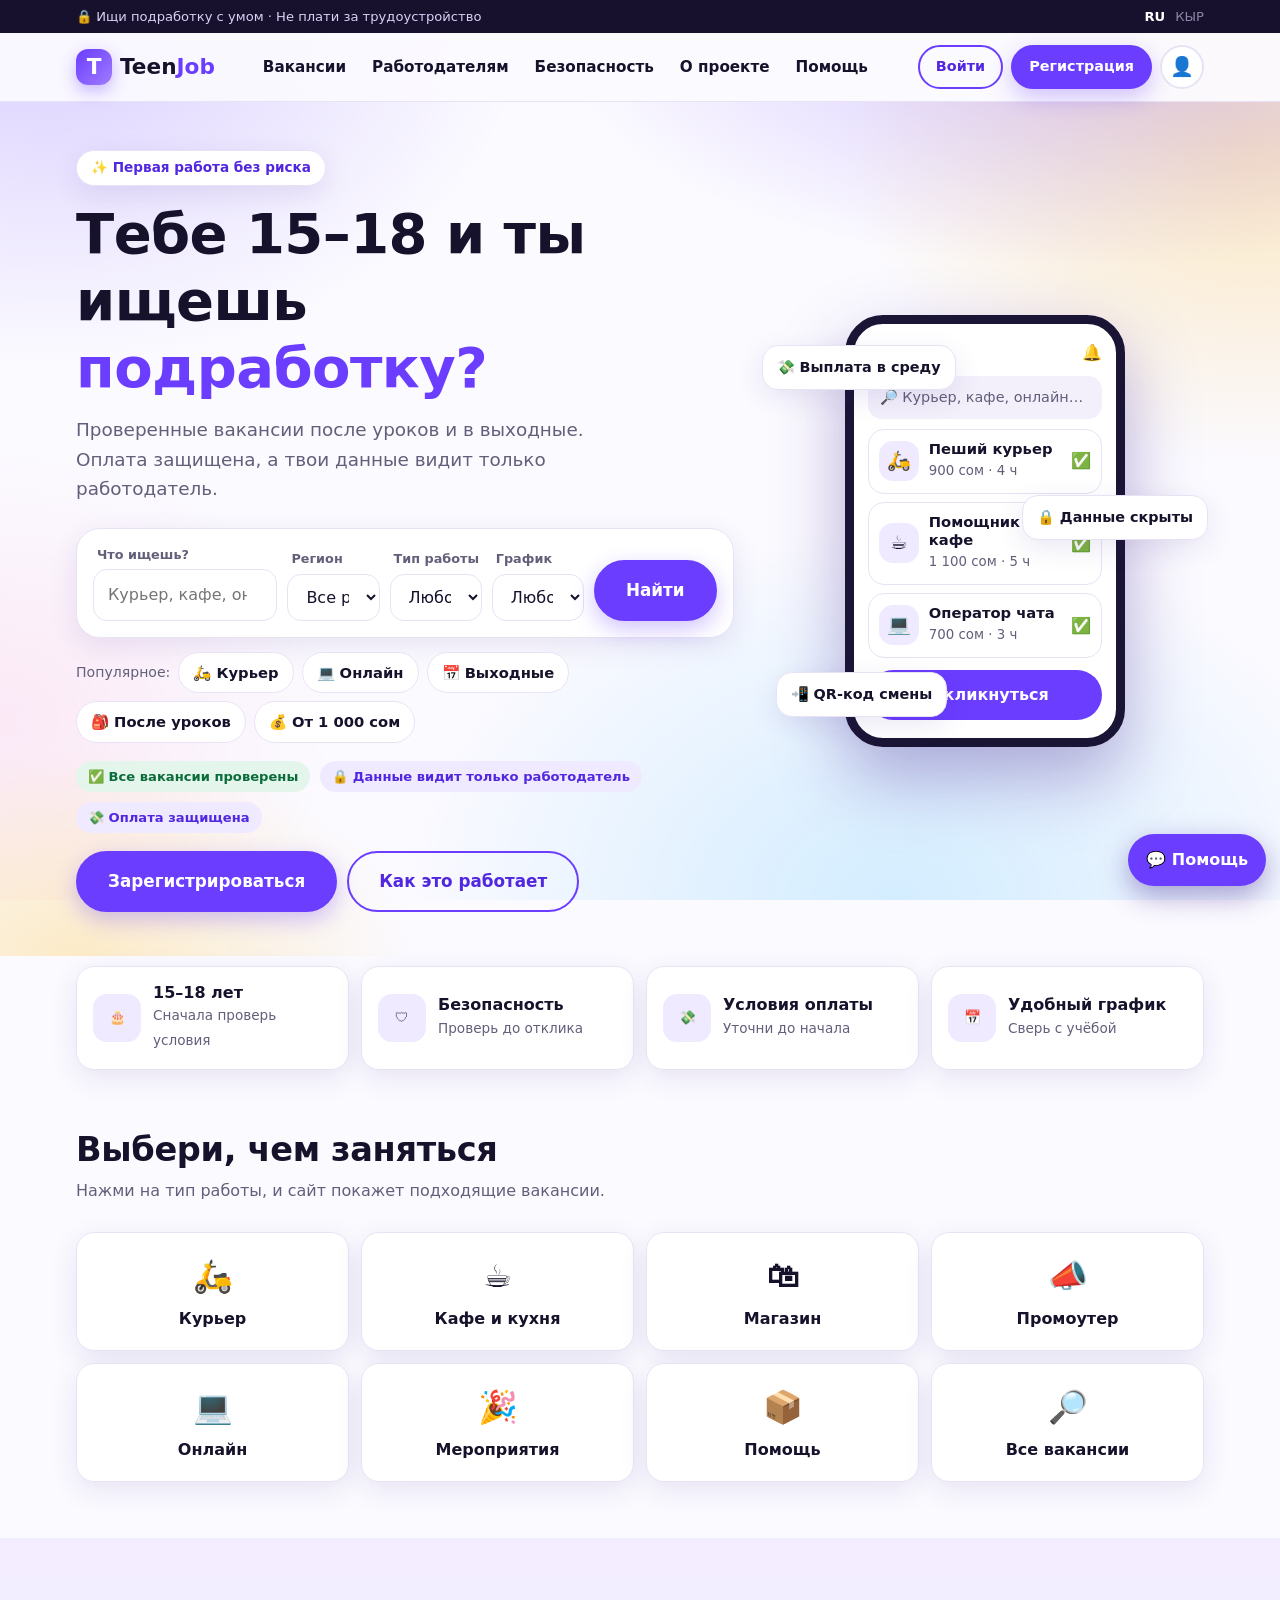
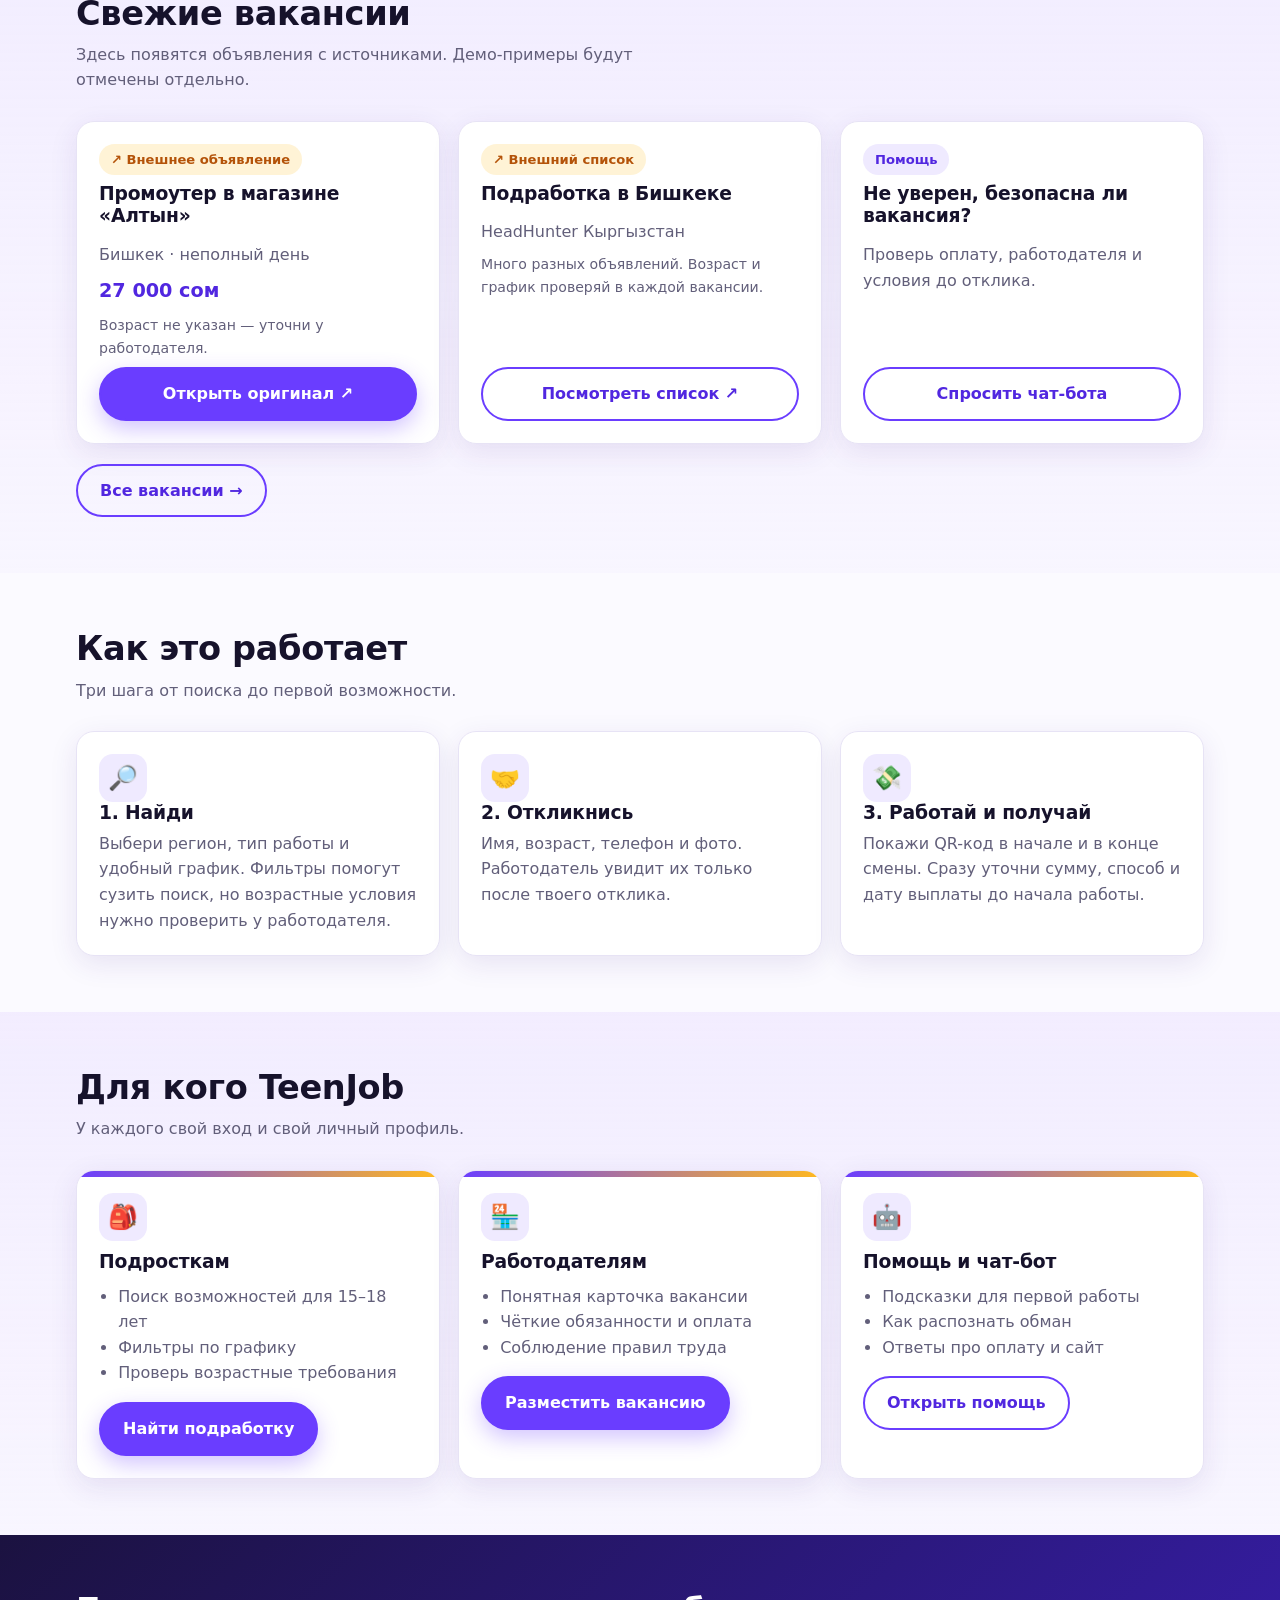
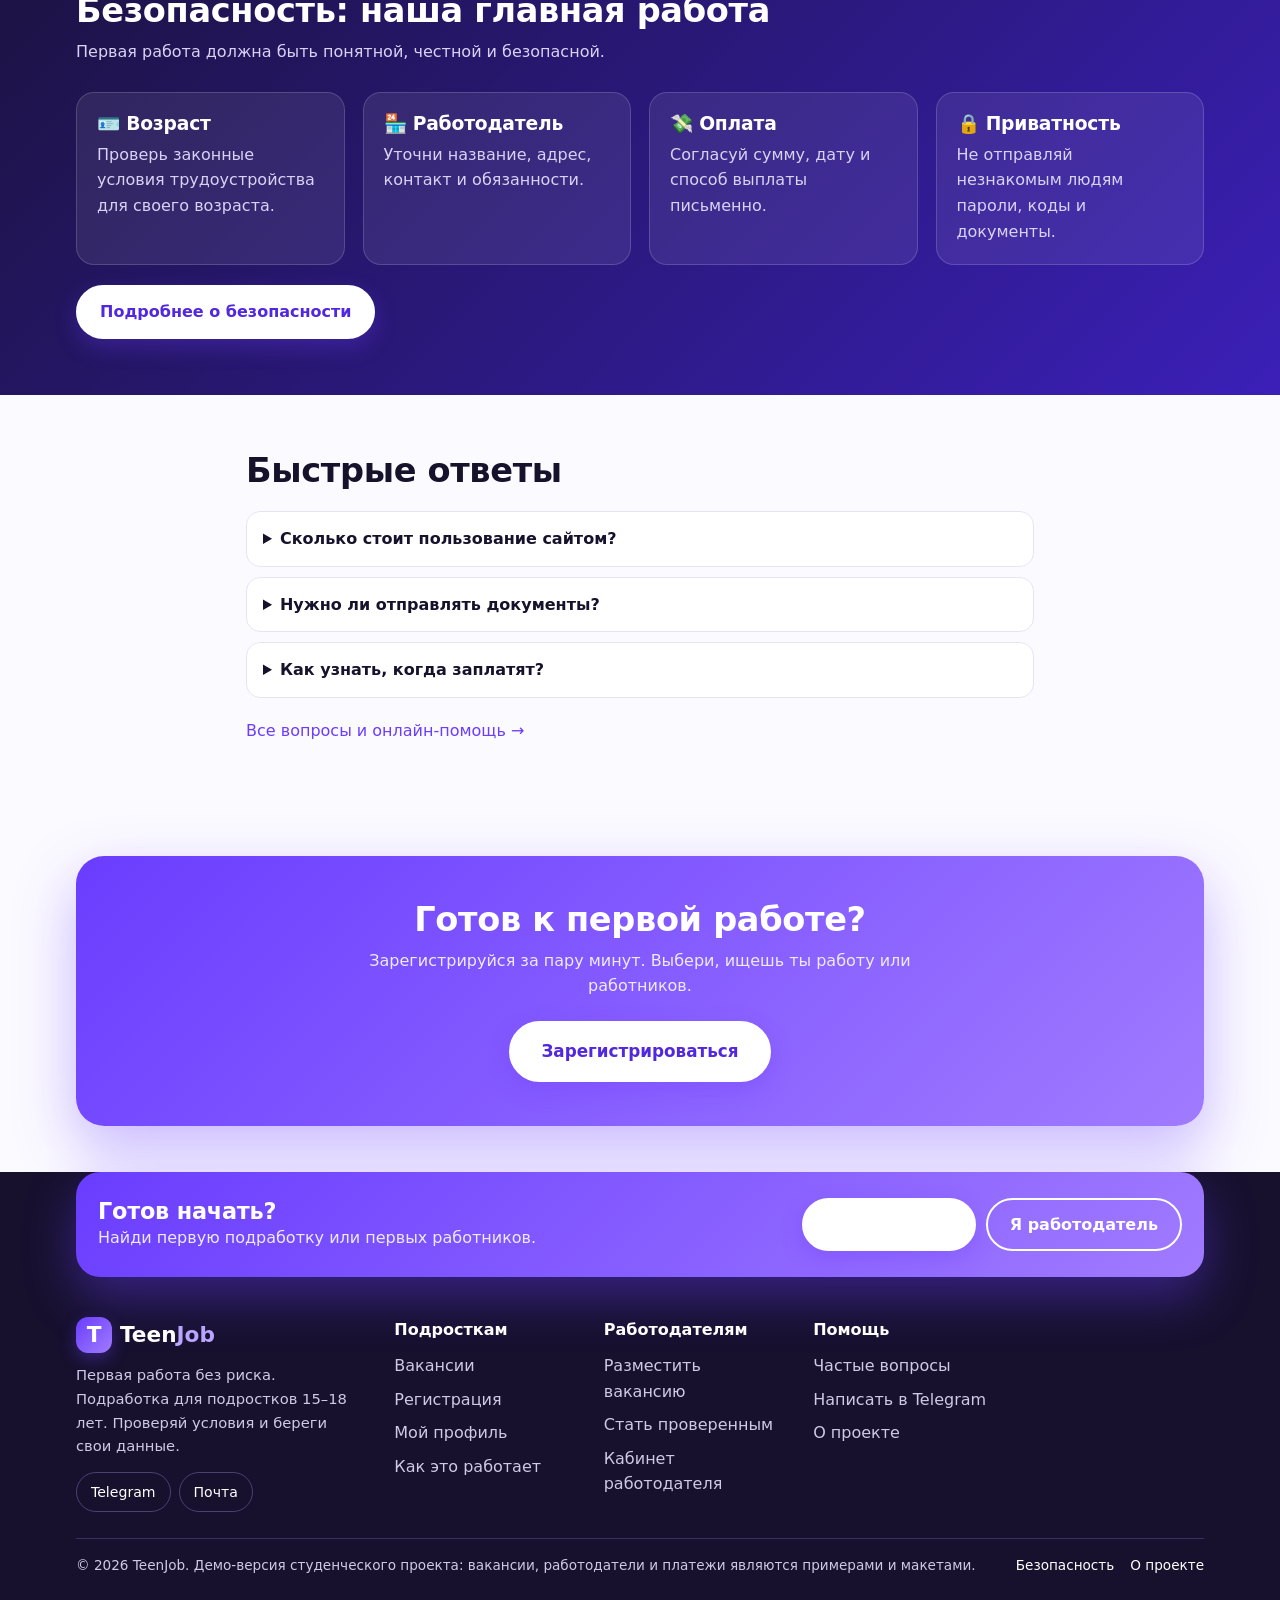
<file: index.html>
<!DOCTYPE html>
<html lang="ru">
<head>
  <meta charset="UTF-8">
  <meta name="viewport" content="width=device-width, initial-scale=1.0">
  <meta name="description" content="TeenJob: проверенная работа и подработка для подростков 15–18 лет. Проверяй условия, не плати за трудоустройство и береги личные данные.">
  <meta name="theme-color" content="#6a3dff">
  <title>TeenJob: подработка для подростков 15–18</title>
  <link rel="icon" href="data:image/svg+xml,%3Csvg xmlns='http://www.w3.org/2000/svg' viewBox='0 0 100 100'%3E%3Crect width='100' height='100' rx='24' fill='%236a3dff'/%3E%3Ctext x='50' y='72' font-size='62' text-anchor='middle' fill='white' font-family='Arial' font-weight='bold'%3ET%3C/text%3E%3C/svg%3E">
  <link rel="stylesheet" href="style.css">
</head>
<body data-page="home">
<a class="skip" href="#main">К содержимому</a>
<div class="topbar"><div class="container">
  <span class="tb-left">🔒 Ищи подработку с умом · Не плати за трудоустройство</span>
  <span class="lang" aria-label="Язык сайта"><b>RU</b><span title="Скоро">КЫР</span></span>
</div></div>
<header class="site-header"><div class="container header-inner">
  <a class="logo" href="index.html" aria-label="TeenJob, на главную"><span class="logo-mark">T</span><span>Teen<span class="t">Job</span></span></a>
  <button class="burger" type="button" aria-label="Открыть меню" aria-expanded="false" aria-controls="nav-wrap">☰</button>
  <div class="nav-wrap" id="nav-wrap">
    <nav class="nav" aria-label="Основное меню"><a class="link" href="jobs.html">Вакансии</a><a class="link" href="employers.html">Работодателям</a><a class="link" href="safety.html">Безопасность</a><a class="link" href="about.html">О проекте</a><a class="link" href="help.html">Помощь</a></nav>
    <div class="nav-actions">
      <a class="btn btn-ghost btn-sm" href="login.html">Войти</a>
      <a class="btn btn-sm" href="register.html" data-register>Регистрация</a>
      <a class="avatar-btn" href="profile.html" aria-label="Мой личный профиль" title="Мой профиль">👤</a>
    </div>
  </div>
</div></header>
<main id="main">
<section class="hero">
  <div class="container hero-grid">
    <div>
      <span class="eyebrow">✨ Первая работа без риска</span>
      <h1>Тебе 15–18 и ты ищешь <em>подработку?</em></h1>
      <p class="sub">Проверенные вакансии после уроков и в выходные. Оплата защищена, а твои данные видит только работодатель.</p>

      <form class="search-card" action="jobs.html" method="get" role="search">
        <div class="search-row">
          <div class="field">
            <label for="q">Что ищешь?</label>
            <input id="q" name="q" type="search" list="suggest" placeholder="Курьер, кафе, онлайн…" autocomplete="off">
            <datalist id="suggest"></datalist>
          </div>
          <div class="field"><label for="f-region">Регион</label><select id="f-region" name="region"></select></div>
          <div class="field"><label for="f-type">Тип работы</label><select id="f-type" name="type"></select></div>
          <div class="field"><label for="f-time">График</label><select id="f-time" name="time"></select></div>
          <button class="btn btn-lg" type="submit">Найти</button>
        </div>
      </form>

      <div class="chips" aria-label="Популярные запросы">
        <span class="muted small">Популярное:</span>
        <a class="chip" href="jobs.html?type=courier">🛵 Курьер</a>
        <a class="chip" href="jobs.html?type=online">💻 Онлайн</a>
        <a class="chip" href="jobs.html?time=weekend">📅 Выходные</a>
        <a class="chip" href="jobs.html?time=afterschool">🎒 После уроков</a>
        <a class="chip" href="jobs.html?pay=1000">💰 От 1 000 сом</a>
      </div>

      <div class="trust-row">
        <span class="badge ok">✅ Все вакансии проверены</span>
        <span class="badge">🔒 Данные видит только работодатель</span>
        <span class="badge">💸 Оплата защищена</span>
      </div>

      <div class="cta-row">
        <a class="btn btn-lg" href="register.html" data-register>Зарегистрироваться</a>
        <a class="btn btn-ghost btn-lg" href="#how">Как это работает</a>
      </div>
    </div>

    <div class="hero-art" aria-hidden="true">
      <div class="phone">
        <div class="phone-top"><b>TeenJob</b><span>🔔</span></div>
        <div class="phone-search">🔎 Курьер, кафе, онлайн…</div>
        <div class="mini-job"><span class="icon-bubble">🛵</span><div><b>Пеший курьер</b><small>900 сом · 4 ч</small></div><em>✅</em></div>
        <div class="mini-job"><span class="icon-bubble">☕</span><div><b>Помощник в кафе</b><small>1 100 сом · 5 ч</small></div><em>✅</em></div>
        <div class="mini-job"><span class="icon-bubble">💻</span><div><b>Оператор чата</b><small>700 сом · 3 ч</small></div><em>✅</em></div>
        <div class="phone-btn">Откликнуться</div>
      </div>
      <div class="float-badge fb1">💸 Выплата в среду</div>
      <div class="float-badge fb2">🔒 Данные скрыты</div>
      <div class="float-badge fb3">📲 QR-код смены</div>
    </div>
  </div>
</section>

<section style="padding:10px 0 40px">
  <div class="container">
    <div class="facts-strip">
      <div class="fs"><span class="icon-bubble">🎂</span><div><b>15–18 лет</b><span>Сначала проверь условия</span></div></div>
      <div class="fs"><span class="icon-bubble">🛡</span><div><b>Безопасность</b><span>Проверь до отклика</span></div></div>
      <div class="fs"><span class="icon-bubble">💸</span><div><b>Условия оплаты</b><span>Уточни до начала</span></div></div>
      <div class="fs"><span class="icon-bubble">📅</span><div><b>Удобный график</b><span>Сверь с учёбой</span></div></div>
    </div>
  </div>
</section>

<section style="padding-top:20px">
  <div class="container">
    <h2 class="h2">Выбери, чем заняться</h2>
    <p class="lead">Нажми на тип работы, и сайт покажет подходящие вакансии.</p>
    <div class="cat-grid">
      <a class="cat" href="jobs.html?type=courier"><span class="big">🛵</span>Курьер</a>
      <a class="cat" href="jobs.html?type=cafe"><span class="big">☕</span>Кафе и кухня</a>
      <a class="cat" href="jobs.html?type=shop"><span class="big">🛍</span>Магазин</a>
      <a class="cat" href="jobs.html?type=promo"><span class="big">📣</span>Промоутер</a>
      <a class="cat" href="jobs.html?type=online"><span class="big">💻</span>Онлайн</a>
      <a class="cat" href="jobs.html?type=event"><span class="big">🎉</span>Мероприятия</a>
      <a class="cat" href="jobs.html?type=help"><span class="big">📦</span>Помощь</a>
      <a class="cat" href="jobs.html"><span class="big">🔎</span>Все вакансии</a>
    </div>
  </div>
</section>

<section class="section-alt">
  <div class="container">
    <h2 class="h2">Свежие вакансии</h2>
    <p class="lead">Здесь появятся объявления с источниками. Демо-примеры будут отмечены отдельно.</p>
    <div class="grid g3" id="latest"></div>
    <p class="mt"><a class="btn btn-ghost" href="jobs.html">Все вакансии →</a></p>
  </div>
</section>

<section id="how">
  <div class="container">
    <h2 class="h2">Как это работает</h2>
    <p class="lead">Три шага от поиска до первой возможности.</p>
    <div class="grid g3">
      <div class="card"><div class="icon-bubble">🔎</div><h3>1. Найди</h3><p>Выбери регион, тип работы и удобный график. Фильтры помогут сузить поиск, но возрастные условия нужно проверить у работодателя.</p></div>
      <div class="card"><div class="icon-bubble">🤝</div><h3>2. Откликнись</h3><p>Имя, возраст, телефон и фото. Работодатель увидит их только после твоего отклика.</p></div>
      <div class="card"><div class="icon-bubble">💸</div><h3>3. Работай и получай</h3><p>Покажи QR-код в начале и в конце смены. Сразу уточни сумму, способ и дату выплаты до начала работы.</p></div>
    </div>
  </div>
</section>

<section class="section-alt">
  <div class="container">
    <h2 class="h2">Для кого TeenJob</h2>
    <p class="lead">У каждого свой вход и свой личный профиль.</p>
    <div class="grid g3">
      <div class="card aud"><div class="icon-bubble">🎒</div><h3 style="margin-top:10px">Подросткам</h3>
        <ul><li>Поиск возможностей для 15–18 лет</li><li>Фильтры по графику</li><li>Проверь возрастные требования</li></ul>
        <a class="btn" href="register.html#teen">Найти подработку</a></div>
      <div class="card aud"><div class="icon-bubble">🏪</div><h3 style="margin-top:10px">Работодателям</h3>
        <ul><li>Понятная карточка вакансии</li><li>Чёткие обязанности и оплата</li><li>Соблюдение правил труда</li></ul>
        <a class="btn" href="register.html#employer">Разместить вакансию</a></div>
      <div class="card aud"><div class="icon-bubble">🤖</div><h3 style="margin-top:10px">Помощь и чат-бот</h3>
        <ul><li>Подсказки для первой работы</li><li>Как распознать обман</li><li>Ответы про оплату и сайт</li></ul>
        <a class="btn btn-ghost" href="help.html">Открыть помощь</a></div>
    </div>
  </div>
</section>

<section class="section-dark">
  <div class="container">
    <h2 class="h2">Безопасность: наша главная работа</h2>
    <p class="lead">Первая работа должна быть понятной, честной и безопасной.</p>
    <div class="grid g4">
      <div class="dark-card"><h3>🪪 Возраст</h3><p>Проверь законные условия трудоустройства для своего возраста.</p></div>
      <div class="dark-card"><h3>🏪 Работодатель</h3><p>Уточни название, адрес, контакт и обязанности.</p></div>
      <div class="dark-card"><h3>💸 Оплата</h3><p>Согласуй сумму, дату и способ выплаты письменно.</p></div>
      <div class="dark-card"><h3>🔒 Приватность</h3><p>Не отправляй незнакомым людям пароли, коды и документы.</p></div>
    </div>
    <p class="mt"><a class="btn btn-white" href="safety.html">Подробнее о безопасности</a></p>
  </div>
</section>

<section>
  <div class="container" style="max-width:820px">
    <h2 class="h2">Быстрые ответы</h2>
    <div class="faq mt">
      <details><summary>Сколько стоит пользование сайтом?</summary><p>Для подростков сайт бесплатный.</p></details>
      <details><summary>Нужно ли отправлять документы?</summary><p>Нет. Это демо-версия: не загружай паспорт, фото документов или другие личные файлы.</p></details>
      <details><summary>Как узнать, когда заплатят?</summary><p>До начала работы уточни сумму, дату и способ оплаты. Демо-сайт не обрабатывает платежи.</p></details>
    </div>
    <p class="mt"><a href="help.html">Все вопросы и онлайн-помощь →</a></p>
  </div>
</section>

<section class="cta-final">
  <div class="container">
    <div class="cta-box">
      <h2 class="h2" style="color:#fff">Готов к первой работе?</h2>
      <p>Зарегистрируйся за пару минут. Выбери, ищешь ты работу или работников.</p>
      <a class="btn btn-white btn-lg" href="register.html" data-register>Зарегистрироваться</a>
    </div>
  </div>
</section>
</main>
<footer class="site-footer"><div class="container">
  <div class="footer-cta">
    <div><h3>Готов начать?</h3><p>Найди первую подработку или первых работников.</p></div>
    <div class="cta-row"><a class="btn btn-white" href="jobs.html">Найти работу</a><a class="btn btn-ghost" style="color:#fff;border-color:#fff" href="register.html#employer">Я работодатель</a></div>
  </div>
  <div class="footer-grid">
    <div class="footer-brand">
      <a class="logo" href="index.html"><span class="logo-mark">T</span><span>Teen<span class="t" style="color:#b9a4ff">Job</span></span></a>
      <p>Первая работа без риска. Подработка для подростков 15–18 лет. Проверяй условия и береги свои данные.</p>
      <div class="social"><a data-tg href="https://t.me/teenjob_support">Telegram</a><a href="mailto:team@teenjob.example">Почта</a></div>
    </div>
    <div><h4>Подросткам</h4><ul>
      <li><a href="jobs.html">Вакансии</a></li>
      <li><a href="register.html#teen">Регистрация</a></li>
      <li><a href="profile.html">Мой профиль</a></li>
      <li><a href="index.html#how">Как это работает</a></li></ul></div>
    <div><h4>Работодателям</h4><ul>
      <li><a href="employers.html#post">Разместить вакансию</a></li>
      <li><a href="register.html#employer">Стать проверенным</a></li>
      <li><a href="profile.html#employer">Кабинет работодателя</a></li></ul></div>
    <div><h4>Помощь</h4><ul>
      <li><a href="help.html">Частые вопросы</a></li>
      <li><a data-tg href="https://t.me/teenjob_support">Написать в Telegram</a></li>
      <li><a href="about.html">О проекте</a></li></ul></div>
  </div>
  <div class="footer-bottom">
    <span>© 2026 TeenJob. Демо-версия студенческого проекта: вакансии, работодатели и платежи являются примерами и макетами.</span>
    <nav aria-label="Правовая информация"><a href="safety.html">Безопасность</a><a href="about.html">О проекте</a></nav>
  </div>
</div></footer>
<div class="modal" id="reg-modal" role="dialog" aria-modal="true" aria-labelledby="reg-title">
  <div class="modal-box">
    <button class="modal-close" type="button" aria-label="Закрыть">✕</button>
    <h2 class="h2" id="reg-title">Кто ты?</h2>
    <p class="muted">Выбери, и мы покажем нужную регистрацию.</p>
    <div class="choice-grid">
      <a class="choice" href="register.html#teen"><span class="big">🎒</span><b>Я ищу работу</b><span class="muted small">Мне 15–18 лет, хочу подработку</span></a>
      <a class="choice" href="register.html#employer"><span class="big">🏪</span><b>Я работодатель</b><span class="muted small">Ищу ответственных подростков</span></a>
    </div>
    <p class="small muted mt">Уже есть профиль? <a href="login.html">Войти</a></p>
  </div>
</div>
<a class="support-fab" href="help.html#chat" aria-label="Онлайн-помощь">💬 Помощь</a>
<script src="script.js"></script>
</body>
</html>
</file>
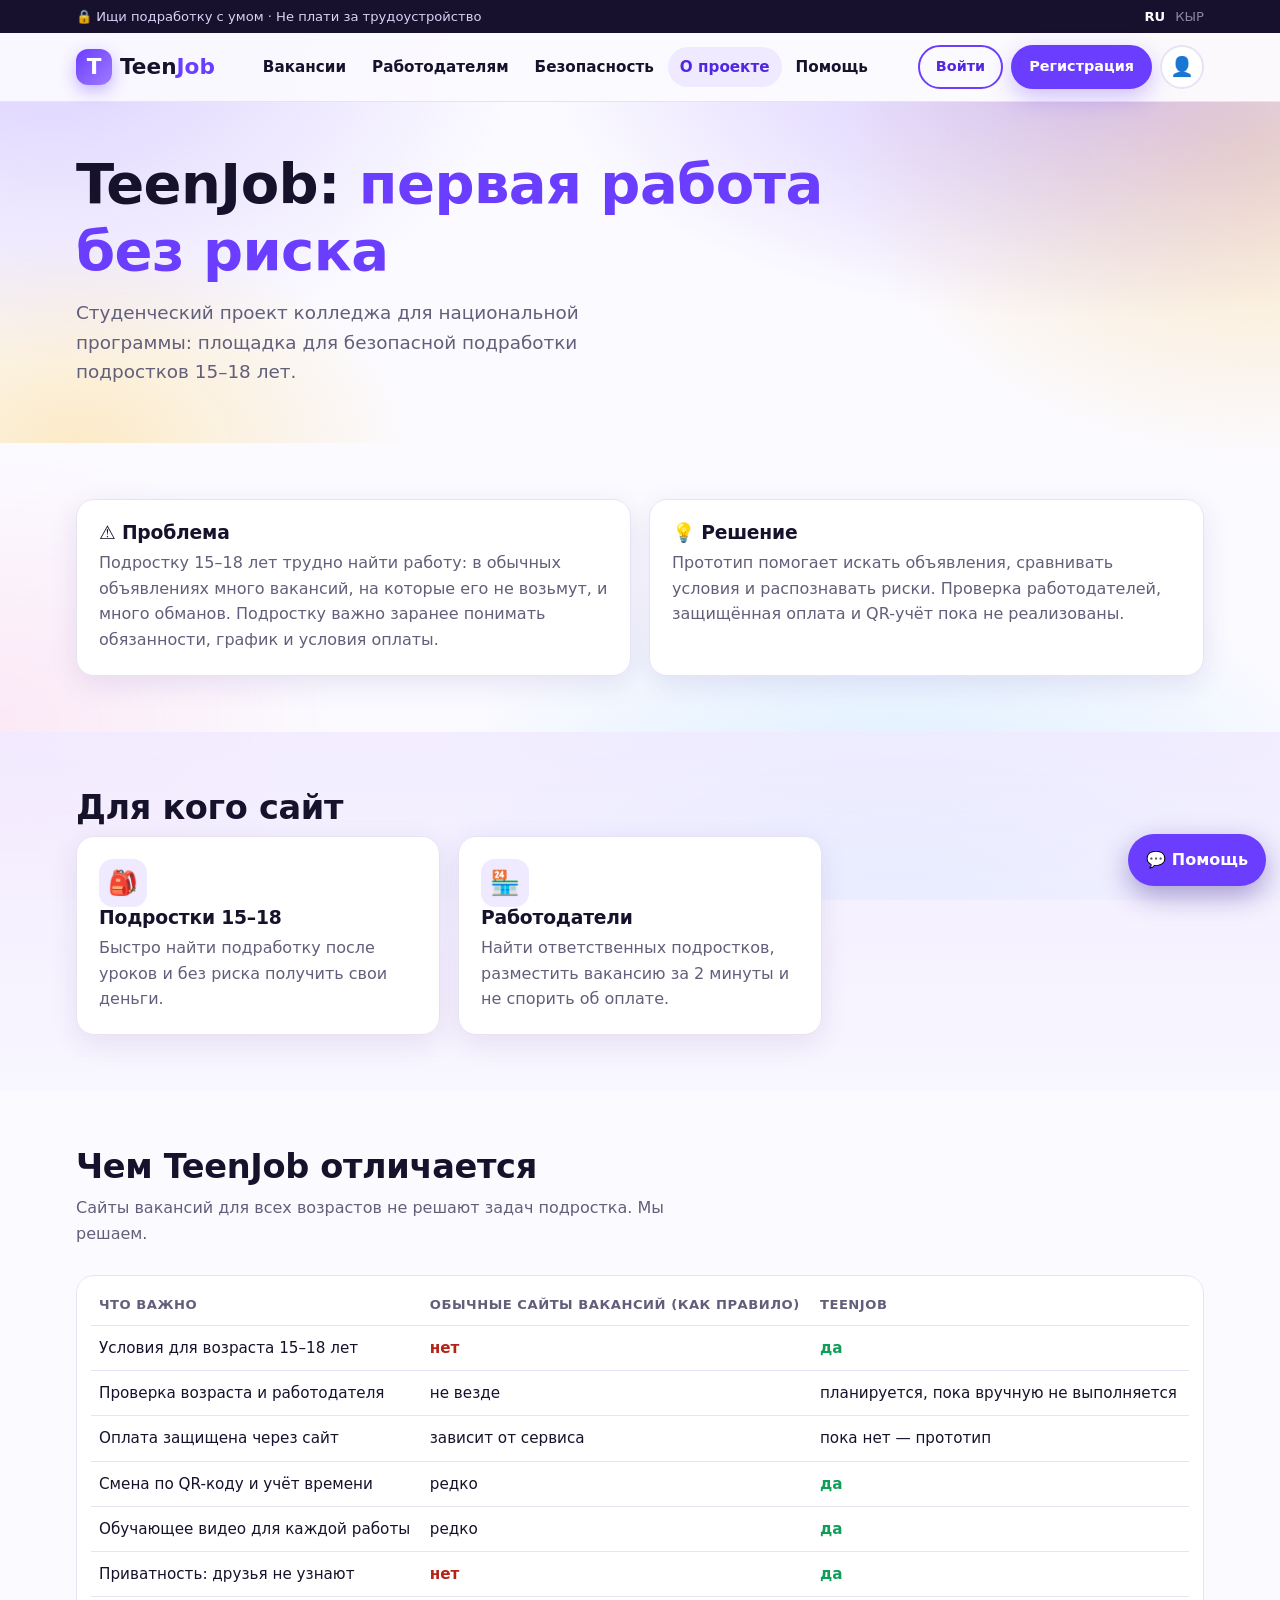
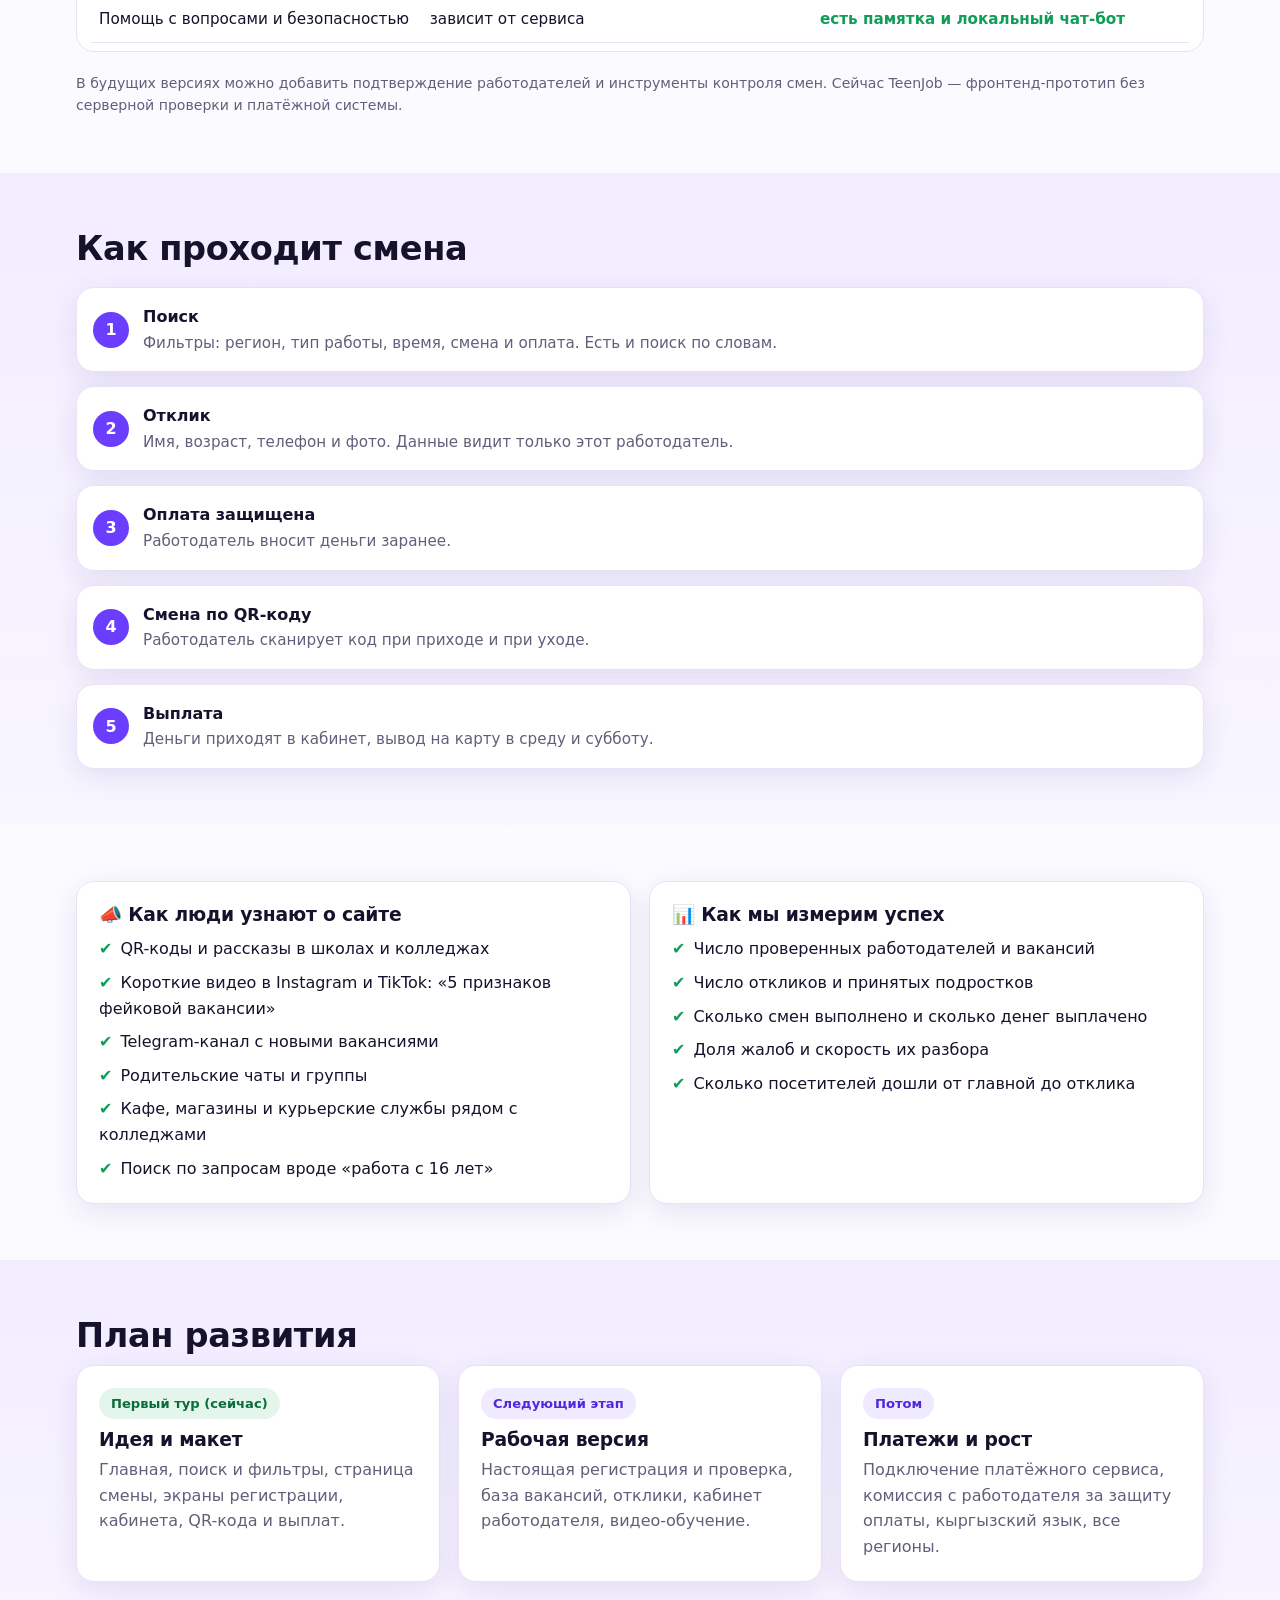
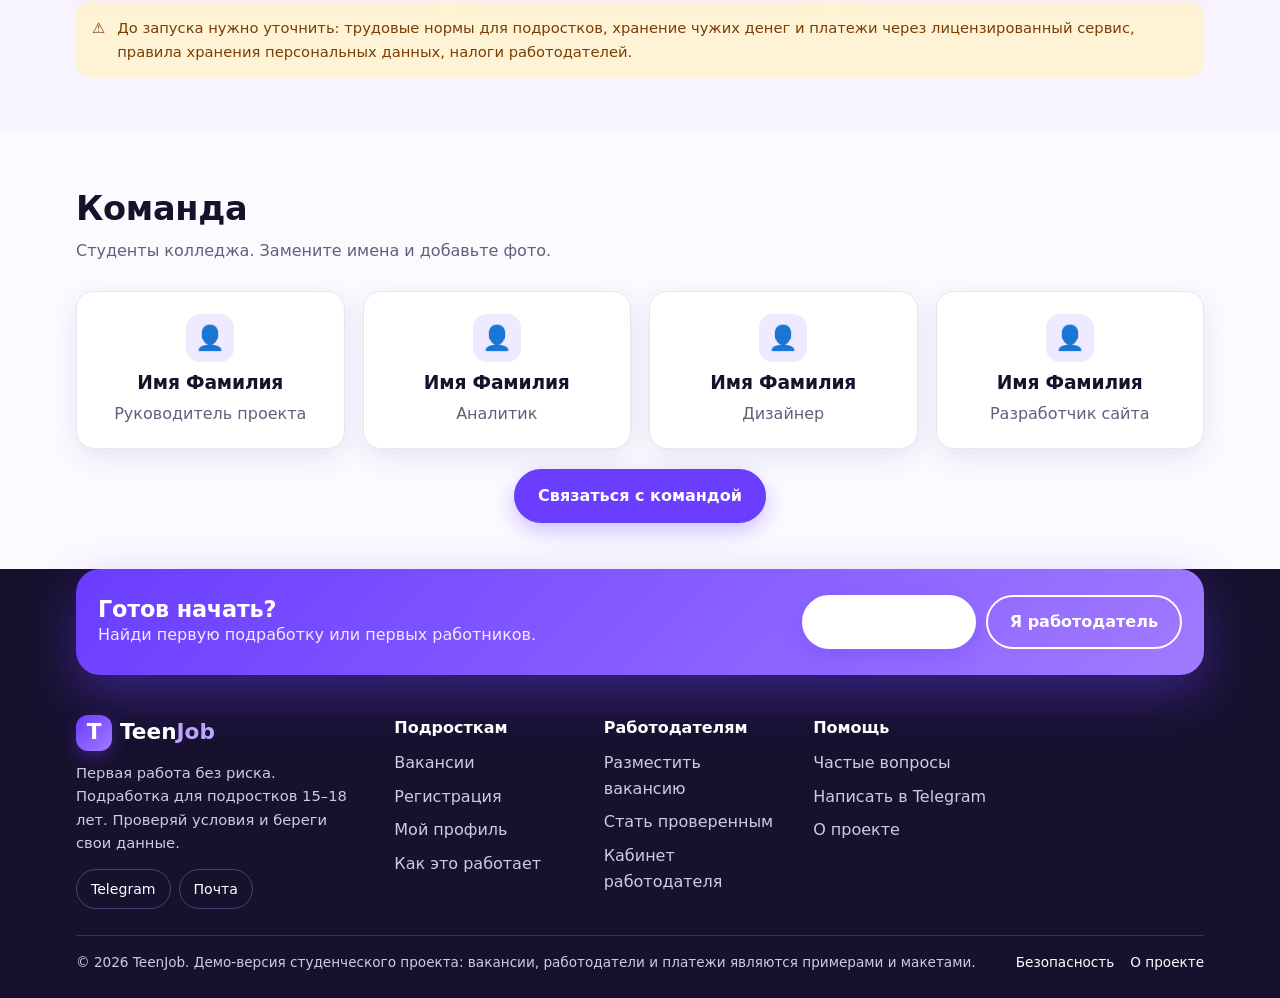
<file: about.html>
<!DOCTYPE html>
<html lang="ru">
<head>
  <meta charset="UTF-8">
  <meta name="viewport" content="width=device-width, initial-scale=1.0">
  <meta name="description" content="О проекте TeenJob: проблема, решение, чем мы отличаемся, план развития и команда.">
  <meta name="theme-color" content="#6a3dff">
  <title>О проекте · TeenJob</title>
  <link rel="icon" href="data:image/svg+xml,%3Csvg xmlns='http://www.w3.org/2000/svg' viewBox='0 0 100 100'%3E%3Crect width='100' height='100' rx='24' fill='%236a3dff'/%3E%3Ctext x='50' y='72' font-size='62' text-anchor='middle' fill='white' font-family='Arial' font-weight='bold'%3ET%3C/text%3E%3C/svg%3E">
  <link rel="stylesheet" href="style.css">
</head>
<body data-page="about">
<a class="skip" href="#main">К содержимому</a>
<div class="topbar"><div class="container">
  <span class="tb-left">🔒 Ищи подработку с умом · Не плати за трудоустройство</span>
  <span class="lang" aria-label="Язык сайта"><b>RU</b><span title="Скоро">КЫР</span></span>
</div></div>
<header class="site-header"><div class="container header-inner">
  <a class="logo" href="index.html" aria-label="TeenJob, на главную"><span class="logo-mark">T</span><span>Teen<span class="t">Job</span></span></a>
  <button class="burger" type="button" aria-label="Открыть меню" aria-expanded="false" aria-controls="nav-wrap">☰</button>
  <div class="nav-wrap" id="nav-wrap">
    <nav class="nav" aria-label="Основное меню"><a class="link" href="jobs.html">Вакансии</a><a class="link" href="employers.html">Работодателям</a><a class="link" href="safety.html">Безопасность</a><a class="link active" href="about.html">О проекте</a><a class="link" href="help.html">Помощь</a></nav>
    <div class="nav-actions">
      <a class="btn btn-ghost btn-sm" href="login.html">Войти</a>
      <a class="btn btn-sm" href="register.html" data-register>Регистрация</a>
      <a class="avatar-btn" href="profile.html" aria-label="Мой личный профиль" title="Мой профиль">👤</a>
    </div>
  </div>
</div></header>
<main id="main">
<section class="hero" style="padding-bottom:32px">
      <div class="container">
        <h1>TeenJob: <em>первая работа без риска</em></h1>
        <p class="sub">Студенческий проект колледжа для национальной программы: площадка для безопасной подработки подростков 15–18 лет.</p>
      </div>
    </section>

    <section>
      <div class="container">
        <div class="grid g2">
          <div class="card"><h3>⚠️ Проблема</h3><p>Подростку 15–18 лет трудно найти работу: в обычных объявлениях много вакансий, на которые его не возьмут, и много обманов. Подростку важно заранее понимать обязанности, график и условия оплаты.</p></div>
          <div class="card"><h3>💡 Решение</h3><p>Прототип помогает искать объявления, сравнивать условия и распознавать риски. Проверка работодателей, защищённая оплата и QR-учёт пока не реализованы.</p></div>
        </div>
      </div>
    </section>

    <section class="section-alt">
      <div class="container">
        <h2 class="h2">Для кого сайт</h2>
        <div class="grid g3">
          <div class="card"><div class="icon-bubble">🎒</div><h3>Подростки 15–18</h3><p>Быстро найти подработку после уроков и без риска получить свои деньги.</p></div>
          <div class="card"><div class="icon-bubble">🏪</div><h3>Работодатели</h3><p>Найти ответственных подростков, разместить вакансию за 2 минуты и не спорить об оплате.</p></div>
        </div>
      </div>
    </section>

    <section>
      <div class="container">
        <h2 class="h2">Чем TeenJob отличается</h2>
        <p class="lead">Сайты вакансий для всех возрастов не решают задач подростка. Мы решаем.</p>
        <div class="table-wrap">
          <table>
            <thead><tr><th>Что важно</th><th>Обычные сайты вакансий (как правило)</th><th>TeenJob</th></tr></thead>
            <tbody>
              <tr><td>Условия для возраста 15–18 лет</td><td class="no">нет</td><td class="yes">да</td></tr>
              <tr><td>Проверка возраста и работодателя</td><td>не везде</td><td>планируется, пока вручную не выполняется</td></tr>
              <tr><td>Оплата защищена через сайт</td><td>зависит от сервиса</td><td>пока нет — прототип</td></tr>
              <tr><td>Смена по QR-коду и учёт времени</td><td>редко</td><td class="yes">да</td></tr>
              <tr><td>Обучающее видео для каждой работы</td><td>редко</td><td class="yes">да</td></tr>
              <tr><td>Приватность: друзья не узнают</td><td class="no">нет</td><td class="yes">да</td></tr>
              <tr><td>Помощь с вопросами и безопасностью</td><td>зависит от сервиса</td><td class="yes">есть памятка и локальный чат-бот</td></tr>
            </tbody>
          </table>
        </div>
        <!-- Когда проверите приложения «С учебы на работу», ishtapp, EasyTap, добавьте сюда
             отдельную таблицу сравнения с честными данными из самих приложений. -->
        <p class="small muted mt">В будущих версиях можно добавить подтверждение работодателей и инструменты контроля смен. Сейчас TeenJob — фронтенд-прототип без серверной проверки и платёжной системы.</p>
      </div>
    </section>

    <section class="section-alt">
      <div class="container">
        <h2 class="h2">Как проходит смена</h2>
        <ol class="steps" style="margin-top:18px">
          <li><strong>Поиск</strong><span>Фильтры: регион, тип работы, время, смена и оплата. Есть и поиск по словам.</span></li>
          <li><strong>Отклик</strong><span>Имя, возраст, телефон и фото. Данные видит только этот работодатель.</span></li>
          <li><strong>Оплата защищена</strong><span>Работодатель вносит деньги заранее.</span></li>
          <li><strong>Смена по QR-коду</strong><span>Работодатель сканирует код при приходе и при уходе.</span></li>
          <li><strong>Выплата</strong><span>Деньги приходят в кабинет, вывод на карту в среду и субботу.</span></li>
        </ol>
      </div>
    </section>

    <section>
      <div class="container">
        <div class="grid g2">
          <div class="card">
            <h3>📣 Как люди узнают о сайте</h3>
            <ul class="checks" style="margin-top:10px">
              <li>QR-коды и рассказы в школах и колледжах</li>
              <li>Короткие видео в Instagram и TikTok: «5 признаков фейковой вакансии»</li>
              <li>Telegram-канал с новыми вакансиями</li>
              <li>Родительские чаты и группы</li>
              <li>Кафе, магазины и курьерские службы рядом с колледжами</li>
              <li>Поиск по запросам вроде «работа с 16 лет»</li>
            </ul>
          </div>
          <div class="card">
            <h3>📊 Как мы измерим успех</h3>
            <ul class="checks" style="margin-top:10px">
              <li>Число проверенных работодателей и вакансий</li>
              <li>Число откликов и принятых подростков</li>
              <li>Сколько смен выполнено и сколько денег выплачено</li>
              <li>Доля жалоб и скорость их разбора</li>
              <li>Сколько посетителей дошли от главной до отклика</li>
            </ul>
          </div>
        </div>
      </div>
    </section>

    <section class="section-alt">
      <div class="container">
        <h2 class="h2">План развития</h2>
        <div class="grid g3">
          <div class="card"><span class="badge ok">Первый тур (сейчас)</span><h3 style="margin-top:10px">Идея и макет</h3><p>Главная, поиск и фильтры, страница смены, экраны регистрации, кабинета, QR-кода и выплат.</p></div>
          <div class="card"><span class="badge">Следующий этап</span><h3 style="margin-top:10px">Рабочая версия</h3><p>Настоящая регистрация и проверка, база вакансий, отклики, кабинет работодателя, видео-обучение.</p></div>
          <div class="card"><span class="badge">Потом</span><h3 style="margin-top:10px">Платежи и рост</h3><p>Подключение платёжного сервиса, комиссия с работодателя за защиту оплаты, кыргызский язык, все регионы.</p></div>
        </div>
        <div class="notice mt"><span>⚠️</span><span>До запуска нужно уточнить: трудовые нормы для подростков, хранение чужих денег и платежи через лицензированный сервис, правила хранения персональных данных, налоги работодателей.</span></div>
      </div>
    </section>

    <section>
      <div class="container">
        <h2 class="h2">Команда</h2>
        <p class="lead">Студенты колледжа. Замените имена и добавьте фото.</p>
        <div class="grid g4">
          <div class="card center"><div class="icon-bubble" style="margin:0 auto 10px">👤</div><h3>Имя Фамилия</h3><p>Руководитель проекта</p></div>
          <div class="card center"><div class="icon-bubble" style="margin:0 auto 10px">👤</div><h3>Имя Фамилия</h3><p>Аналитик</p></div>
          <div class="card center"><div class="icon-bubble" style="margin:0 auto 10px">👤</div><h3>Имя Фамилия</h3><p>Дизайнер</p></div>
          <div class="card center"><div class="icon-bubble" style="margin:0 auto 10px">👤</div><h3>Имя Фамилия</h3><p>Разработчик сайта</p></div>
        </div>
        <p class="mt center"><a class="btn" href="help.html">Связаться с командой</a></p>
      </div>
    </section>
</main>
<footer class="site-footer"><div class="container">
  <div class="footer-cta">
    <div><h3>Готов начать?</h3><p>Найди первую подработку или первых работников.</p></div>
    <div class="cta-row"><a class="btn btn-white" href="jobs.html">Найти работу</a><a class="btn btn-ghost" style="color:#fff;border-color:#fff" href="register.html#employer">Я работодатель</a></div>
  </div>
  <div class="footer-grid">
    <div class="footer-brand">
      <a class="logo" href="index.html"><span class="logo-mark">T</span><span>Teen<span class="t" style="color:#b9a4ff">Job</span></span></a>
      <p>Первая работа без риска. Подработка для подростков 15–18 лет. Проверяй условия и береги свои данные.</p>
      <div class="social"><a data-tg href="https://t.me/teenjob_support">Telegram</a><a href="mailto:team@teenjob.example">Почта</a></div>
    </div>
    <div><h4>Подросткам</h4><ul>
      <li><a href="jobs.html">Вакансии</a></li>
      <li><a href="register.html#teen">Регистрация</a></li>
      <li><a href="profile.html">Мой профиль</a></li>
      <li><a href="index.html#how">Как это работает</a></li></ul></div>
    <div><h4>Работодателям</h4><ul>
      <li><a href="employers.html#post">Разместить вакансию</a></li>
      <li><a href="register.html#employer">Стать проверенным</a></li>
      <li><a href="profile.html#employer">Кабинет работодателя</a></li></ul></div>
    <div><h4>Помощь</h4><ul>
      <li><a href="help.html">Частые вопросы</a></li>
      <li><a data-tg href="https://t.me/teenjob_support">Написать в Telegram</a></li>
      <li><a href="about.html">О проекте</a></li></ul></div>
  </div>
  <div class="footer-bottom">
    <span>© 2026 TeenJob. Демо-версия студенческого проекта: вакансии, работодатели и платежи являются примерами и макетами.</span>
    <nav aria-label="Правовая информация"><a href="safety.html">Безопасность</a><a href="about.html">О проекте</a></nav>
  </div>
</div></footer>
<div class="modal" id="reg-modal" role="dialog" aria-modal="true" aria-labelledby="reg-title">
  <div class="modal-box">
    <button class="modal-close" type="button" aria-label="Закрыть">✕</button>
    <h2 class="h2" id="reg-title">Кто ты?</h2>
    <p class="muted">Выбери, и мы покажем нужную регистрацию.</p>
    <div class="choice-grid">
      <a class="choice" href="register.html#teen"><span class="big">🎒</span><b>Я ищу работу</b><span class="muted small">Мне 15–18 лет, хочу подработку</span></a>
      <a class="choice" href="register.html#employer"><span class="big">🏪</span><b>Я работодатель</b><span class="muted small">Ищу ответственных подростков</span></a>
    </div>
    <p class="small muted mt">Уже есть профиль? <a href="login.html">Войти</a></p>
  </div>
</div>
<a class="support-fab" href="help.html#chat" aria-label="Онлайн-помощь">💬 Помощь</a>
<script src="script.js"></script>
</body>
</html>
</file>
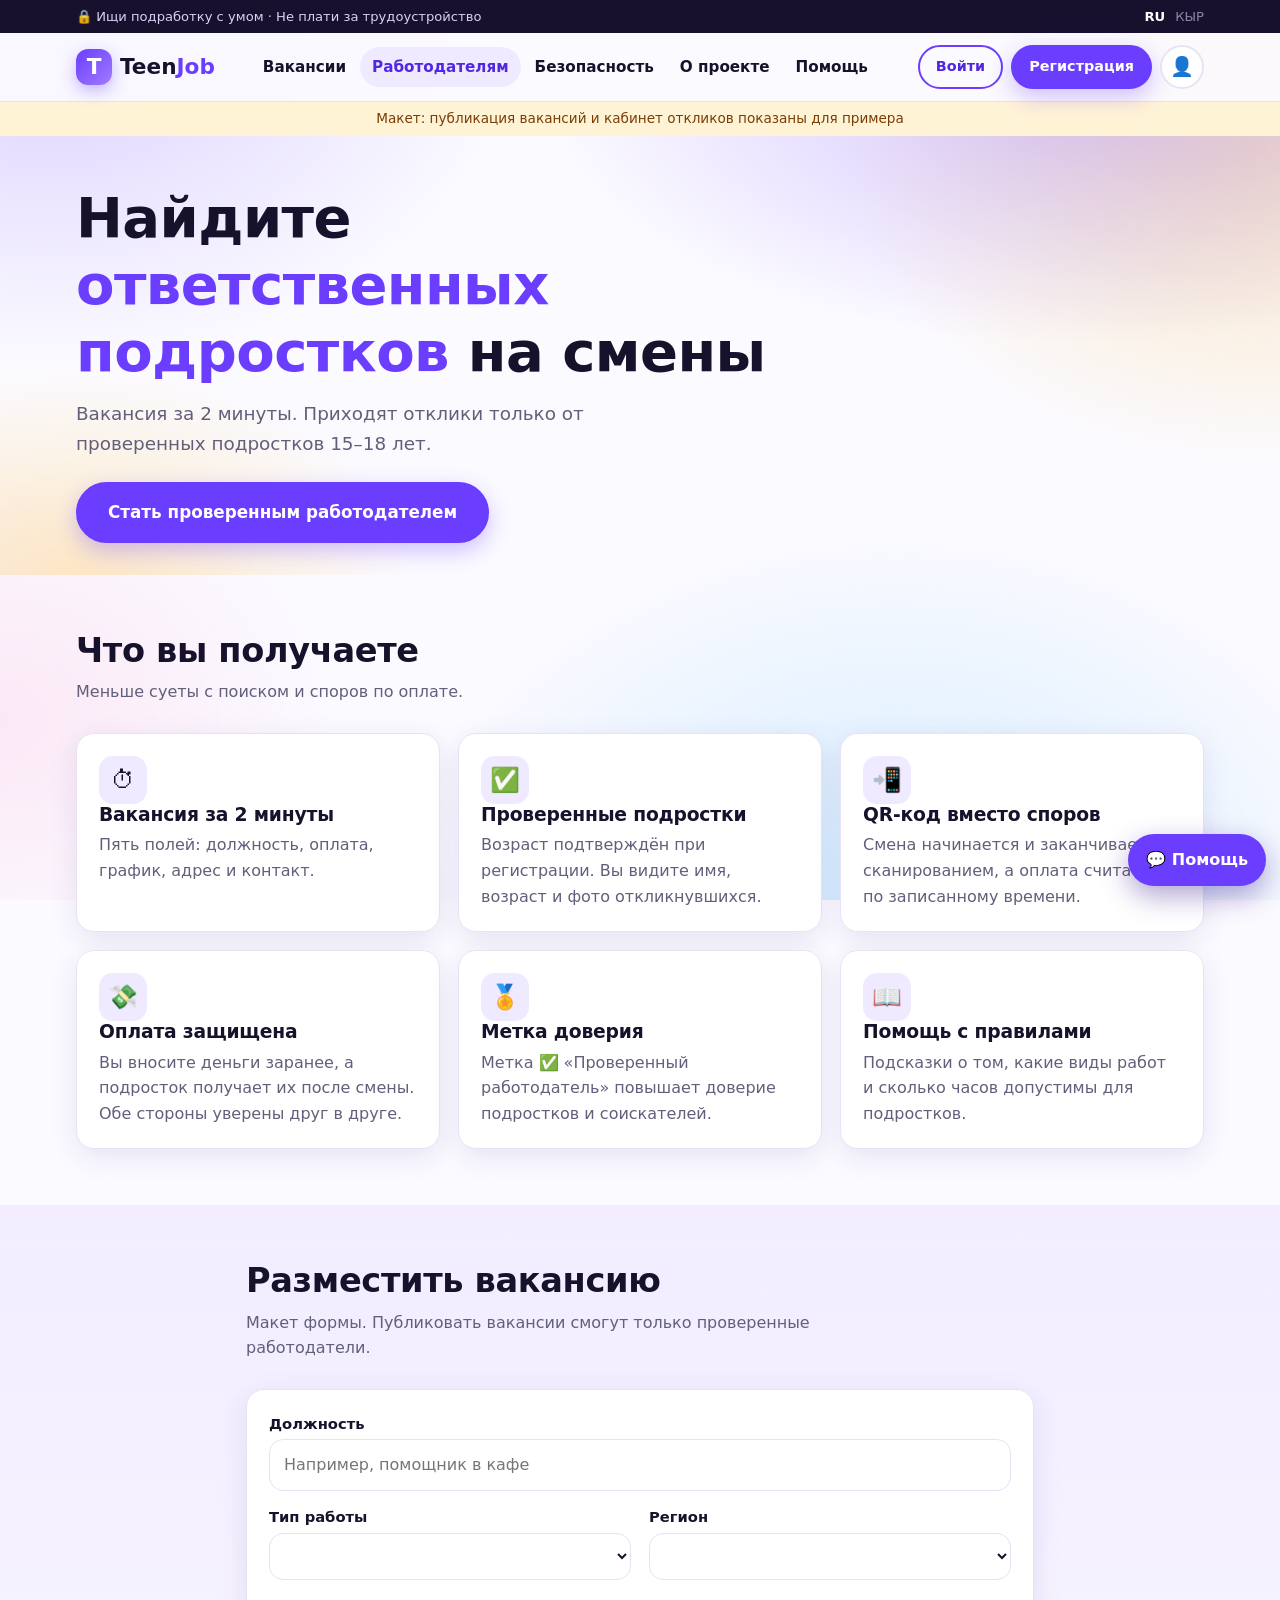
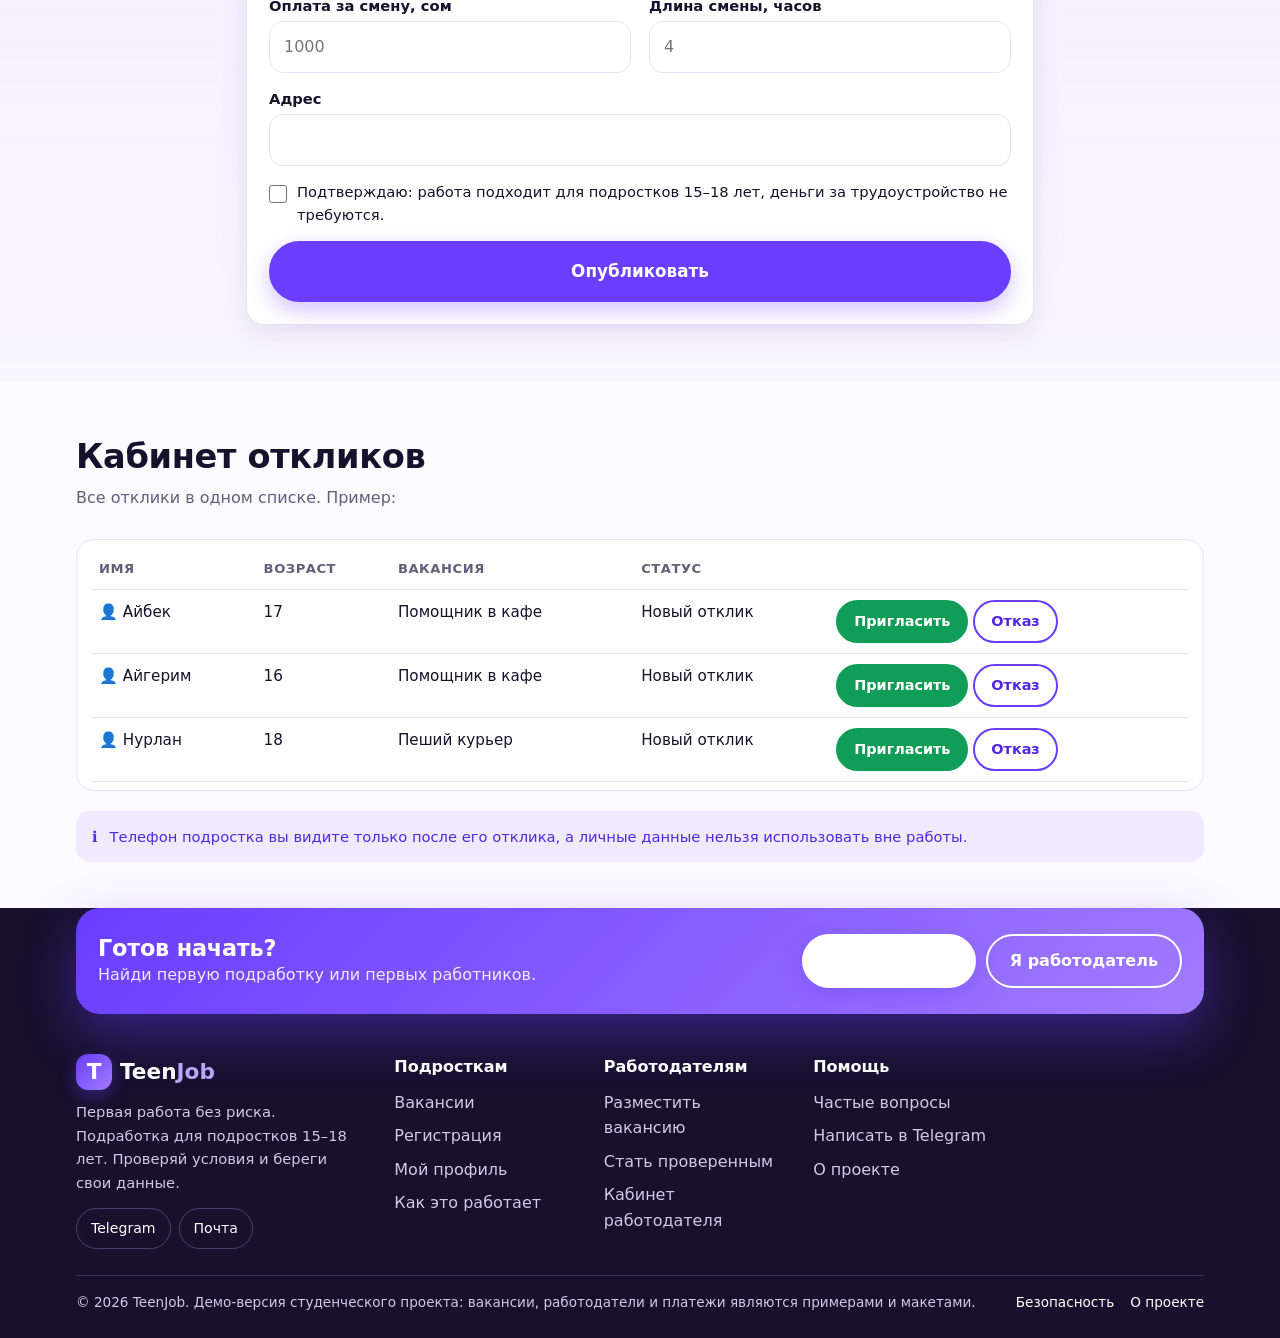
<file: employers.html>
<!DOCTYPE html>
<html lang="ru">
<head>
  <meta charset="UTF-8">
  <meta name="viewport" content="width=device-width, initial-scale=1.0">
  <meta name="description" content="TeenJob для работодателей: найдите ответственных подростков 15–18 лет на смены. Вакансия за 2 минуты, оплата защищена.">
  <meta name="theme-color" content="#6a3dff">
  <title>Работодателям · TeenJob</title>
  <link rel="icon" href="data:image/svg+xml,%3Csvg xmlns='http://www.w3.org/2000/svg' viewBox='0 0 100 100'%3E%3Crect width='100' height='100' rx='24' fill='%236a3dff'/%3E%3Ctext x='50' y='72' font-size='62' text-anchor='middle' fill='white' font-family='Arial' font-weight='bold'%3ET%3C/text%3E%3C/svg%3E">
  <link rel="stylesheet" href="style.css">
</head>
<body data-page="employers">
<a class="skip" href="#main">К содержимому</a>
<div class="topbar"><div class="container">
  <span class="tb-left">🔒 Ищи подработку с умом · Не плати за трудоустройство</span>
  <span class="lang" aria-label="Язык сайта"><b>RU</b><span title="Скоро">КЫР</span></span>
</div></div>
<header class="site-header"><div class="container header-inner">
  <a class="logo" href="index.html" aria-label="TeenJob, на главную"><span class="logo-mark">T</span><span>Teen<span class="t">Job</span></span></a>
  <button class="burger" type="button" aria-label="Открыть меню" aria-expanded="false" aria-controls="nav-wrap">☰</button>
  <div class="nav-wrap" id="nav-wrap">
    <nav class="nav" aria-label="Основное меню"><a class="link" href="jobs.html">Вакансии</a><a class="link active" href="employers.html">Работодателям</a><a class="link" href="safety.html">Безопасность</a><a class="link" href="about.html">О проекте</a><a class="link" href="help.html">Помощь</a></nav>
    <div class="nav-actions">
      <a class="btn btn-ghost btn-sm" href="login.html">Войти</a>
      <a class="btn btn-sm" href="register.html" data-register>Регистрация</a>
      <a class="avatar-btn" href="profile.html" aria-label="Мой личный профиль" title="Мой профиль">👤</a>
    </div>
  </div>
</div></header>
<main id="main">
<div class="demo-bar">Макет: публикация вакансий и кабинет откликов показаны для примера</div>

    <section class="hero" style="padding-bottom:32px">
      <div class="container">
        <h1>Найдите <em>ответственных подростков</em> на смены</h1>
        <p class="sub">Вакансия за 2 минуты. Приходят отклики только от проверенных подростков 15–18 лет.</p>
        <a class="btn btn-lg" href="register.html#employer">Стать проверенным работодателем</a>
      </div>
    </section>

    <section>
      <div class="container">
        <h2 class="h2">Что вы получаете</h2>
        <p class="lead">Меньше суеты с поиском и споров по оплате.</p>
        <div class="grid g3">
          <div class="card"><div class="icon-bubble">⏱</div><h3>Вакансия за 2 минуты</h3><p>Пять полей: должность, оплата, график, адрес и контакт.</p></div>
          <div class="card"><div class="icon-bubble">✅</div><h3>Проверенные подростки</h3><p>Возраст подтверждён при регистрации. Вы видите имя, возраст и фото откликнувшихся.</p></div>
          <div class="card"><div class="icon-bubble">📲</div><h3>QR-код вместо споров</h3><p>Смена начинается и заканчивается сканированием, а оплата считается по записанному времени.</p></div>
          <div class="card"><div class="icon-bubble">💸</div><h3>Оплата защищена</h3><p>Вы вносите деньги заранее, а подросток получает их после смены. Обе стороны уверены друг в друге.</p></div>
          <div class="card"><div class="icon-bubble">🏅</div><h3>Метка доверия</h3><p>Метка ✅ «Проверенный работодатель» повышает доверие подростков и соискателей.</p></div>
          <div class="card"><div class="icon-bubble">📖</div><h3>Помощь с правилами</h3><p>Подсказки о том, какие виды работ и сколько часов допустимы для подростков.</p></div>
        </div>
      </div>
    </section>

    <section class="section-alt">
      <div class="container" style="max-width:820px">
        <h2 class="h2" id="post">Разместить вакансию</h2>
        <p class="lead">Макет формы. Публиковать вакансии смогут только проверенные работодатели.</p>
        <div class="card">
          <form class="form" data-mock>
            <div><label class="lbl" for="e-title">Должность</label><input id="e-title" type="text" placeholder="Например, помощник в кафе" required></div>
            <div class="grid g2">
              <div><label class="lbl" for="e-type">Тип работы</label><select id="e-type" required></select></div>
              <div><label class="lbl" for="e-region">Регион</label><select id="e-region" required></select></div>
            </div>
            <div class="grid g2">
              <div><label class="lbl" for="e-pay">Оплата за смену, сом</label><input id="e-pay" type="number" min="0" step="50" placeholder="1000" required></div>
              <div><label class="lbl" for="e-hours">Длина смены, часов</label><input id="e-hours" type="number" min="1" max="8" placeholder="4" required></div>
            </div>
            <div><label class="lbl" for="e-addr">Адрес</label><input id="e-addr" type="text" required></div>
            <label class="check"><input type="checkbox" required> Подтверждаю: работа подходит для подростков 15–18 лет, деньги за трудоустройство не требуются.</label>
            <button class="btn btn-lg" type="submit">Опубликовать</button>
          </form>
        </div>
      </div>
    </section>

    <section>
      <div class="container">
        <h2 class="h2">Кабинет откликов</h2>
        <p class="lead">Все отклики в одном списке. Пример:</p>
        <div class="table-wrap">
          <table>
            <thead><tr><th>Имя</th><th>Возраст</th><th>Вакансия</th><th>Статус</th><th></th></tr></thead>
            <tbody>
              <tr><td>👤 Айбек</td><td>17</td><td>Помощник в кафе</td><td class="status">Новый отклик</td><td><button class="btn btn-sm btn-ok" data-resp="yes">Пригласить</button> <button class="btn btn-sm btn-ghost" data-resp="no">Отказ</button></td></tr>
              <tr><td>👤 Айгерим</td><td>16</td><td>Помощник в кафе</td><td class="status">Новый отклик</td><td><button class="btn btn-sm btn-ok" data-resp="yes">Пригласить</button> <button class="btn btn-sm btn-ghost" data-resp="no">Отказ</button></td></tr>
              <tr><td>👤 Нурлан</td><td>18</td><td>Пеший курьер</td><td class="status">Новый отклик</td><td><button class="btn btn-sm btn-ok" data-resp="yes">Пригласить</button> <button class="btn btn-sm btn-ghost" data-resp="no">Отказ</button></td></tr>
            </tbody>
          </table>
        </div>
        <div class="notice info mt"><span>ℹ️</span><span>Телефон подростка вы видите только после его отклика, а личные данные нельзя использовать вне работы.</span></div>
      </div>
    </section>
</main>
<footer class="site-footer"><div class="container">
  <div class="footer-cta">
    <div><h3>Готов начать?</h3><p>Найди первую подработку или первых работников.</p></div>
    <div class="cta-row"><a class="btn btn-white" href="jobs.html">Найти работу</a><a class="btn btn-ghost" style="color:#fff;border-color:#fff" href="register.html#employer">Я работодатель</a></div>
  </div>
  <div class="footer-grid">
    <div class="footer-brand">
      <a class="logo" href="index.html"><span class="logo-mark">T</span><span>Teen<span class="t" style="color:#b9a4ff">Job</span></span></a>
      <p>Первая работа без риска. Подработка для подростков 15–18 лет. Проверяй условия и береги свои данные.</p>
      <div class="social"><a data-tg href="https://t.me/teenjob_support">Telegram</a><a href="mailto:team@teenjob.example">Почта</a></div>
    </div>
    <div><h4>Подросткам</h4><ul>
      <li><a href="jobs.html">Вакансии</a></li>
      <li><a href="register.html#teen">Регистрация</a></li>
      <li><a href="profile.html">Мой профиль</a></li>
      <li><a href="index.html#how">Как это работает</a></li></ul></div>
    <div><h4>Работодателям</h4><ul>
      <li><a href="employers.html#post">Разместить вакансию</a></li>
      <li><a href="register.html#employer">Стать проверенным</a></li>
      <li><a href="profile.html#employer">Кабинет работодателя</a></li></ul></div>
    <div><h4>Помощь</h4><ul>
      <li><a href="help.html">Частые вопросы</a></li>
      <li><a data-tg href="https://t.me/teenjob_support">Написать в Telegram</a></li>
      <li><a href="about.html">О проекте</a></li></ul></div>
  </div>
  <div class="footer-bottom">
    <span>© 2026 TeenJob. Демо-версия студенческого проекта: вакансии, работодатели и платежи являются примерами и макетами.</span>
    <nav aria-label="Правовая информация"><a href="safety.html">Безопасность</a><a href="about.html">О проекте</a></nav>
  </div>
</div></footer>
<div class="modal" id="reg-modal" role="dialog" aria-modal="true" aria-labelledby="reg-title">
  <div class="modal-box">
    <button class="modal-close" type="button" aria-label="Закрыть">✕</button>
    <h2 class="h2" id="reg-title">Кто ты?</h2>
    <p class="muted">Выбери, и мы покажем нужную регистрацию.</p>
    <div class="choice-grid">
      <a class="choice" href="register.html#teen"><span class="big">🎒</span><b>Я ищу работу</b><span class="muted small">Мне 15–18 лет, хочу подработку</span></a>
      <a class="choice" href="register.html#employer"><span class="big">🏪</span><b>Я работодатель</b><span class="muted small">Ищу ответственных подростков</span></a>
    </div>
    <p class="small muted mt">Уже есть профиль? <a href="login.html">Войти</a></p>
  </div>
</div>
<a class="support-fab" href="help.html#chat" aria-label="Онлайн-помощь">💬 Помощь</a>
<script src="script.js"></script>
</body>
</html>
</file>
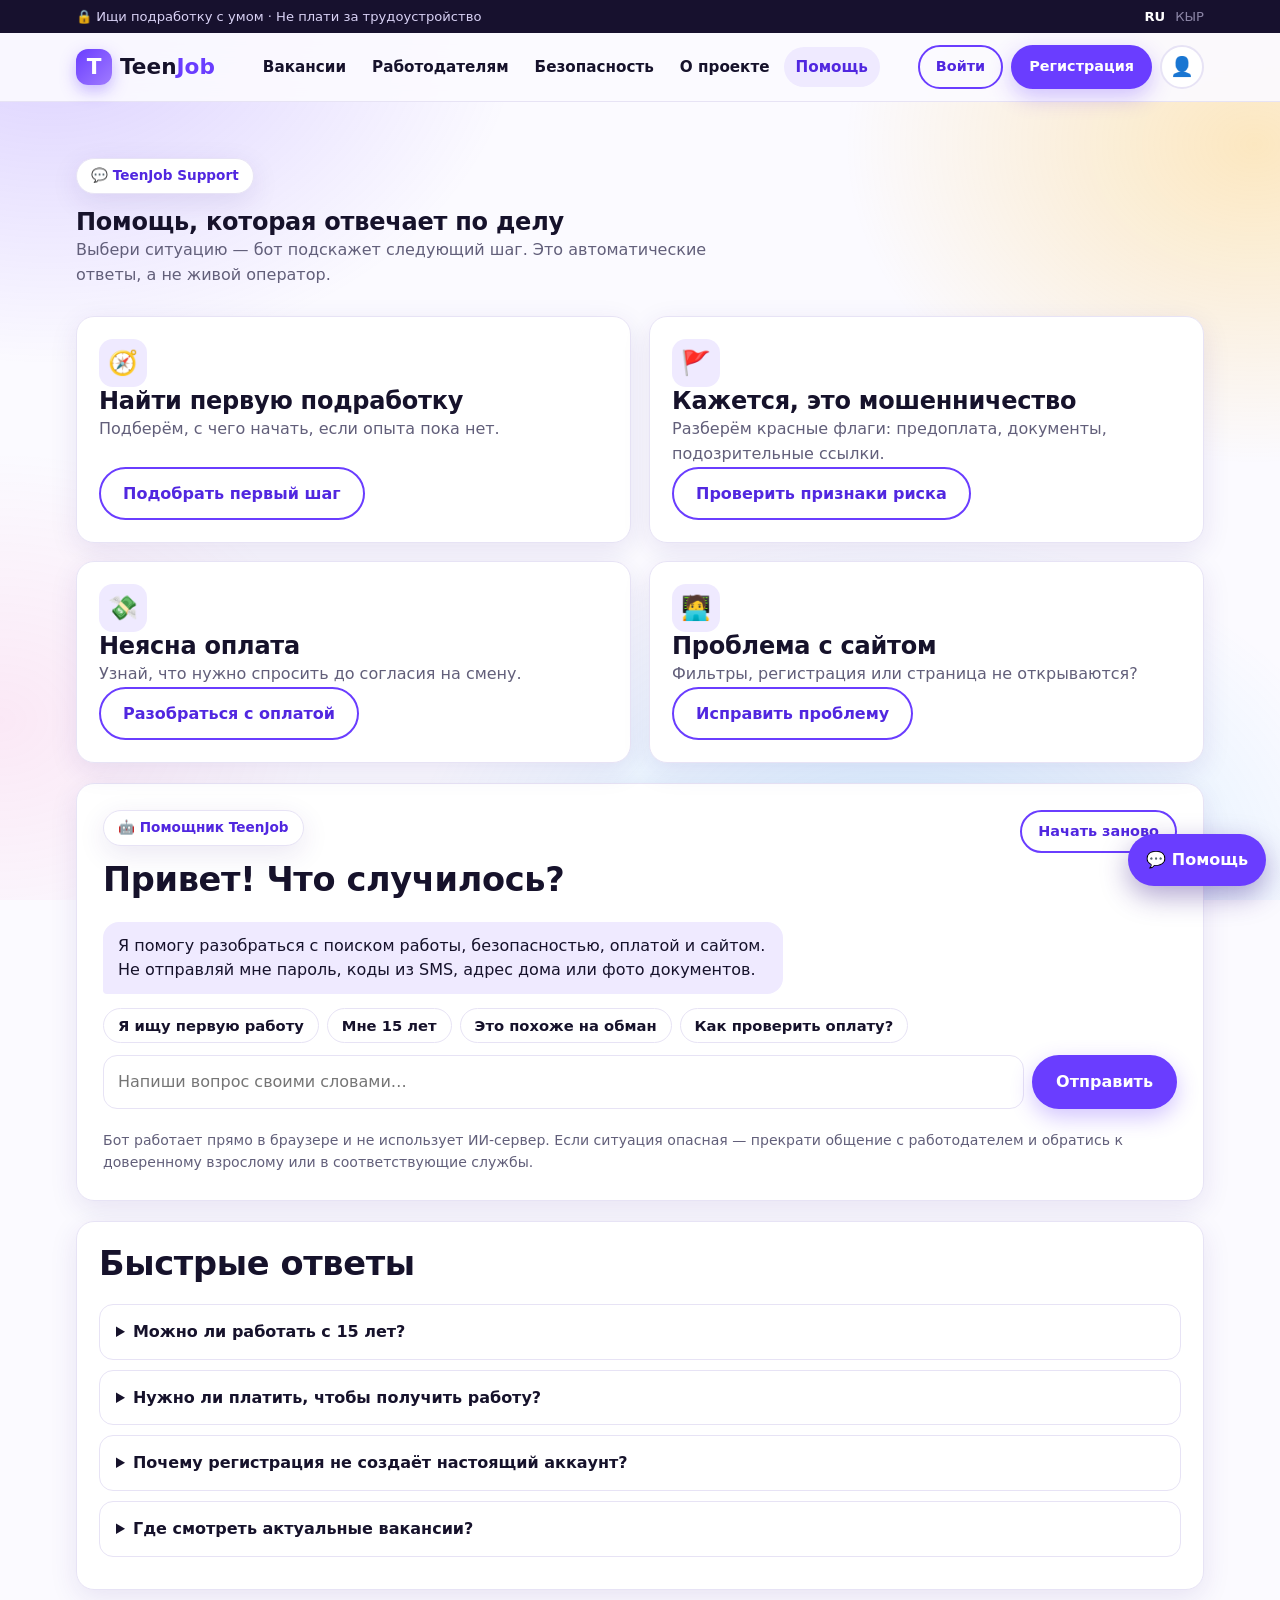
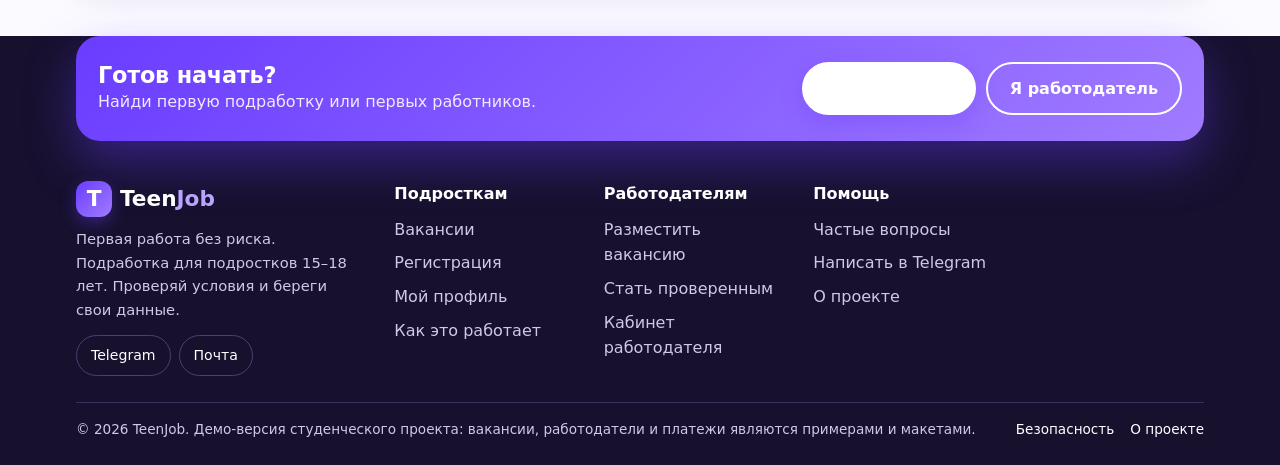
<file: help.html>
<!DOCTYPE html>
<html lang="ru">
<head>
  <meta charset="UTF-8">
  <meta name="viewport" content="width=device-width, initial-scale=1.0">
  <meta name="description" content="Ответы на частые вопросы и контакты поддержки TeenJob.">
  <meta name="theme-color" content="#6a3dff">
  <title>Помощь · TeenJob</title>
  <link rel="icon" href="data:image/svg+xml,%3Csvg xmlns='http://www.w3.org/2000/svg' viewBox='0 0 100 100'%3E%3Crect width='100' height='100' rx='24' fill='%236a3dff'/%3E%3Ctext x='50' y='72' font-size='62' text-anchor='middle' fill='white' font-family='Arial' font-weight='bold'%3ET%3C/text%3E%3C/svg%3E">
  <link rel="stylesheet" href="style.css">
</head>
<body data-page="help">
<a class="skip" href="#main">К содержимому</a>
<div class="topbar"><div class="container">
  <span class="tb-left">🔒 Ищи подработку с умом · Не плати за трудоустройство</span>
  <span class="lang" aria-label="Язык сайта"><b>RU</b><span title="Скоро">КЫР</span></span>
</div></div>
<header class="site-header"><div class="container header-inner">
  <a class="logo" href="index.html" aria-label="TeenJob, на главную"><span class="logo-mark">T</span><span>Teen<span class="t">Job</span></span></a>
  <button class="burger" type="button" aria-label="Открыть меню" aria-expanded="false" aria-controls="nav-wrap">☰</button>
  <div class="nav-wrap" id="nav-wrap">
    <nav class="nav" aria-label="Основное меню"><a class="link" href="jobs.html">Вакансии</a><a class="link" href="employers.html">Работодателям</a><a class="link" href="safety.html">Безопасность</a><a class="link" href="about.html">О проекте</a><a class="link active" href="help.html">Помощь</a></nav>
    <div class="nav-actions">
      <a class="btn btn-ghost btn-sm" href="login.html">Войти</a>
      <a class="btn btn-sm" href="register.html" data-register>Регистрация</a>
      <a class="avatar-btn" href="profile.html" aria-label="Мой личный профиль" title="Мой профиль">👤</a>
    </div>
  </div>
</div></header>
<main id="main"><section class="section"><div class="container">
<span class="eyebrow">💬 TeenJob Support</span><h1 class="h1">Помощь, которая отвечает по делу</h1>
<p class="lead">Выбери ситуацию — бот подскажет следующий шаг. Это автоматические ответы, а не живой оператор.</p>
<div class="grid g2 mt">
 <article class="card help-action"><div class="icon-bubble">🧭</div><h2 class="h3">Найти первую подработку</h2><p>Подберём, с чего начать, если опыта пока нет.</p><button class="btn btn-ghost help-prompt" data-question="first-job">Подобрать первый шаг</button></article>
 <article class="card help-action"><div class="icon-bubble">🚩</div><h2 class="h3">Кажется, это мошенничество</h2><p>Разберём красные флаги: предоплата, документы, подозрительные ссылки.</p><button class="btn btn-ghost help-prompt" data-question="scam">Проверить признаки риска</button></article>
 <article class="card help-action"><div class="icon-bubble">💸</div><h2 class="h3">Неясна оплата</h2><p>Узнай, что нужно спросить до согласия на смену.</p><button class="btn btn-ghost help-prompt" data-question="pay">Разобраться с оплатой</button></article>
 <article class="card help-action"><div class="icon-bubble">🧑‍💻</div><h2 class="h3">Проблема с сайтом</h2><p>Фильтры, регистрация или страница не открываются?</p><button class="btn btn-ghost help-prompt" data-question="site">Исправить проблему</button></article>
</div>
<div class="card mt chatbot" id="chatbot"><div class="chat-head"><div><span class="eyebrow">🤖 Помощник TeenJob</span><h2 class="h2">Привет! Что случилось?</h2></div><button type="button" class="btn btn-ghost btn-sm" id="chat-clear">Начать заново</button></div>
<div class="chat-messages" id="chat-messages" role="log" aria-live="polite"><div class="chat-bubble bot">Я помогу разобраться с поиском работы, безопасностью, оплатой и сайтом. Не отправляй мне пароль, коды из SMS, адрес дома или фото документов.</div></div>
<div class="chat-suggestions"><button class="chip" data-question="first-job">Я ищу первую работу</button><button class="chip" data-question="age">Мне 15 лет</button><button class="chip" data-question="scam">Это похоже на обман</button><button class="chip" data-question="pay">Как проверить оплату?</button></div>
<form id="chat-form" class="chat-compose"><label class="sr-only" for="chat-input">Твой вопрос</label><input id="chat-input" type="text" maxlength="400" placeholder="Напиши вопрос своими словами…" autocomplete="off" required><button class="btn" type="submit">Отправить</button></form>
<p class="small muted mt">Бот работает прямо в браузере и не использует ИИ-сервер. Если ситуация опасная — прекрати общение с работодателем и обратись к доверенному взрослому или в соответствующие службы.</p></div>
<div class="card mt"><h2 class="h2">Быстрые ответы</h2><div class="faq mt">
<details><summary>Можно ли работать с 15 лет?</summary><p>В Кыргызстане общий минимальный возраст приёма на работу — 16 лет. Для 15-летних закон предусматривает исключительные случаи; до отклика уточни условия оформления, разрешения и допустимые обязанности. Не соглашайся на опасную или ночную работу.</p></details>
<details><summary>Нужно ли платить, чтобы получить работу?</summary><p>Нет. Не переводи деньги за «регистрацию», обучение, форму, пропуск или гарантию трудоустройства. Не сообщай коды из SMS и банковские данные.</p></details>
<details><summary>Почему регистрация не создаёт настоящий аккаунт?</summary><p>Это демо-сайт без серверной базы и SMS-подтверждения. Формы показывают проверку данных в браузере, но не создают реальный аккаунт.</p></details>
<details><summary>Где смотреть актуальные вакансии?</summary><p>На странице вакансий есть ссылки на оригинальные объявления внешних сайтов. Условия могут меняться — проверь их на источнике и уточни возраст у работодателя.</p></details>
</div></div>
</div></section></main>
<footer class="site-footer"><div class="container">
  <div class="footer-cta">
    <div><h3>Готов начать?</h3><p>Найди первую подработку или первых работников.</p></div>
    <div class="cta-row"><a class="btn btn-white" href="jobs.html">Найти работу</a><a class="btn btn-ghost" style="color:#fff;border-color:#fff" href="register.html#employer">Я работодатель</a></div>
  </div>
  <div class="footer-grid">
    <div class="footer-brand">
      <a class="logo" href="index.html"><span class="logo-mark">T</span><span>Teen<span class="t" style="color:#b9a4ff">Job</span></span></a>
      <p>Первая работа без риска. Подработка для подростков 15–18 лет. Проверяй условия и береги свои данные.</p>
      <div class="social"><a data-tg href="https://t.me/teenjob_support">Telegram</a><a href="mailto:team@teenjob.example">Почта</a></div>
    </div>
    <div><h4>Подросткам</h4><ul>
      <li><a href="jobs.html">Вакансии</a></li>
      <li><a href="register.html#teen">Регистрация</a></li>
      <li><a href="profile.html">Мой профиль</a></li>
      <li><a href="index.html#how">Как это работает</a></li></ul></div>
    <div><h4>Работодателям</h4><ul>
      <li><a href="employers.html#post">Разместить вакансию</a></li>
      <li><a href="register.html#employer">Стать проверенным</a></li>
      <li><a href="profile.html#employer">Кабинет работодателя</a></li></ul></div>
    <div><h4>Помощь</h4><ul>
      <li><a href="help.html">Частые вопросы</a></li>
      <li><a data-tg href="https://t.me/teenjob_support">Написать в Telegram</a></li>
      <li><a href="about.html">О проекте</a></li></ul></div>
  </div>
  <div class="footer-bottom">
    <span>© 2026 TeenJob. Демо-версия студенческого проекта: вакансии, работодатели и платежи являются примерами и макетами.</span>
    <nav aria-label="Правовая информация"><a href="safety.html">Безопасность</a><a href="about.html">О проекте</a></nav>
  </div>
</div></footer>
<div class="modal" id="reg-modal" role="dialog" aria-modal="true" aria-labelledby="reg-title">
  <div class="modal-box">
    <button class="modal-close" type="button" aria-label="Закрыть">✕</button>
    <h2 class="h2" id="reg-title">Кто ты?</h2>
    <p class="muted">Выбери, и мы покажем нужную регистрацию.</p>
    <div class="choice-grid">
      <a class="choice" href="register.html#teen"><span class="big">🎒</span><b>Я ищу работу</b><span class="muted small">Мне 15–18 лет, хочу подработку</span></a>
      <a class="choice" href="register.html#employer"><span class="big">🏪</span><b>Я работодатель</b><span class="muted small">Ищу ответственных подростков</span></a>
    </div>
    <p class="small muted mt">Уже есть профиль? <a href="login.html">Войти</a></p>
  </div>
</div>
<a class="support-fab" href="help.html#chat" aria-label="Онлайн-помощь">💬 Помощь</a>

<script src="script.js"></script>
</body>
</html>
</file>
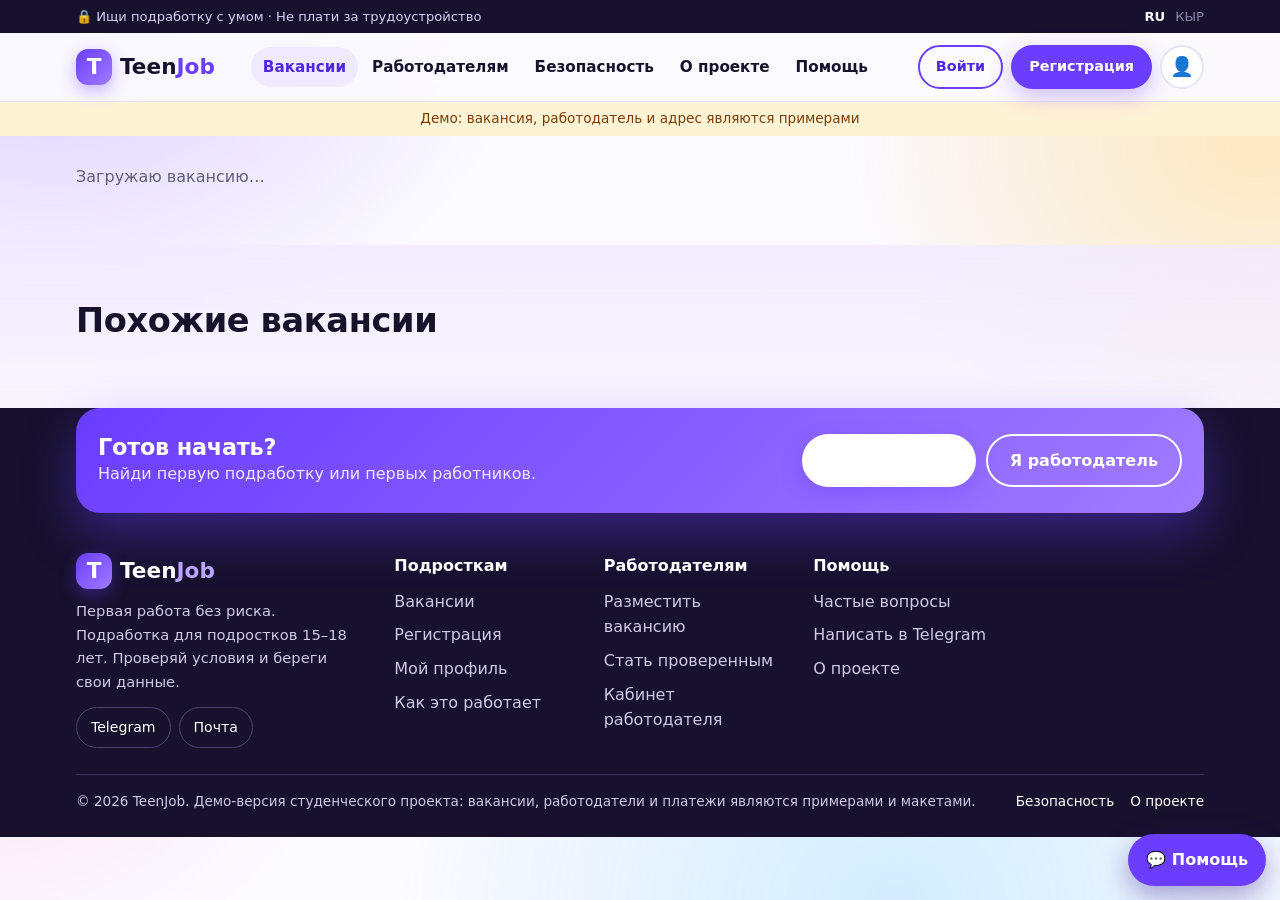
<file: job.html>
<!DOCTYPE html>
<html lang="ru">
<head>
  <meta charset="UTF-8">
  <meta name="viewport" content="width=device-width, initial-scale=1.0">
  <meta name="description" content="Страница смены: оплата, график, обучающее видео, карта и шаги работы.">
  <meta name="theme-color" content="#6a3dff">
  <title>Вакансия · TeenJob</title>
  <link rel="icon" href="data:image/svg+xml,%3Csvg xmlns='http://www.w3.org/2000/svg' viewBox='0 0 100 100'%3E%3Crect width='100' height='100' rx='24' fill='%236a3dff'/%3E%3Ctext x='50' y='72' font-size='62' text-anchor='middle' fill='white' font-family='Arial' font-weight='bold'%3ET%3C/text%3E%3C/svg%3E">
  <link rel="stylesheet" href="style.css">
</head>
<body data-page="job">
<a class="skip" href="#main">К содержимому</a>
<div class="topbar"><div class="container">
  <span class="tb-left">🔒 Ищи подработку с умом · Не плати за трудоустройство</span>
  <span class="lang" aria-label="Язык сайта"><b>RU</b><span title="Скоро">КЫР</span></span>
</div></div>
<header class="site-header"><div class="container header-inner">
  <a class="logo" href="index.html" aria-label="TeenJob, на главную"><span class="logo-mark">T</span><span>Teen<span class="t">Job</span></span></a>
  <button class="burger" type="button" aria-label="Открыть меню" aria-expanded="false" aria-controls="nav-wrap">☰</button>
  <div class="nav-wrap" id="nav-wrap">
    <nav class="nav" aria-label="Основное меню"><a class="link active" href="jobs.html">Вакансии</a><a class="link" href="employers.html">Работодателям</a><a class="link" href="safety.html">Безопасность</a><a class="link" href="about.html">О проекте</a><a class="link" href="help.html">Помощь</a></nav>
    <div class="nav-actions">
      <a class="btn btn-ghost btn-sm" href="login.html">Войти</a>
      <a class="btn btn-sm" href="register.html" data-register>Регистрация</a>
      <a class="avatar-btn" href="profile.html" aria-label="Мой личный профиль" title="Мой профиль">👤</a>
    </div>
  </div>
</div></header>
<main id="main">
<div class="demo-bar">Демо: вакансия, работодатель и адрес являются примерами</div>

    <section style="padding-top:28px">
      <div class="container" id="job-root">
        <p class="muted">Загружаю вакансию…</p>
        <noscript><p>Для показа вакансии нужен JavaScript.</p></noscript>
      </div>
    </section>
<section class="section-alt"><div class="container"><h2 class="h2">Похожие вакансии</h2><div class="grid g3 mt" id="similar"></div></div></section>
</main>
<footer class="site-footer"><div class="container">
  <div class="footer-cta">
    <div><h3>Готов начать?</h3><p>Найди первую подработку или первых работников.</p></div>
    <div class="cta-row"><a class="btn btn-white" href="jobs.html">Найти работу</a><a class="btn btn-ghost" style="color:#fff;border-color:#fff" href="register.html#employer">Я работодатель</a></div>
  </div>
  <div class="footer-grid">
    <div class="footer-brand">
      <a class="logo" href="index.html"><span class="logo-mark">T</span><span>Teen<span class="t" style="color:#b9a4ff">Job</span></span></a>
      <p>Первая работа без риска. Подработка для подростков 15–18 лет. Проверяй условия и береги свои данные.</p>
      <div class="social"><a data-tg href="https://t.me/teenjob_support">Telegram</a><a href="mailto:team@teenjob.example">Почта</a></div>
    </div>
    <div><h4>Подросткам</h4><ul>
      <li><a href="jobs.html">Вакансии</a></li>
      <li><a href="register.html#teen">Регистрация</a></li>
      <li><a href="profile.html">Мой профиль</a></li>
      <li><a href="index.html#how">Как это работает</a></li></ul></div>
    <div><h4>Работодателям</h4><ul>
      <li><a href="employers.html#post">Разместить вакансию</a></li>
      <li><a href="register.html#employer">Стать проверенным</a></li>
      <li><a href="profile.html#employer">Кабинет работодателя</a></li></ul></div>
    <div><h4>Помощь</h4><ul>
      <li><a href="help.html">Частые вопросы</a></li>
      <li><a data-tg href="https://t.me/teenjob_support">Написать в Telegram</a></li>
      <li><a href="about.html">О проекте</a></li></ul></div>
  </div>
  <div class="footer-bottom">
    <span>© 2026 TeenJob. Демо-версия студенческого проекта: вакансии, работодатели и платежи являются примерами и макетами.</span>
    <nav aria-label="Правовая информация"><a href="safety.html">Безопасность</a><a href="about.html">О проекте</a></nav>
  </div>
</div></footer>
<div class="modal" id="reg-modal" role="dialog" aria-modal="true" aria-labelledby="reg-title">
  <div class="modal-box">
    <button class="modal-close" type="button" aria-label="Закрыть">✕</button>
    <h2 class="h2" id="reg-title">Кто ты?</h2>
    <p class="muted">Выбери, и мы покажем нужную регистрацию.</p>
    <div class="choice-grid">
      <a class="choice" href="register.html#teen"><span class="big">🎒</span><b>Я ищу работу</b><span class="muted small">Мне 15–18 лет, хочу подработку</span></a>
      <a class="choice" href="register.html#employer"><span class="big">🏪</span><b>Я работодатель</b><span class="muted small">Ищу ответственных подростков</span></a>
    </div>
    <p class="small muted mt">Уже есть профиль? <a href="login.html">Войти</a></p>
  </div>
</div>
<a class="support-fab" href="help.html#chat" aria-label="Онлайн-помощь">💬 Помощь</a>
<script src="script.js"></script>
</body>
</html>
</file>
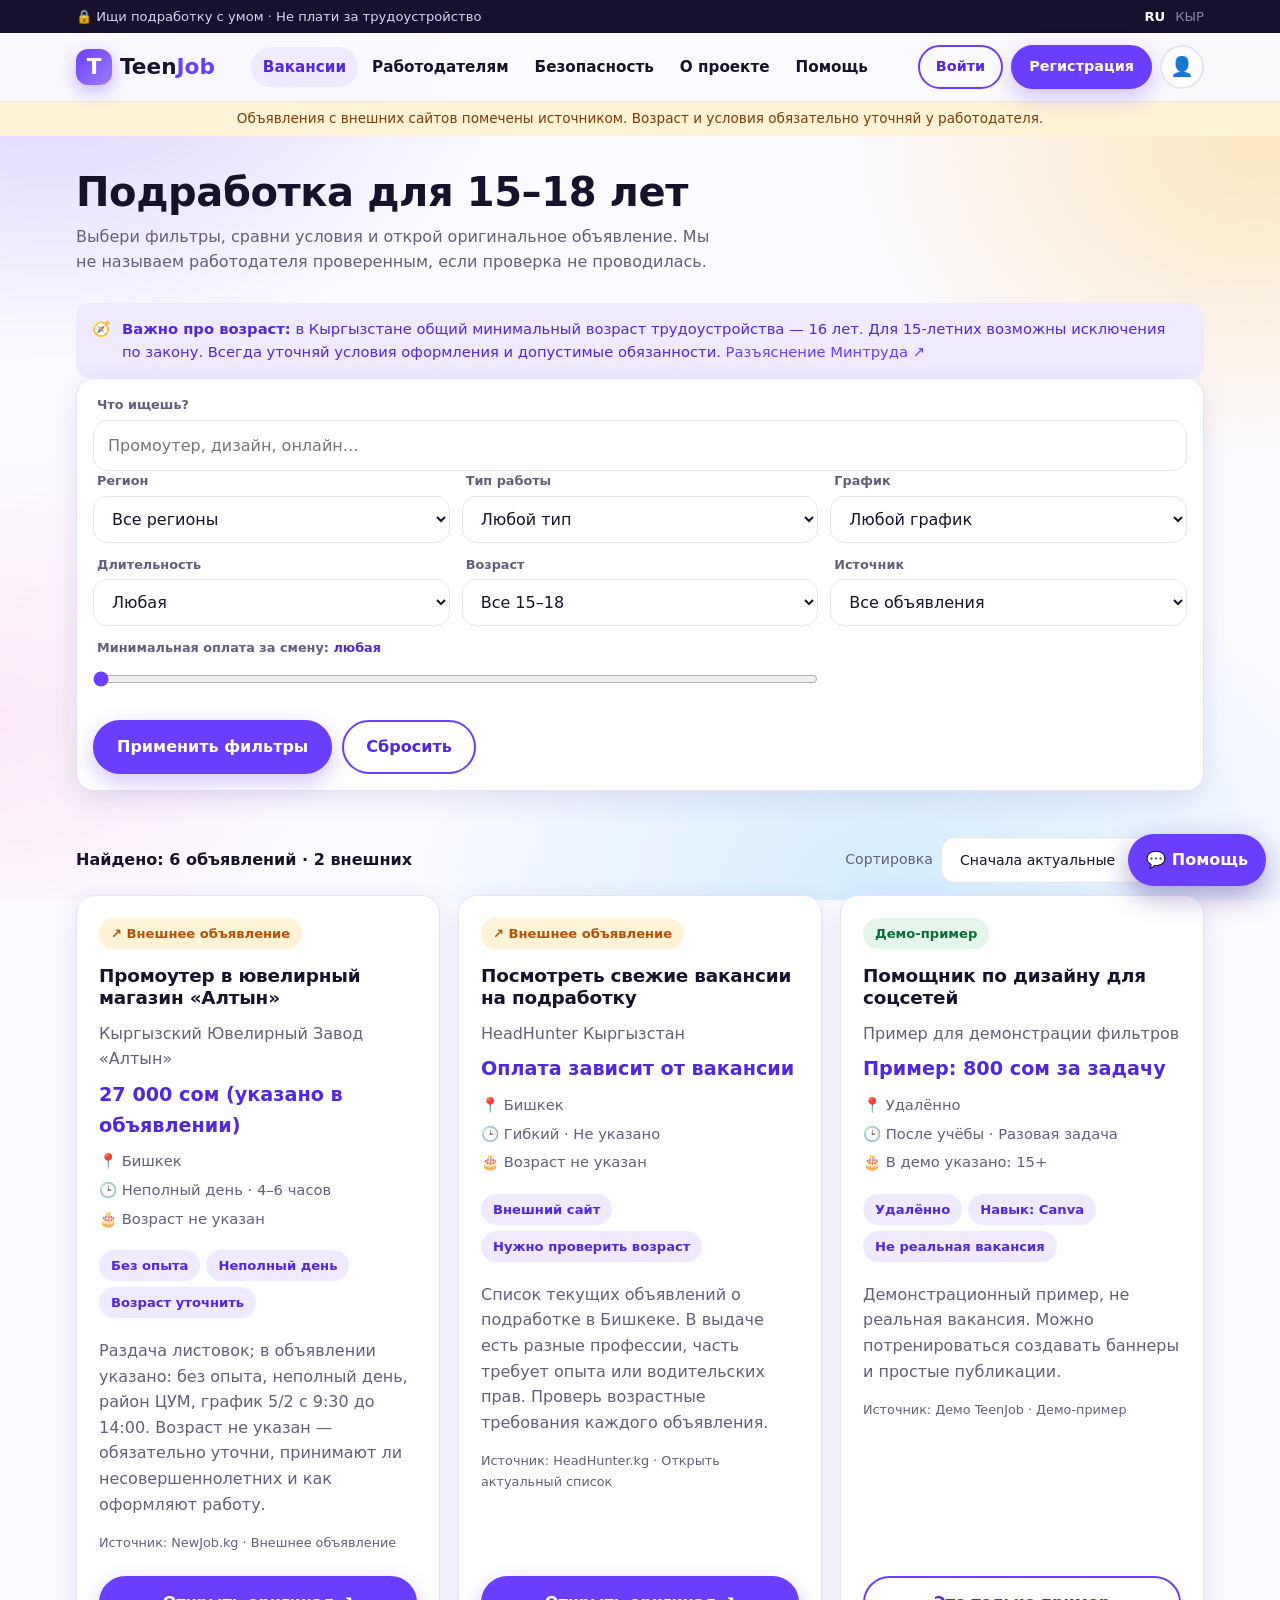
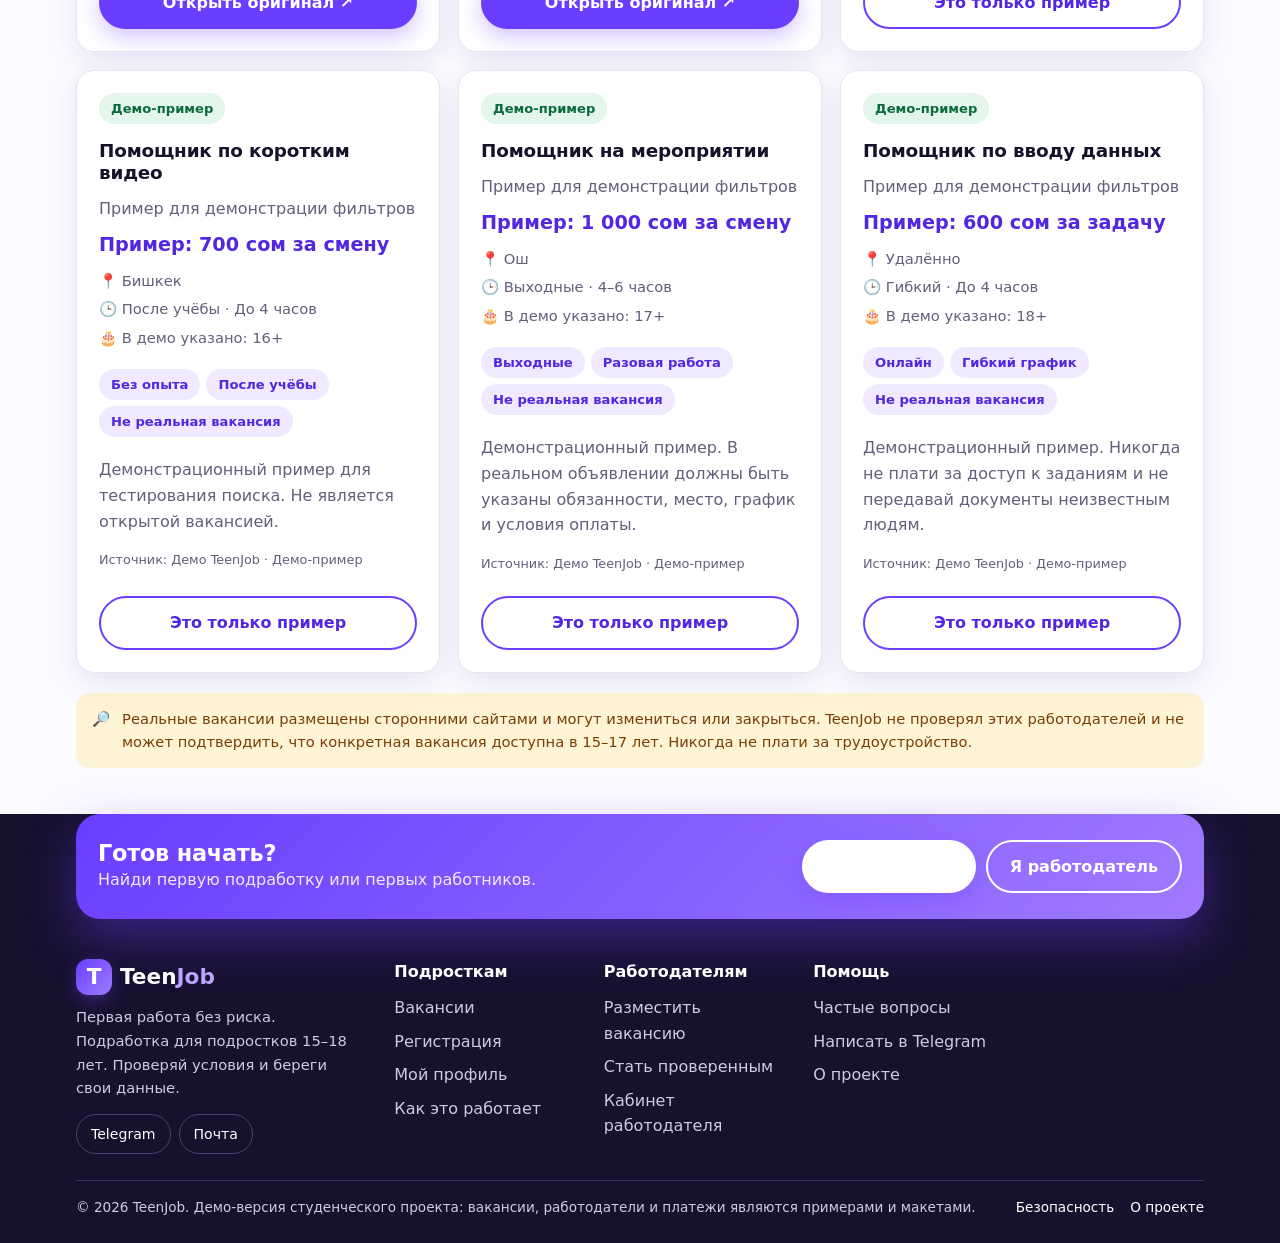
<file: jobs.html>
<!DOCTYPE html>
<html lang="ru">
<head>
  <meta charset="UTF-8">
  <meta name="viewport" content="width=device-width, initial-scale=1.0">
  <meta name="description" content="Вакансии для подростков 15–18 лет: поиск по региону, типу работы, графику и оплате.">
  <meta name="theme-color" content="#6a3dff">
  <title>Вакансии · TeenJob</title>
  <link rel="icon" href="data:image/svg+xml,%3Csvg xmlns='http://www.w3.org/2000/svg' viewBox='0 0 100 100'%3E%3Crect width='100' height='100' rx='24' fill='%236a3dff'/%3E%3Ctext x='50' y='72' font-size='62' text-anchor='middle' fill='white' font-family='Arial' font-weight='bold'%3ET%3C/text%3E%3C/svg%3E">
  <link rel="stylesheet" href="style.css">
</head>
<body data-page="jobs">
<a class="skip" href="#main">К содержимому</a>
<div class="topbar"><div class="container">
  <span class="tb-left">🔒 Ищи подработку с умом · Не плати за трудоустройство</span>
  <span class="lang" aria-label="Язык сайта"><b>RU</b><span title="Скоро">КЫР</span></span>
</div></div>
<header class="site-header"><div class="container header-inner">
  <a class="logo" href="index.html" aria-label="TeenJob, на главную"><span class="logo-mark">T</span><span>Teen<span class="t">Job</span></span></a>
  <button class="burger" type="button" aria-label="Открыть меню" aria-expanded="false" aria-controls="nav-wrap">☰</button>
  <div class="nav-wrap" id="nav-wrap">
    <nav class="nav" aria-label="Основное меню"><a class="link active" href="jobs.html">Вакансии</a><a class="link" href="employers.html">Работодателям</a><a class="link" href="safety.html">Безопасность</a><a class="link" href="about.html">О проекте</a><a class="link" href="help.html">Помощь</a></nav>
    <div class="nav-actions">
      <a class="btn btn-ghost btn-sm" href="login.html">Войти</a>
      <a class="btn btn-sm" href="register.html" data-register>Регистрация</a>
      <a class="avatar-btn" href="profile.html" aria-label="Мой личный профиль" title="Мой профиль">👤</a>
    </div>
  </div>
</div></header>
<main id="main">
<div class="demo-bar">Объявления с внешних сайтов помечены источником. Возраст и условия обязательно уточняй у работодателя.</div>
<section style="padding-top:32px"><div class="container">
  <h1 class="h2" style="font-size:clamp(1.8rem,4vw,2.5rem)">Подработка для 15–18 лет</h1>
  <p class="lead">Выбери фильтры, сравни условия и открой оригинальное объявление. Мы не называем работодателя проверенным, если проверка не проводилась.</p>
  <div class="notice info"><span>🧭</span><span><b>Важно про возраст:</b> в Кыргызстане общий минимальный возраст трудоустройства — 16 лет. Для 15-летних возможны исключения по закону. Всегда уточняй условия оформления и допустимые обязанности. <a href="https://mlsp.gov.kg/ru/2026/06/12/mintrud-ispolzovanie-detskogo-truda-v-naihudshih-formah-strogo-zapreshheno/" target="_blank" rel="noopener noreferrer">Разъяснение Минтруда ↗</a></span></div>
  <form id="search-form" class="filters open" role="search">
    <div class="field"><label for="q">Что ищешь?</label><input id="q" name="q" type="search" list="suggest" placeholder="Промоутер, дизайн, онлайн…" autocomplete="off"><datalist id="suggest"></datalist></div>
    <button type="button" class="btn btn-ghost btn-block filter-toggle" aria-label="Показать или скрыть фильтры" style="margin-top:10px">⚙️ Фильтры</button>
    <div class="filter-grid">
      <div class="field"><label for="f-region">Регион</label><select id="f-region"><option value="">Все регионы</option><option>Бишкек</option><option>Ош</option><option>Чуйская область</option><option>Удалённо</option></select></div>
      <div class="field"><label for="f-type">Тип работы</label><select id="f-type"><option value="">Любой тип</option><option>Промо</option><option>Онлайн</option><option>Контент</option><option>Обслуживание</option><option>Офис</option></select></div>
      <div class="field"><label for="f-time">График</label><select id="f-time"><option value="">Любой график</option><option>После учёбы</option><option>Неполный день</option><option>Гибкий</option><option>Выходные</option></select></div>
      <div class="field"><label for="f-length">Длительность</label><select id="f-length"><option value="">Любая</option><option>До 4 часов</option><option>4–6 часов</option><option>Разовая задача</option><option>Не указано</option></select></div>
      <div class="field"><label for="f-age">Возраст</label><select id="f-age"><option value="">Все 15–18</option><option value="15">15 лет</option><option value="16">16 лет</option><option value="17">17 лет</option><option value="18">18 лет</option></select></div>
      <div class="field"><label for="f-source">Источник</label><select id="f-source"><option value="">Все объявления</option><option value="real">Внешние объявления</option><option value="demo">Примеры для демо</option></select></div>
      <div class="field" style="grid-column:span 2"><label for="f-pay">Минимальная оплата за смену: <span class="range-val" id="pay-val">любая</span></label><input id="f-pay" type="range" min="0" max="3000" step="100" value="0"></div>
    </div>
    <div class="cta-row"><button class="btn" type="submit">Применить фильтры</button><button class="btn btn-ghost" id="reset-filters" type="button">Сбросить</button></div>
  </form>
  <div class="chips" id="recent" aria-live="polite"></div><div class="chips" id="active" aria-live="polite"></div>
  <div class="result-bar"><span class="count" id="count" aria-live="polite">Загружаем объявления…</span><label class="small muted" style="display:flex;align-items:center;gap:8px">Сортировка <select id="f-sort"><option value="new">Сначала актуальные</option><option value="pay-desc">Сначала с большей оплатой</option><option value="pay-asc">Сначала с меньшей оплатой</option></select></label></div>
  <div class="grid g3" id="list"></div>
  <div class="notice mt"><span>🔎</span><span>Реальные вакансии размещены сторонними сайтами и могут измениться или закрыться. TeenJob не проверял этих работодателей и не может подтвердить, что конкретная вакансия доступна в 15–17 лет. Никогда не плати за трудоустройство.</span></div>
</div></section></main>
<footer class="site-footer"><div class="container">
  <div class="footer-cta">
    <div><h3>Готов начать?</h3><p>Найди первую подработку или первых работников.</p></div>
    <div class="cta-row"><a class="btn btn-white" href="jobs.html">Найти работу</a><a class="btn btn-ghost" style="color:#fff;border-color:#fff" href="register.html#employer">Я работодатель</a></div>
  </div>
  <div class="footer-grid">
    <div class="footer-brand">
      <a class="logo" href="index.html"><span class="logo-mark">T</span><span>Teen<span class="t" style="color:#b9a4ff">Job</span></span></a>
      <p>Первая работа без риска. Подработка для подростков 15–18 лет. Проверяй условия и береги свои данные.</p>
      <div class="social"><a data-tg href="https://t.me/teenjob_support">Telegram</a><a href="mailto:team@teenjob.example">Почта</a></div>
    </div>
    <div><h4>Подросткам</h4><ul>
      <li><a href="jobs.html">Вакансии</a></li>
      <li><a href="register.html#teen">Регистрация</a></li>
      <li><a href="profile.html">Мой профиль</a></li>
      <li><a href="index.html#how">Как это работает</a></li></ul></div>
    <div><h4>Работодателям</h4><ul>
      <li><a href="employers.html#post">Разместить вакансию</a></li>
      <li><a href="register.html#employer">Стать проверенным</a></li>
      <li><a href="profile.html#employer">Кабинет работодателя</a></li></ul></div>
    <div><h4>Помощь</h4><ul>
      <li><a href="help.html">Частые вопросы</a></li>
      <li><a data-tg href="https://t.me/teenjob_support">Написать в Telegram</a></li>
      <li><a href="about.html">О проекте</a></li></ul></div>
  </div>
  <div class="footer-bottom">
    <span>© 2026 TeenJob. Демо-версия студенческого проекта: вакансии, работодатели и платежи являются примерами и макетами.</span>
    <nav aria-label="Правовая информация"><a href="safety.html">Безопасность</a><a href="about.html">О проекте</a></nav>
  </div>
</div></footer>
<div class="modal" id="reg-modal" role="dialog" aria-modal="true" aria-labelledby="reg-title">
  <div class="modal-box">
    <button class="modal-close" type="button" aria-label="Закрыть">✕</button>
    <h2 class="h2" id="reg-title">Кто ты?</h2>
    <p class="muted">Выбери, и мы покажем нужную регистрацию.</p>
    <div class="choice-grid">
      <a class="choice" href="register.html#teen"><span class="big">🎒</span><b>Я ищу работу</b><span class="muted small">Мне 15–18 лет, хочу подработку</span></a>
      <a class="choice" href="register.html#employer"><span class="big">🏪</span><b>Я работодатель</b><span class="muted small">Ищу ответственных подростков</span></a>
    </div>
    <p class="small muted mt">Уже есть профиль? <a href="login.html">Войти</a></p>
  </div>
</div>
<a class="support-fab" href="help.html#chat" aria-label="Онлайн-помощь">💬 Помощь</a>
<script src="script.js"></script>
</body>
</html>
</file>
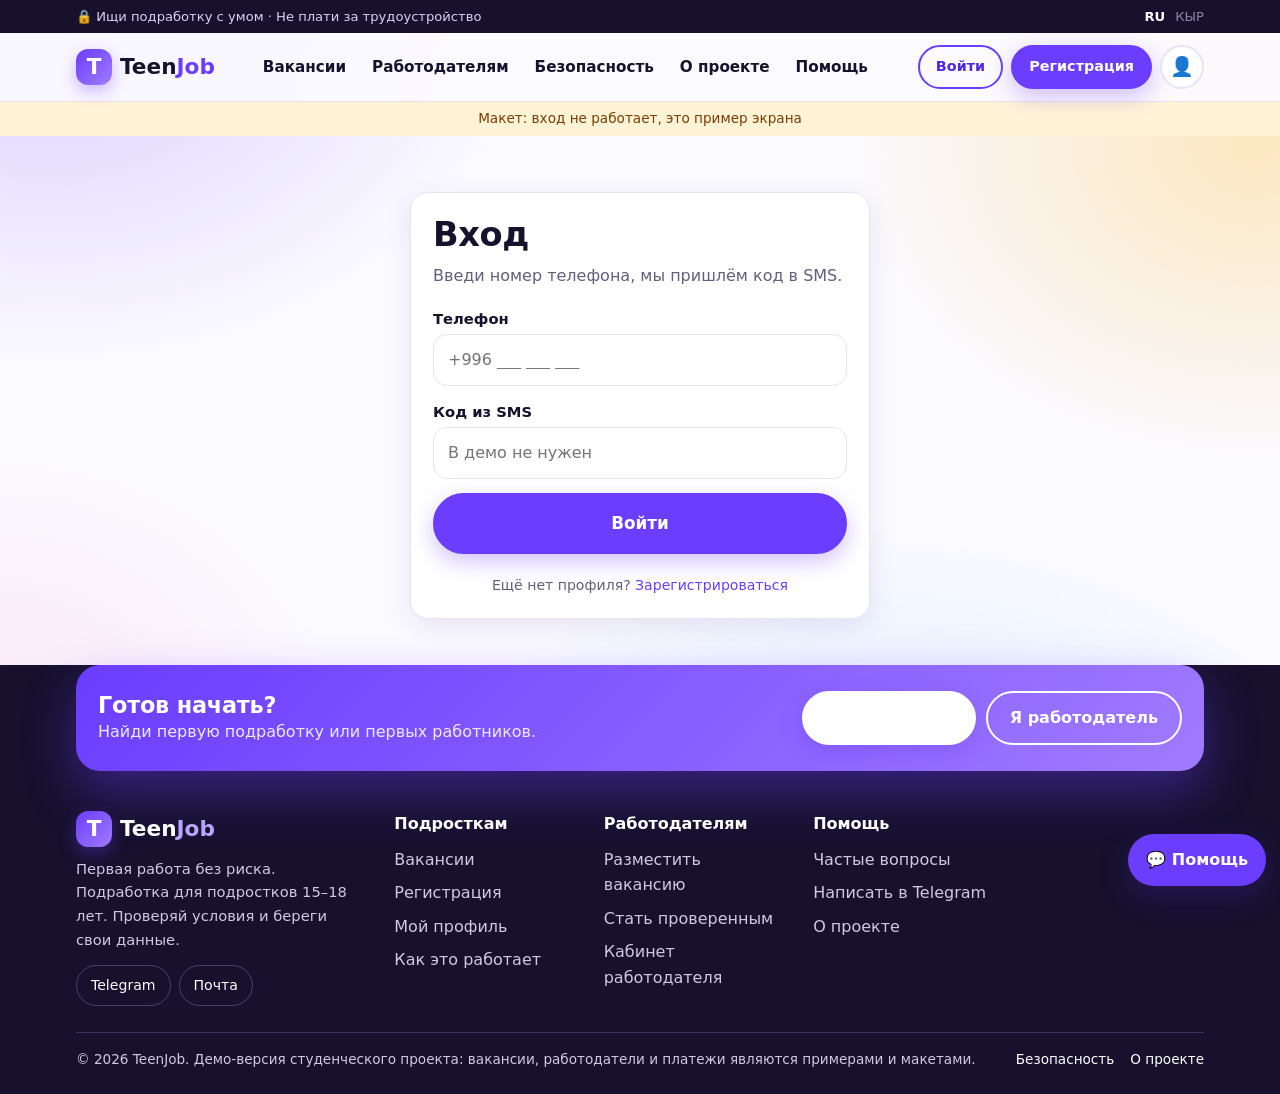
<file: login.html>
<!DOCTYPE html>
<html lang="ru">
<head>
  <meta charset="UTF-8">
  <meta name="viewport" content="width=device-width, initial-scale=1.0">
  <meta name="description" content="Вход в личный профиль TeenJob по номеру телефона.">
  <meta name="theme-color" content="#6a3dff">
  <title>Вход · TeenJob</title>
  <link rel="icon" href="data:image/svg+xml,%3Csvg xmlns='http://www.w3.org/2000/svg' viewBox='0 0 100 100'%3E%3Crect width='100' height='100' rx='24' fill='%236a3dff'/%3E%3Ctext x='50' y='72' font-size='62' text-anchor='middle' fill='white' font-family='Arial' font-weight='bold'%3ET%3C/text%3E%3C/svg%3E">
  <link rel="stylesheet" href="style.css">
</head>
<body data-page="login">
<a class="skip" href="#main">К содержимому</a>
<div class="topbar"><div class="container">
  <span class="tb-left">🔒 Ищи подработку с умом · Не плати за трудоустройство</span>
  <span class="lang" aria-label="Язык сайта"><b>RU</b><span title="Скоро">КЫР</span></span>
</div></div>
<header class="site-header"><div class="container header-inner">
  <a class="logo" href="index.html" aria-label="TeenJob, на главную"><span class="logo-mark">T</span><span>Teen<span class="t">Job</span></span></a>
  <button class="burger" type="button" aria-label="Открыть меню" aria-expanded="false" aria-controls="nav-wrap">☰</button>
  <div class="nav-wrap" id="nav-wrap">
    <nav class="nav" aria-label="Основное меню"><a class="link" href="jobs.html">Вакансии</a><a class="link" href="employers.html">Работодателям</a><a class="link" href="safety.html">Безопасность</a><a class="link" href="about.html">О проекте</a><a class="link" href="help.html">Помощь</a></nav>
    <div class="nav-actions">
      <a class="btn btn-ghost btn-sm" href="login.html">Войти</a>
      <a class="btn btn-sm" href="register.html" data-register>Регистрация</a>
      <a class="avatar-btn" href="profile.html" aria-label="Мой личный профиль" title="Мой профиль">👤</a>
    </div>
  </div>
</div></header>
<main id="main">
<div class="demo-bar">Макет: вход не работает, это пример экрана</div>
<section>
  <div class="container">
    <div class="auth-box">
      <div class="card">
        <h1 class="h2">Вход</h1>
        <p class="lead" style="margin-bottom:18px">Введи номер телефона, мы пришлём код в SMS.</p>
        <form class="form" data-mock="Демо-вход: настоящая авторизация и SMS-коды не подключены.">
          <div><label class="lbl" for="l-phone">Телефон</label><input id="l-phone" type="tel" placeholder="+996 ___ ___ ___" required></div>
          <div><label class="lbl" for="l-code">Код из SMS</label><input id="l-code" type="text" inputmode="numeric" placeholder="В демо не нужен" disabled></div>
          <button class="btn btn-lg btn-block" type="submit">Войти</button>
        </form>
        <p class="small muted mt center">Ещё нет профиля? <a href="register.html" data-register>Зарегистрироваться</a></p>
      </div>
    </div>
  </div>
</section>
</main>
<footer class="site-footer"><div class="container">
  <div class="footer-cta">
    <div><h3>Готов начать?</h3><p>Найди первую подработку или первых работников.</p></div>
    <div class="cta-row"><a class="btn btn-white" href="jobs.html">Найти работу</a><a class="btn btn-ghost" style="color:#fff;border-color:#fff" href="register.html#employer">Я работодатель</a></div>
  </div>
  <div class="footer-grid">
    <div class="footer-brand">
      <a class="logo" href="index.html"><span class="logo-mark">T</span><span>Teen<span class="t" style="color:#b9a4ff">Job</span></span></a>
      <p>Первая работа без риска. Подработка для подростков 15–18 лет. Проверяй условия и береги свои данные.</p>
      <div class="social"><a data-tg href="https://t.me/teenjob_support">Telegram</a><a href="mailto:team@teenjob.example">Почта</a></div>
    </div>
    <div><h4>Подросткам</h4><ul>
      <li><a href="jobs.html">Вакансии</a></li>
      <li><a href="register.html#teen">Регистрация</a></li>
      <li><a href="profile.html">Мой профиль</a></li>
      <li><a href="index.html#how">Как это работает</a></li></ul></div>
    <div><h4>Работодателям</h4><ul>
      <li><a href="employers.html#post">Разместить вакансию</a></li>
      <li><a href="register.html#employer">Стать проверенным</a></li>
      <li><a href="profile.html#employer">Кабинет работодателя</a></li></ul></div>
    <div><h4>Помощь</h4><ul>
      <li><a href="help.html">Частые вопросы</a></li>
      <li><a data-tg href="https://t.me/teenjob_support">Написать в Telegram</a></li>
      <li><a href="about.html">О проекте</a></li></ul></div>
  </div>
  <div class="footer-bottom">
    <span>© 2026 TeenJob. Демо-версия студенческого проекта: вакансии, работодатели и платежи являются примерами и макетами.</span>
    <nav aria-label="Правовая информация"><a href="safety.html">Безопасность</a><a href="about.html">О проекте</a></nav>
  </div>
</div></footer>
<div class="modal" id="reg-modal" role="dialog" aria-modal="true" aria-labelledby="reg-title">
  <div class="modal-box">
    <button class="modal-close" type="button" aria-label="Закрыть">✕</button>
    <h2 class="h2" id="reg-title">Кто ты?</h2>
    <p class="muted">Выбери, и мы покажем нужную регистрацию.</p>
    <div class="choice-grid">
      <a class="choice" href="register.html#teen"><span class="big">🎒</span><b>Я ищу работу</b><span class="muted small">Мне 15–18 лет, хочу подработку</span></a>
      <a class="choice" href="register.html#employer"><span class="big">🏪</span><b>Я работодатель</b><span class="muted small">Ищу ответственных подростков</span></a>
    </div>
    <p class="small muted mt">Уже есть профиль? <a href="login.html">Войти</a></p>
  </div>
</div>
<a class="support-fab" href="help.html#chat" aria-label="Онлайн-помощь">💬 Помощь</a>
<script src="script.js"></script>
</body>
</html>
</file>
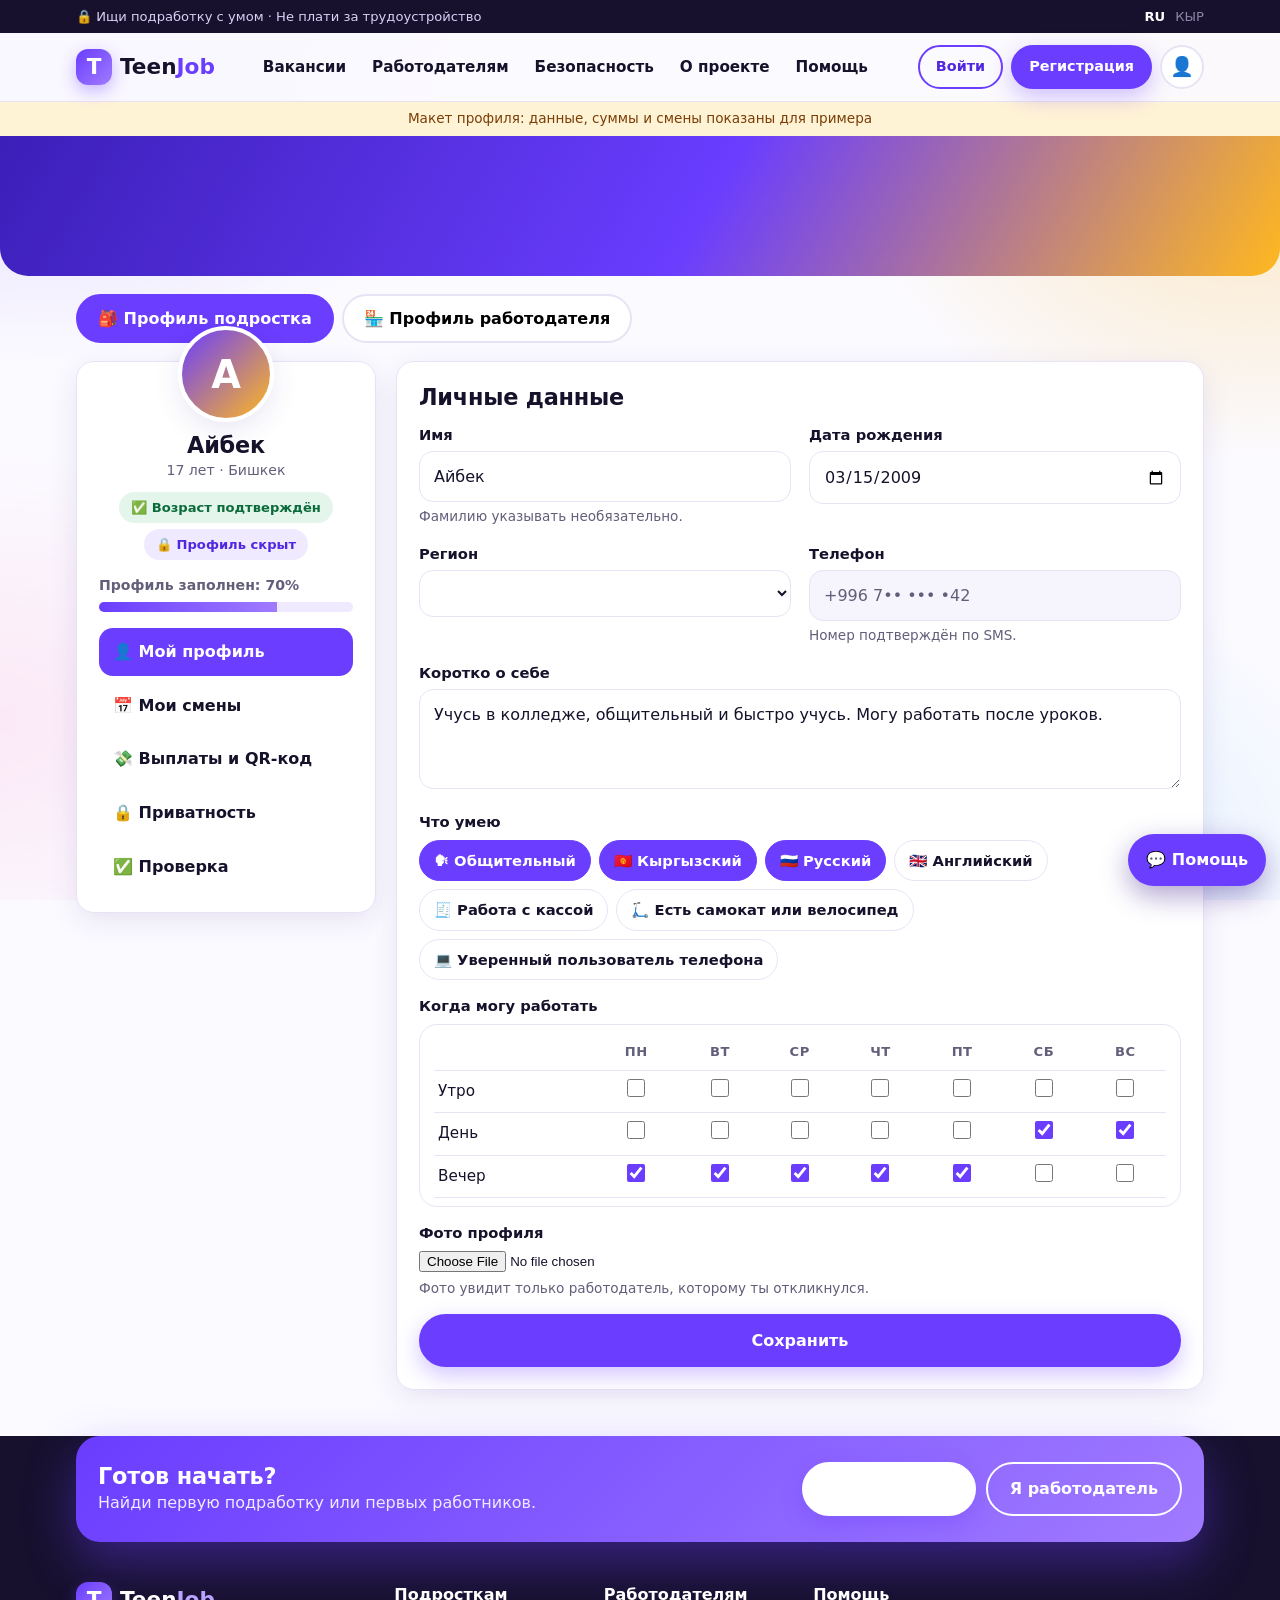
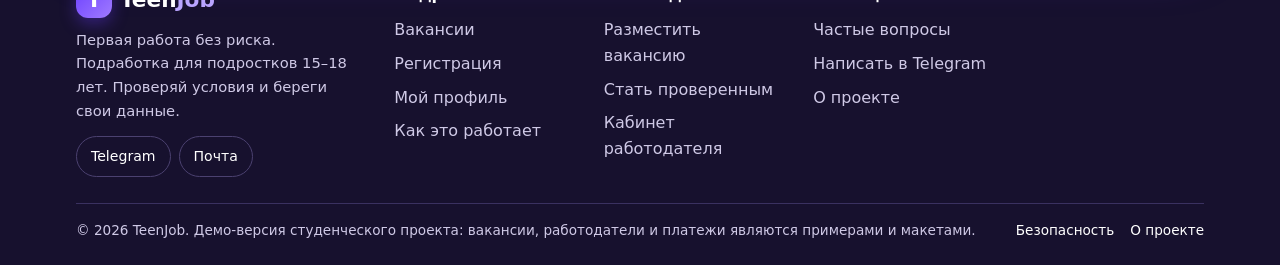
<file: profile.html>
<!DOCTYPE html>
<html lang="ru">
<head>
  <meta charset="UTF-8">
  <meta name="viewport" content="width=device-width, initial-scale=1.0">
  <meta name="description" content="Личный профиль на TeenJob: данные, смены, выплаты, приватность и проверка для подростка и работодателя.">
  <meta name="theme-color" content="#6a3dff">
  <title>Личный профиль · TeenJob</title>
  <link rel="icon" href="data:image/svg+xml,%3Csvg xmlns='http://www.w3.org/2000/svg' viewBox='0 0 100 100'%3E%3Crect width='100' height='100' rx='24' fill='%236a3dff'/%3E%3Ctext x='50' y='72' font-size='62' text-anchor='middle' fill='white' font-family='Arial' font-weight='bold'%3ET%3C/text%3E%3C/svg%3E">
  <link rel="stylesheet" href="style.css">
</head>
<body data-page="profile">
<a class="skip" href="#main">К содержимому</a>
<div class="topbar"><div class="container">
  <span class="tb-left">🔒 Ищи подработку с умом · Не плати за трудоустройство</span>
  <span class="lang" aria-label="Язык сайта"><b>RU</b><span title="Скоро">КЫР</span></span>
</div></div>
<header class="site-header"><div class="container header-inner">
  <a class="logo" href="index.html" aria-label="TeenJob, на главную"><span class="logo-mark">T</span><span>Teen<span class="t">Job</span></span></a>
  <button class="burger" type="button" aria-label="Открыть меню" aria-expanded="false" aria-controls="nav-wrap">☰</button>
  <div class="nav-wrap" id="nav-wrap">
    <nav class="nav" aria-label="Основное меню"><a class="link" href="jobs.html">Вакансии</a><a class="link" href="employers.html">Работодателям</a><a class="link" href="safety.html">Безопасность</a><a class="link" href="about.html">О проекте</a><a class="link" href="help.html">Помощь</a></nav>
    <div class="nav-actions">
      <a class="btn btn-ghost btn-sm" href="login.html">Войти</a>
      <a class="btn btn-sm" href="register.html" data-register>Регистрация</a>
      <a class="avatar-btn" href="profile.html" aria-label="Мой личный профиль" title="Мой профиль">👤</a>
    </div>
  </div>
</div></header>
<main id="main">
<div class="demo-bar">Макет профиля: данные, суммы и смены показаны для примера</div>
<div class="profile-cover"></div>
<section style="padding-top:0">
  <div class="container">
    <div class="role-switch" style="margin-top:18px" role="tablist" aria-label="Тип профиля">
      <button class="tab active" data-role="teen" role="tab" aria-selected="true">🎒 Профиль подростка</button>
      <button class="tab" data-role="employer" role="tab" aria-selected="false">🏪 Профиль работодателя</button>
    </div>

    <!-- ===== Подросток ===== -->
    <div class="role-view active" id="view-teen">
      <div class="profile-layout" style="margin-top:0">
        <aside class="card profile-side">
          <div class="avatar-lg">А</div>
          <h2 class="side-name">Айбек</h2>
          <p class="muted small">17 лет · Бишкек</p>
          <div class="chips-center"><span class="badge ok">✅ Возраст подтверждён</span><span class="badge">🔒 Профиль скрыт</span></div>
          <p class="small" style="text-align:left"><b>Профиль заполнен: <span id="pct">70%</span></b></p>
          <div class="progress"><i id="bar" style="width:70%"></i></div>
          <div class="side-menu">
            <button class="active" data-panel="t-profile">👤 Мой профиль</button>
            <button data-panel="t-shifts">📅 Мои смены</button>
            <button data-panel="t-pay">💸 Выплаты и QR-код</button>
            <button data-panel="t-privacy">🔒 Приватность</button>
            <button data-panel="t-verify">✅ Проверка</button>
          </div>
        </aside>

        <div class="profile-main">
          <div class="panel active" id="t-profile">
            <div class="card">
              <h2>Личные данные</h2>
              <form class="form" id="teen-form" data-mock="Макет: изменения не сохраняются, это пример.">
                <div class="grid g2">
                  <div><label class="lbl" for="p-name">Имя</label><input id="p-name" type="text" value="Айбек"><p class="hint">Фамилию указывать необязательно.</p></div>
                  <div><label class="lbl" for="p-birth">Дата рождения</label><input id="p-birth" type="date" value="2009-03-15"></div>
                </div>
                <div class="grid g2">
                  <div><label class="lbl" for="p-region">Регион</label><select id="p-region"></select></div>
                  <div><label class="lbl" for="p-phone">Телефон</label><input id="p-phone" type="text" value="+996 7•• ••• •42" readonly><p class="hint">Номер подтверждён по SMS.</p></div>
                </div>
                <div><label class="lbl" for="p-about">Коротко о себе</label><textarea id="p-about" placeholder="Например: учусь в колледже, общительный, быстро учусь">Учусь в колледже, общительный и быстро учусь. Могу работать после уроков.</textarea></div>
                <div>
                  <span class="lbl" style="font-weight:700;font-size:.92rem;display:block;margin-bottom:6px">Что умею</span>
                  <div class="pick-row">
                    <label class="pick"><input type="checkbox" checked><span>🗣 Общительный</span></label>
                    <label class="pick"><input type="checkbox" checked><span>🇰🇬 Кыргызский</span></label>
                    <label class="pick"><input type="checkbox" checked><span>🇷🇺 Русский</span></label>
                    <label class="pick"><input type="checkbox"><span>🇬🇧 Английский</span></label>
                    <label class="pick"><input type="checkbox"><span>🧾 Работа с кассой</span></label>
                    <label class="pick"><input type="checkbox"><span>🛴 Есть самокат или велосипед</span></label>
                    <label class="pick"><input type="checkbox"><span>💻 Уверенный пользователь телефона</span></label>
                  </div>
                </div>
                <div>
                  <span class="lbl" style="font-weight:700;font-size:.92rem;display:block;margin-bottom:6px">Когда могу работать</span>
                  <div class="table-wrap"><table class="avail"><thead><tr><th></th><th>Пн</th><th>Вт</th><th>Ср</th><th>Чт</th><th>Пт</th><th>Сб</th><th>Вс</th></tr></thead><tbody><tr><td>Утро</td><td><input type="checkbox" aria-label="Утро, Пн"></td><td><input type="checkbox" aria-label="Утро, Вт"></td><td><input type="checkbox" aria-label="Утро, Ср"></td><td><input type="checkbox" aria-label="Утро, Чт"></td><td><input type="checkbox" aria-label="Утро, Пт"></td><td><input type="checkbox" aria-label="Утро, Сб"></td><td><input type="checkbox" aria-label="Утро, Вс"></td></tr><tr><td>День</td><td><input type="checkbox" aria-label="День, Пн"></td><td><input type="checkbox" aria-label="День, Вт"></td><td><input type="checkbox" aria-label="День, Ср"></td><td><input type="checkbox" aria-label="День, Чт"></td><td><input type="checkbox" aria-label="День, Пт"></td><td><input type="checkbox" aria-label="День, Сб" checked></td><td><input type="checkbox" aria-label="День, Вс" checked></td></tr><tr><td>Вечер</td><td><input type="checkbox" aria-label="Вечер, Пн" checked></td><td><input type="checkbox" aria-label="Вечер, Вт" checked></td><td><input type="checkbox" aria-label="Вечер, Ср" checked></td><td><input type="checkbox" aria-label="Вечер, Чт" checked></td><td><input type="checkbox" aria-label="Вечер, Пт" checked></td><td><input type="checkbox" aria-label="Вечер, Сб"></td><td><input type="checkbox" aria-label="Вечер, Вс"></td></tr></tbody></table></div>
                </div>
                <div><label class="lbl" for="p-photo">Фото профиля</label><input id="p-photo" type="file" accept="image/*"><p class="hint">Фото увидит только работодатель, которому ты откликнулся.</p></div>
                <button class="btn" type="submit">Сохранить</button>
              </form>
            </div>
          </div>

          <div class="panel" id="t-shifts">
            <div class="card">
              <h2>Ближайшая смена</h2>
              <ul class="status-list">
                <li><span class="icon-bubble">☕</span><div><b>Помощник в кафе</b><small>Завтра, 16:00–21:00 · Кофейня «Пример», Бишкек</small></div></li>
              </ul>
              <p class="mt"><a class="btn btn-sm" href="job.html?id=2">Открыть страницу смены</a></p>
            </div>
            <div class="card">
              <h2>История смен</h2>
              <div class="table-wrap"><table>
                <thead><tr><th>Дата</th><th>Смена</th><th>Сумма</th><th>Статус</th></tr></thead>
                <tbody>
                  <tr><td>18.10</td><td>Помощник в кафе</td><td>1 100 сом</td><td><span class="badge ok">Выплачено</span></td></tr>
                  <tr><td>20.10</td><td>Пеший курьер</td><td>900 сом</td><td><span class="badge ok">Выплачено</span></td></tr>
                  <tr><td>22.10</td><td>Промоутер</td><td>800 сом</td><td><span class="badge warn">Ждёт выплаты</span></td></tr>
                  <tr><td>23.10</td><td>Помощник в кафе</td><td>700 сом</td><td><span class="badge warn">Ждёт выплаты</span></td></tr>
                </tbody>
              </table></div>
            </div>
          </div>

          <div class="panel" id="t-pay">
            <div class="grid g2">
              <div class="balance">
                <p>Заработано</p>
                <p class="sum">3 500 сом</p>
                <p style="opacity:.9;margin:8px 0 16px">Ближайшая выплата: <b>среда</b></p>
                <button class="btn" data-withdraw>Вывести на карту</button>
              </div>
              <div class="qr-box">
                <h3>Мой QR-код на смену</h3>
                <div id="qr"></div>
                <p id="qr-state" class="muted small">Покажи его работодателю в начале и в конце смены.</p>
                <p class="mt"><button class="btn btn-ghost btn-sm" id="qr-btn" type="button">Макет: начать смену</button></p>
              </div>
            </div>
            <div class="card">
              <h2>💳 Карта для выплат</h2>
              <div class="form">
                <div><label class="lbl" for="card">Номер карты или кошелька</label><input id="card" type="text" inputmode="numeric" placeholder="0000 0000 0000 0000"></div>
                <p class="hint">Если своей карты нет, позже можно будет указать кошелёк.</p>
              </div>
            </div>
          </div>

          <div class="panel" id="t-privacy">
            <div class="card">
              <h2>Приватность</h2>
              <label class="switch-row"><span><b>Профиль виден только работодателям, которым я откликнулся</b><span class="d">Всегда включено, это правило сайта.</span></span><input type="checkbox" checked disabled></label>
              <label class="switch-row"><span><b>Скрывать фамилию</b><span class="d">Работодатель увидит только имя.</span></span><input type="checkbox" checked data-on="Фамилия скрыта." data-off="Фамилия видна работодателю."></label>
              <label class="switch-row"><span><b>Уведомления в Telegram</b><span class="d">О новых вакансиях и выплатах.</span></span><input type="checkbox" data-on="Уведомления включены." data-off="Уведомления выключены."></label>
            </div>
            <div class="card">
              <h2>Мои данные</h2>
              <p>Ты можешь удалить профиль и все свои данные.</p>
              <p class="mt"><button class="btn btn-danger" data-toast="Макет: в настоящей версии профиль и данные удаляются по запросу.">Удалить профиль</button></p>
            </div>
          </div>

          <div class="panel" id="t-verify">
            <div class="card">
              <h2>Проверка профиля</h2>
              <ul class="status-list">
                <li><span class="icon-bubble">📱</span><div><b>Телефон</b><small>Подтверждён по SMS</small></div><span class="badge ok" style="margin-left:auto">✅ Готово</span></li>
                <li><span class="icon-bubble">🪪</span><div><b>Возраст</b><small>Документ проверен, файл удалён</small></div><span class="badge ok" style="margin-left:auto">✅ Готово</span></li>
                <li><span class="icon-bubble">📷</span><div><b>Фото профиля</b><small>Добавь фото, чтобы работодатель узнал тебя</small></div><span class="badge warn" style="margin-left:auto">⏳ Нужно фото</span></li>
              </ul>
            </div>
          </div>
        </div>
      </div>
    </div>

    <!-- ===== Работодатель ===== -->
    <div class="role-view" id="view-employer">
      <div class="profile-layout" style="margin-top:0">
        <aside class="card profile-side">
          <div class="avatar-lg">К</div>
          <h2 class="side-name">Кофейня «Пример»</h2>
          <p class="muted small">Бишкек · Ленинский район</p>
          <div class="chips-center"><span class="badge ok">✅ Проверенный работодатель</span></div>
          <div class="side-menu">
            <button class="active" data-panel="c-profile">🏪 Профиль компании</button>
            <button data-panel="c-jobs">📋 Мои вакансии</button>
            <button data-panel="c-resp">🙋 Отклики</button>
            <button data-panel="c-pay">💸 Оплата</button>
            <button data-panel="c-verify">✅ Проверка</button>
          </div>
        </aside>

        <div class="profile-main">
          <div class="panel active" id="c-profile">
            <div class="card">
              <h2>Данные компании</h2>
              <form class="form" data-mock="Макет: изменения не сохраняются, это пример.">
                <div><label class="lbl" for="c-name">Название места работы</label><input id="c-name" type="text" value="Кофейня «Пример»"></div>
                <div class="grid g2">
                  <div><label class="lbl" for="c-region">Регион</label><select id="c-region"></select></div>
                  <div><label class="lbl" for="c-addr">Адрес</label><input id="c-addr" type="text" value="ул. Образцовая, 5 (демо)"></div>
                </div>
                <div class="grid g2">
                  <div><label class="lbl" for="c-person">Контактное лицо</label><input id="c-person" type="text" value="Управляющий"></div>
                  <div><label class="lbl" for="c-phone">Телефон</label><input id="c-phone" type="text" value="+996 5•• ••• •10" readonly></div>
                </div>
                <div><label class="lbl" for="c-hours">Часы работы</label><input id="c-hours" type="text" value="Ежедневно, 9:00–22:00"></div>
                <div><label class="lbl" for="c-about">О нас</label><textarea id="c-about">Небольшая кофейня. Помогаем новичкам освоиться и всему обучаем.</textarea></div>
                <div><label class="lbl" for="c-logo">Логотип или фото места</label><input id="c-logo" type="file" accept="image/*"></div>
                <button class="btn" type="submit">Сохранить</button>
              </form>
            </div>
          </div>

          <div class="panel" id="c-jobs">
            <div class="card">
              <h2>Мои вакансии</h2>
              <div class="table-wrap"><table>
                <thead><tr><th>Вакансия</th><th>Оплата</th><th>Откликов</th><th>Статус</th></tr></thead>
                <tbody>
                  <tr><td>Помощник в кафе</td><td>1 100 сом</td><td>2</td><td><span class="badge ok">Опубликована</span></td></tr>
                  <tr><td>Раздатчик в зале</td><td>900 сом</td><td>0</td><td><span class="badge warn">На проверке</span></td></tr>
                </tbody>
              </table></div>
              <p class="mt"><a class="btn" href="employers.html#post">Создать вакансию</a></p>
            </div>
          </div>

          <div class="panel" id="c-resp">
            <div class="card">
              <h2>Отклики</h2>
              <div class="table-wrap"><table>
                <thead><tr><th>Имя</th><th>Возраст</th><th>Вакансия</th><th>Статус</th><th></th></tr></thead>
                <tbody>
                  <tr><td>👤 Айбек</td><td>17</td><td>Помощник в кафе</td><td class="status">Новый отклик</td><td><button class="btn btn-sm btn-ok" data-resp="yes">Пригласить</button> <button class="btn btn-sm btn-ghost" data-resp="no">Отказ</button></td></tr>
                  <tr><td>👤 Айгерим</td><td>16</td><td>Помощник в кафе</td><td class="status">Новый отклик</td><td><button class="btn btn-sm btn-ok" data-resp="yes">Пригласить</button> <button class="btn btn-sm btn-ghost" data-resp="no">Отказ</button></td></tr>
                </tbody>
              </table></div>
              <p class="small muted mt">Телефон подростка вы видите только после его отклика. Личные данные нельзя использовать вне работы.</p>
            </div>
          </div>

          <div class="panel" id="c-pay">
            <div class="grid g2">
              <div class="balance">
                <p>Депозит на сайте</p>
                <p class="sum">5 000 сом</p>
                <p style="opacity:.9;margin:8px 0 16px">Зарезервировано под смены: 2 200 сом</p>
                <button class="btn" data-toast="Макет: пополнение будет подключено через платёжный сервис.">Пополнить</button>
              </div>
              <div class="card">
                <h3>Как работает защита оплаты</h3>
                <ol class="checks" style="list-style:none;padding:0;margin-top:10px">
                  <li>Вы вносите деньги заранее</li>
                  <li>Подросток сканирует QR на смене</li>
                  <li>После смены оплата уходит ему</li>
                </ol>
              </div>
            </div>
          </div>

          <div class="panel" id="c-verify">
            <div class="card">
              <h2>Проверка работодателя</h2>
              <ul class="status-list">
                <li><span class="icon-bubble">📱</span><div><b>Телефон и почта</b><small>Подтверждены</small></div><span class="badge ok" style="margin-left:auto">✅ Готово</span></li>
                <li><span class="icon-bubble">📄</span><div><b>Документ деятельности</b><small>ИП, патент или регистрация компании</small></div><span class="badge ok" style="margin-left:auto">✅ Готово</span></li>
                <li><span class="icon-bubble">☎️</span><div><b>Звонок администратора</b><small>Проверка по номеру места работы</small></div><span class="badge ok" style="margin-left:auto">✅ Готово</span></li>
              </ul>
            </div>
          </div>
        </div>
      </div>
    </div>
  </div>
</section>
</main>
<footer class="site-footer"><div class="container">
  <div class="footer-cta">
    <div><h3>Готов начать?</h3><p>Найди первую подработку или первых работников.</p></div>
    <div class="cta-row"><a class="btn btn-white" href="jobs.html">Найти работу</a><a class="btn btn-ghost" style="color:#fff;border-color:#fff" href="register.html#employer">Я работодатель</a></div>
  </div>
  <div class="footer-grid">
    <div class="footer-brand">
      <a class="logo" href="index.html"><span class="logo-mark">T</span><span>Teen<span class="t" style="color:#b9a4ff">Job</span></span></a>
      <p>Первая работа без риска. Подработка для подростков 15–18 лет. Проверяй условия и береги свои данные.</p>
      <div class="social"><a data-tg href="https://t.me/teenjob_support">Telegram</a><a href="mailto:team@teenjob.example">Почта</a></div>
    </div>
    <div><h4>Подросткам</h4><ul>
      <li><a href="jobs.html">Вакансии</a></li>
      <li><a href="register.html#teen">Регистрация</a></li>
      <li><a href="profile.html">Мой профиль</a></li>
      <li><a href="index.html#how">Как это работает</a></li></ul></div>
    <div><h4>Работодателям</h4><ul>
      <li><a href="employers.html#post">Разместить вакансию</a></li>
      <li><a href="register.html#employer">Стать проверенным</a></li>
      <li><a href="profile.html#employer">Кабинет работодателя</a></li></ul></div>
    <div><h4>Помощь</h4><ul>
      <li><a href="help.html">Частые вопросы</a></li>
      <li><a data-tg href="https://t.me/teenjob_support">Написать в Telegram</a></li>
      <li><a href="about.html">О проекте</a></li></ul></div>
  </div>
  <div class="footer-bottom">
    <span>© 2026 TeenJob. Демо-версия студенческого проекта: вакансии, работодатели и платежи являются примерами и макетами.</span>
    <nav aria-label="Правовая информация"><a href="safety.html">Безопасность</a><a href="about.html">О проекте</a></nav>
  </div>
</div></footer>
<div class="modal" id="reg-modal" role="dialog" aria-modal="true" aria-labelledby="reg-title">
  <div class="modal-box">
    <button class="modal-close" type="button" aria-label="Закрыть">✕</button>
    <h2 class="h2" id="reg-title">Кто ты?</h2>
    <p class="muted">Выбери, и мы покажем нужную регистрацию.</p>
    <div class="choice-grid">
      <a class="choice" href="register.html#teen"><span class="big">🎒</span><b>Я ищу работу</b><span class="muted small">Мне 15–18 лет, хочу подработку</span></a>
      <a class="choice" href="register.html#employer"><span class="big">🏪</span><b>Я работодатель</b><span class="muted small">Ищу ответственных подростков</span></a>
    </div>
    <p class="small muted mt">Уже есть профиль? <a href="login.html">Войти</a></p>
  </div>
</div>
<a class="support-fab" href="help.html#chat" aria-label="Онлайн-помощь">💬 Помощь</a>
<script src="script.js"></script>
</body>
</html>
</file>
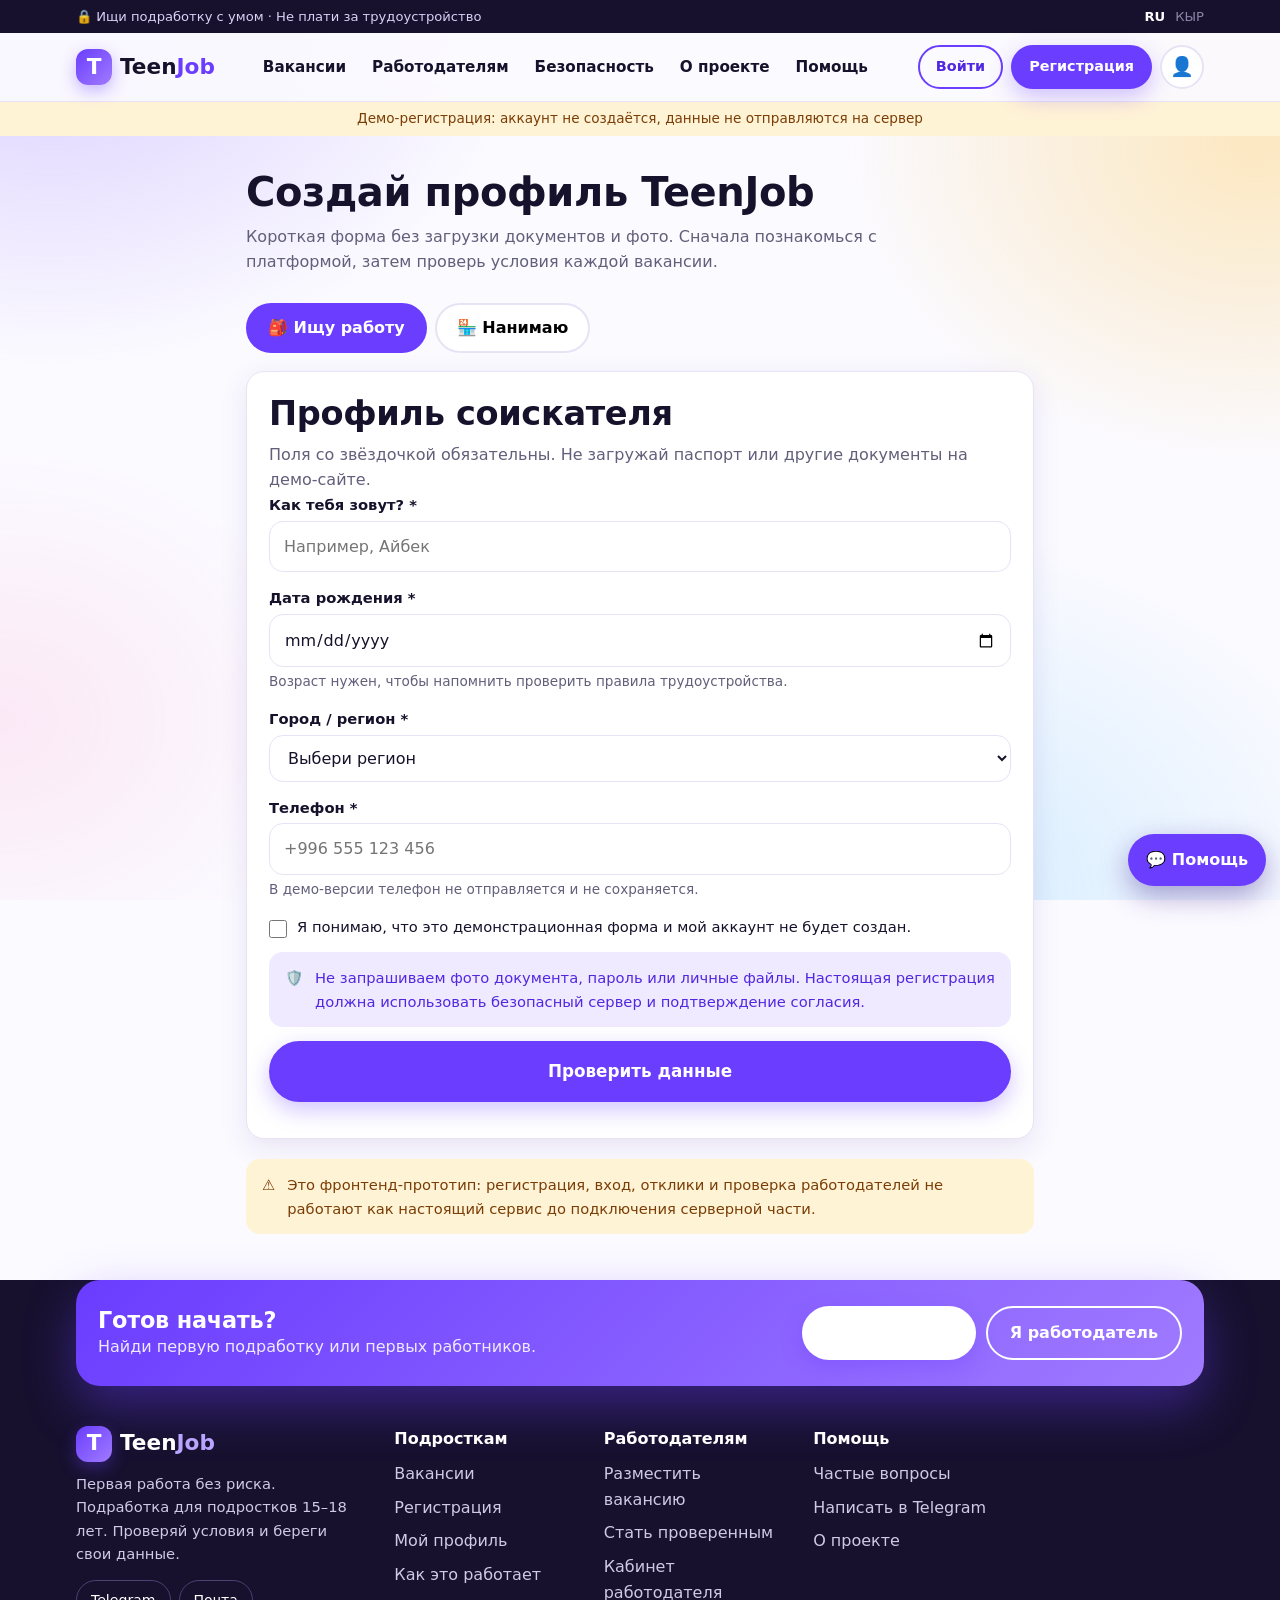
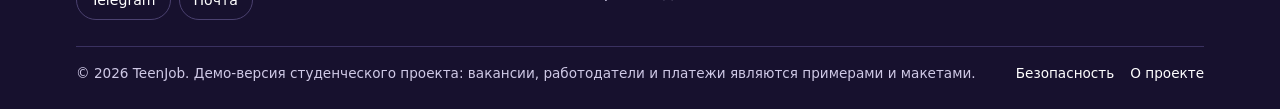
<file: register.html>
<!DOCTYPE html>
<html lang="ru">
<head>
  <meta charset="UTF-8">
  <meta name="viewport" content="width=device-width, initial-scale=1.0">
  <meta name="description" content="Регистрация на TeenJob для подростков 15–18 лет и работодателей с проверкой.">
  <meta name="theme-color" content="#6a3dff">
  <title>Регистрация · TeenJob</title>
  <link rel="icon" href="data:image/svg+xml,%3Csvg xmlns='http://www.w3.org/2000/svg' viewBox='0 0 100 100'%3E%3Crect width='100' height='100' rx='24' fill='%236a3dff'/%3E%3Ctext x='50' y='72' font-size='62' text-anchor='middle' fill='white' font-family='Arial' font-weight='bold'%3ET%3C/text%3E%3C/svg%3E">
  <link rel="stylesheet" href="style.css">
</head>
<body data-page="register">
<a class="skip" href="#main">К содержимому</a>
<div class="topbar"><div class="container">
  <span class="tb-left">🔒 Ищи подработку с умом · Не плати за трудоустройство</span>
  <span class="lang" aria-label="Язык сайта"><b>RU</b><span title="Скоро">КЫР</span></span>
</div></div>
<header class="site-header"><div class="container header-inner">
  <a class="logo" href="index.html" aria-label="TeenJob, на главную"><span class="logo-mark">T</span><span>Teen<span class="t">Job</span></span></a>
  <button class="burger" type="button" aria-label="Открыть меню" aria-expanded="false" aria-controls="nav-wrap">☰</button>
  <div class="nav-wrap" id="nav-wrap">
    <nav class="nav" aria-label="Основное меню"><a class="link" href="jobs.html">Вакансии</a><a class="link" href="employers.html">Работодателям</a><a class="link" href="safety.html">Безопасность</a><a class="link" href="about.html">О проекте</a><a class="link" href="help.html">Помощь</a></nav>
    <div class="nav-actions">
      <a class="btn btn-ghost btn-sm" href="login.html">Войти</a>
      <a class="btn btn-sm" href="register.html" data-register>Регистрация</a>
      <a class="avatar-btn" href="profile.html" aria-label="Мой личный профиль" title="Мой профиль">👤</a>
    </div>
  </div>
</div></header>
<main id="main"><div class="demo-bar">Демо-регистрация: аккаунт не создаётся, данные не отправляются на сервер</div><section style="padding-top:32px"><div class="container" style="max-width:820px">
<h1 class="h2" style="font-size:clamp(1.8rem,4vw,2.5rem)">Создай профиль TeenJob</h1><p class="lead">Короткая форма без загрузки документов и фото. Сначала познакомься с платформой, затем проверь условия каждой вакансии.</p>
<div class="tabs" role="tablist"><button class="tab active" data-tab="teen" role="tab" aria-selected="true">🎒 Ищу работу</button><button class="tab" data-tab="employer" role="tab" aria-selected="false">🏪 Нанимаю</button></div>
<div class="tab-panel active" id="panel-teen"><div class="card"><h2 class="h2">Профиль соискателя</h2><p class="muted">Поля со звёздочкой обязательны. Не загружай паспорт или другие документы на демо-сайте.</p>
<form class="form" id="teen-register-form" data-demo-form="teen">
<div><label class="lbl" for="t-name">Как тебя зовут? *</label><input id="t-name" name="name" type="text" placeholder="Например, Айбек" autocomplete="given-name" minlength="2" maxlength="60" required></div>
<div><label class="lbl" for="t-birth">Дата рождения *</label><input id="t-birth" name="birth" type="date" required><p class="hint">Возраст нужен, чтобы напомнить проверить правила трудоустройства.</p></div>
<div><label class="lbl" for="t-city">Город / регион *</label><select id="t-city" name="city" required><option value="">Выбери регион</option><option>Бишкек</option><option>Ош</option><option>Чуйская область</option><option>Иссык-Кульская область</option><option>Нарынская область</option><option>Таласская область</option><option>Баткенская область</option><option>Джалал-Абадская область</option><option>Удалённо</option></select></div>
<div><label class="lbl" for="t-phone">Телефон *</label><input id="t-phone" name="phone" type="tel" placeholder="+996 555 123 456" autocomplete="tel" pattern="[+0-9() -]{9,20}" required><p class="hint">В демо-версии телефон не отправляется и не сохраняется.</p></div>
<label class="check"><input id="t-consent" type="checkbox" required> Я понимаю, что это демонстрационная форма и мой аккаунт не будет создан.</label>
<div class="notice info"><span>🛡️</span><span>Не запрашиваем фото документа, пароль или личные файлы. Настоящая регистрация должна использовать безопасный сервер и подтверждение согласия.</span></div><button class="btn btn-lg" type="submit">Проверить данные</button><p class="small muted" id="teen-form-status" role="status"></p>
</form></div></div>
<div class="tab-panel" id="panel-employer"><div class="card"><h2 class="h2">Профиль работодателя</h2><p class="muted">Информация нужна для демонстрации формы; проверка компании онлайн не выполняется.</p>
<form class="form" id="employer-register-form" data-demo-form="employer">
<div><label class="lbl" for="e-name">Название компании / проекта *</label><input id="e-name" name="company" type="text" maxlength="100" required></div>
<div><label class="lbl" for="e-contact">Контактное лицо *</label><input id="e-contact" name="contact" type="text" minlength="2" maxlength="60" required></div>
<div><label class="lbl" for="e-city">Город / регион *</label><select id="e-city" name="city" required><option value="">Выбери регион</option><option>Бишкек</option><option>Ош</option><option>Чуйская область</option><option>Иссык-Кульская область</option><option>Нарынская область</option><option>Таласская область</option><option>Баткенская область</option><option>Джалал-Абадская область</option><option>Удалённо</option></select></div>
<div><label class="lbl" for="e-mail">Рабочая почта *</label><input id="e-mail" name="email" type="email" placeholder="name@company.kg" autocomplete="email" required></div>
<div><label class="lbl" for="e-phone">Телефон *</label><input id="e-phone" name="phone" type="tel" placeholder="+996 555 123 456" pattern="[+0-9() -]{9,20}" required></div>
<label class="check"><input id="e-rules" type="checkbox" required> Я не буду просить оплату за трудоустройство и обязуюсь соблюдать требования к труду несовершеннолетних.</label><button class="btn btn-lg" type="submit">Проверить форму</button><p class="small muted" id="employer-form-status" role="status"></p>
</form></div></div>
<div class="notice mt"><span>⚠️</span><span>Это фронтенд-прототип: регистрация, вход, отклики и проверка работодателей не работают как настоящий сервис до подключения серверной части.</span></div>
</div></section></main>
<footer class="site-footer"><div class="container">
  <div class="footer-cta">
    <div><h3>Готов начать?</h3><p>Найди первую подработку или первых работников.</p></div>
    <div class="cta-row"><a class="btn btn-white" href="jobs.html">Найти работу</a><a class="btn btn-ghost" style="color:#fff;border-color:#fff" href="register.html#employer">Я работодатель</a></div>
  </div>
  <div class="footer-grid">
    <div class="footer-brand">
      <a class="logo" href="index.html"><span class="logo-mark">T</span><span>Teen<span class="t" style="color:#b9a4ff">Job</span></span></a>
      <p>Первая работа без риска. Подработка для подростков 15–18 лет. Проверяй условия и береги свои данные.</p>
      <div class="social"><a data-tg href="https://t.me/teenjob_support">Telegram</a><a href="mailto:team@teenjob.example">Почта</a></div>
    </div>
    <div><h4>Подросткам</h4><ul>
      <li><a href="jobs.html">Вакансии</a></li>
      <li><a href="register.html#teen">Регистрация</a></li>
      <li><a href="profile.html">Мой профиль</a></li>
      <li><a href="index.html#how">Как это работает</a></li></ul></div>
    <div><h4>Работодателям</h4><ul>
      <li><a href="employers.html#post">Разместить вакансию</a></li>
      <li><a href="register.html#employer">Стать проверенным</a></li>
      <li><a href="profile.html#employer">Кабинет работодателя</a></li></ul></div>
    <div><h4>Помощь</h4><ul>
      <li><a href="help.html">Частые вопросы</a></li>
      <li><a data-tg href="https://t.me/teenjob_support">Написать в Telegram</a></li>
      <li><a href="about.html">О проекте</a></li></ul></div>
  </div>
  <div class="footer-bottom">
    <span>© 2026 TeenJob. Демо-версия студенческого проекта: вакансии, работодатели и платежи являются примерами и макетами.</span>
    <nav aria-label="Правовая информация"><a href="safety.html">Безопасность</a><a href="about.html">О проекте</a></nav>
  </div>
</div></footer>
<div class="modal" id="reg-modal" role="dialog" aria-modal="true" aria-labelledby="reg-title">
  <div class="modal-box">
    <button class="modal-close" type="button" aria-label="Закрыть">✕</button>
    <h2 class="h2" id="reg-title">Кто ты?</h2>
    <p class="muted">Выбери, и мы покажем нужную регистрацию.</p>
    <div class="choice-grid">
      <a class="choice" href="register.html#teen"><span class="big">🎒</span><b>Я ищу работу</b><span class="muted small">Мне 15–18 лет, хочу подработку</span></a>
      <a class="choice" href="register.html#employer"><span class="big">🏪</span><b>Я работодатель</b><span class="muted small">Ищу ответственных подростков</span></a>
    </div>
    <p class="small muted mt">Уже есть профиль? <a href="login.html">Войти</a></p>
  </div>
</div>
<a class="support-fab" href="help.html#chat" aria-label="Онлайн-помощь">💬 Помощь</a>
<script src="script.js"></script>
</body>
</html>
</file>
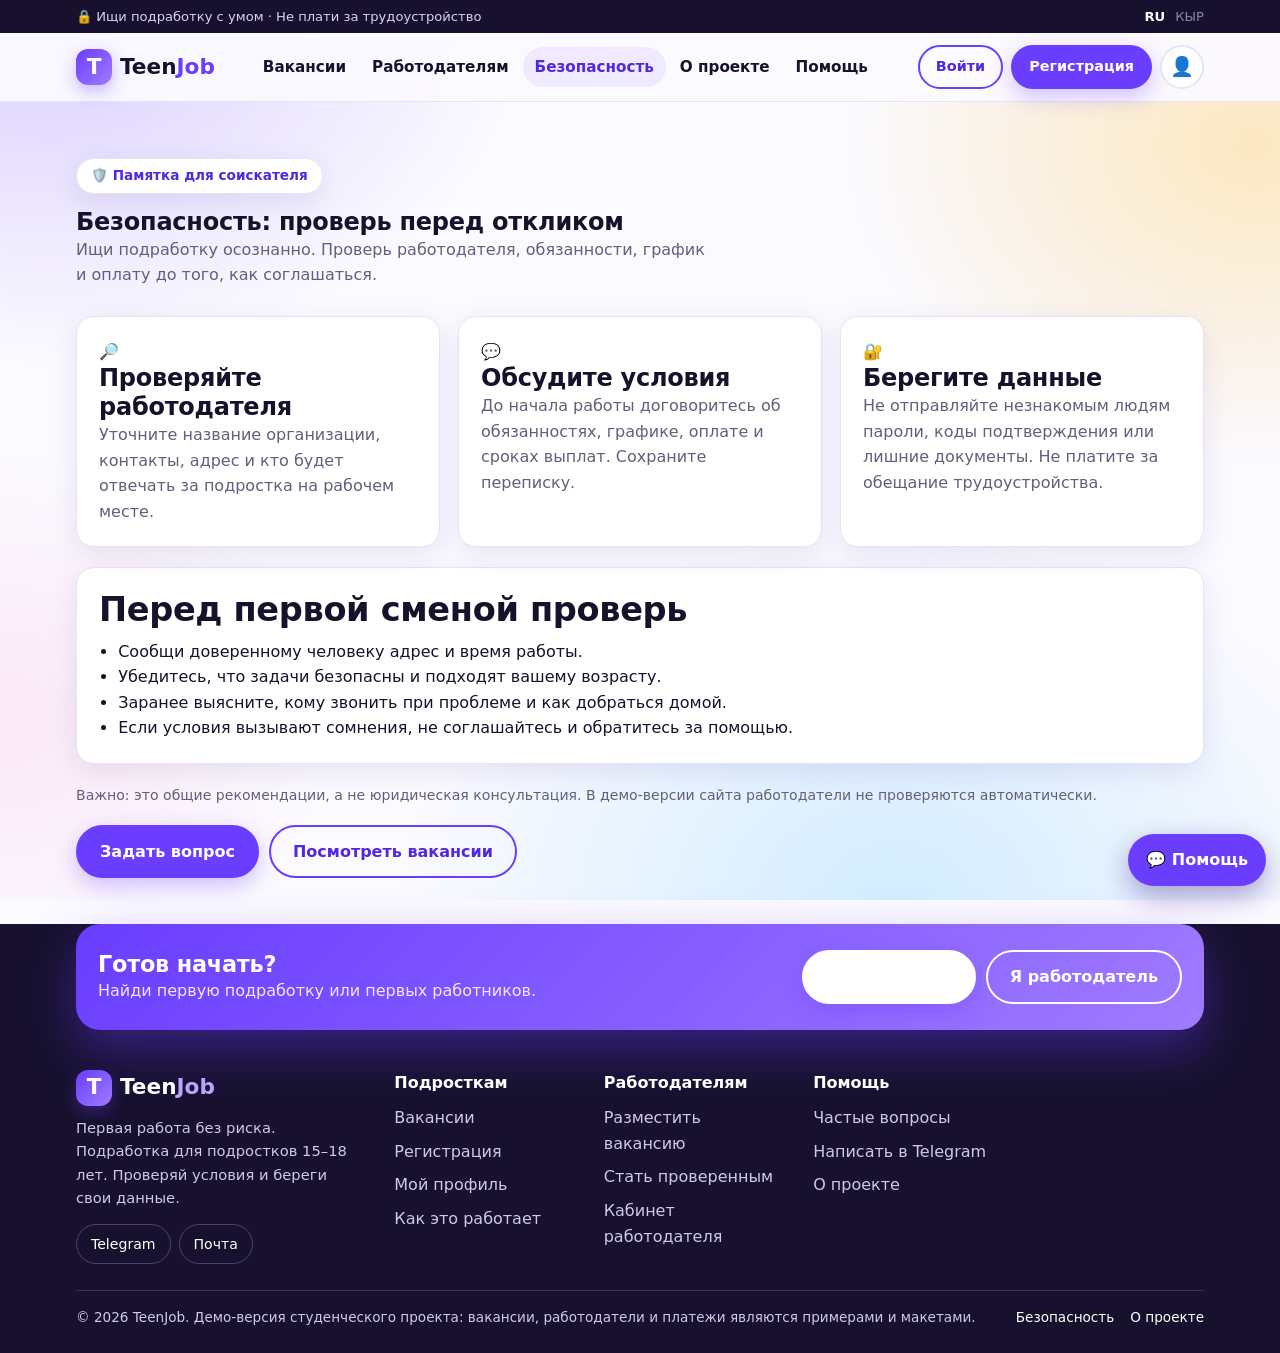
<file: safety.html>
<!DOCTYPE html>
<html lang="ru">
<head>
  <meta charset="UTF-8">
  <meta name="viewport" content="width=device-width, initial-scale=1.0">
  <meta name="description" content="Рекомендации по безопасному поиску подработки подростками.">
  <meta name="theme-color" content="#6a3dff">
  <title>Безопасность · TeenJob</title>
  <link rel="icon" href="data:image/svg+xml,%3Csvg xmlns='http://www.w3.org/2000/svg' viewBox='0 0 100 100'%3E%3Crect width='100' height='100' rx='24' fill='%236a3dff'/%3E%3Ctext x='50' y='72' font-size='62' text-anchor='middle' fill='white' font-family='Arial' font-weight='bold'%3ET%3C/text%3E%3C/svg%3E">
  <link rel="stylesheet" href="style.css">
</head>
<body data-page="safety">
<a class="skip" href="#main">К содержимому</a>
<div class="topbar"><div class="container">
  <span class="tb-left">🔒 Ищи подработку с умом · Не плати за трудоустройство</span>
  <span class="lang" aria-label="Язык сайта"><b>RU</b><span title="Скоро">КЫР</span></span>
</div></div>
<header class="site-header"><div class="container header-inner">
  <a class="logo" href="index.html" aria-label="TeenJob, на главную"><span class="logo-mark">T</span><span>Teen<span class="t">Job</span></span></a>
  <button class="burger" type="button" aria-label="Открыть меню" aria-expanded="false" aria-controls="nav-wrap">☰</button>
  <div class="nav-wrap" id="nav-wrap">
    <nav class="nav" aria-label="Основное меню"><a class="link" href="jobs.html">Вакансии</a><a class="link" href="employers.html">Работодателям</a><a class="link active" href="safety.html">Безопасность</a><a class="link" href="about.html">О проекте</a><a class="link" href="help.html">Помощь</a></nav>
    <div class="nav-actions">
      <a class="btn btn-ghost btn-sm" href="login.html">Войти</a>
      <a class="btn btn-sm" href="register.html" data-register>Регистрация</a>
      <a class="avatar-btn" href="profile.html" aria-label="Мой личный профиль" title="Мой профиль">👤</a>
    </div>
  </div>
</div></header>
<main id="main">

<section class="section"><div class="container">
  <span class="eyebrow">🛡️ Памятка для соискателя</span>
  <h1 class="h1">Безопасность: проверь перед откликом</h1>
  <p class="lead">Ищи подработку осознанно. Проверь работодателя, обязанности, график и оплату до того, как соглашаться.</p>
  <div class="grid g3 mt">
    <article class="card"><div class="big">🔎</div><h2 class="h3">Проверяйте работодателя</h2><p>Уточните название организации, контакты, адрес и кто будет отвечать за подростка на рабочем месте.</p></article>
    <article class="card"><div class="big">💬</div><h2 class="h3">Обсудите условия</h2><p>До начала работы договоритесь об обязанностях, графике, оплате и сроках выплат. Сохраните переписку.</p></article>
    <article class="card"><div class="big">🔐</div><h2 class="h3">Берегите данные</h2><p>Не отправляйте незнакомым людям пароли, коды подтверждения или лишние документы. Не платите за обещание трудоустройства.</p></article>
  </div>
  <div class="card mt"><h2 class="h2">Перед первой сменой проверь</h2><ul class="check-list"><li>Сообщи доверенному человеку адрес и время работы.</li><li>Убедитесь, что задачи безопасны и подходят вашему возрасту.</li><li>Заранее выясните, кому звонить при проблеме и как добраться домой.</li><li>Если условия вызывают сомнения, не соглашайтесь и обратитесь за помощью.</li></ul></div>
  <p class="muted small mt">Важно: это общие рекомендации, а не юридическая консультация. В демо-версии сайта работодатели не проверяются автоматически.</p>
  <div class="cta-row mt"><a class="btn" href="help.html">Задать вопрос</a><a class="btn btn-ghost" href="jobs.html">Посмотреть вакансии</a></div>
</div></section>

</main>
<footer class="site-footer"><div class="container">
  <div class="footer-cta">
    <div><h3>Готов начать?</h3><p>Найди первую подработку или первых работников.</p></div>
    <div class="cta-row"><a class="btn btn-white" href="jobs.html">Найти работу</a><a class="btn btn-ghost" style="color:#fff;border-color:#fff" href="register.html#employer">Я работодатель</a></div>
  </div>
  <div class="footer-grid">
    <div class="footer-brand">
      <a class="logo" href="index.html"><span class="logo-mark">T</span><span>Teen<span class="t" style="color:#b9a4ff">Job</span></span></a>
      <p>Первая работа без риска. Подработка для подростков 15–18 лет. Проверяй условия и береги свои данные.</p>
      <div class="social"><a data-tg href="https://t.me/teenjob_support">Telegram</a><a href="mailto:team@teenjob.example">Почта</a></div>
    </div>
    <div><h4>Подросткам</h4><ul>
      <li><a href="jobs.html">Вакансии</a></li>
      <li><a href="register.html#teen">Регистрация</a></li>
      <li><a href="profile.html">Мой профиль</a></li>
      <li><a href="index.html#how">Как это работает</a></li></ul></div>
    <div><h4>Работодателям</h4><ul>
      <li><a href="employers.html#post">Разместить вакансию</a></li>
      <li><a href="register.html#employer">Стать проверенным</a></li>
      <li><a href="profile.html#employer">Кабинет работодателя</a></li></ul></div>
    <div><h4>Помощь</h4><ul>
      <li><a href="help.html">Частые вопросы</a></li>
      <li><a data-tg href="https://t.me/teenjob_support">Написать в Telegram</a></li>
      <li><a href="about.html">О проекте</a></li></ul></div>
  </div>
  <div class="footer-bottom">
    <span>© 2026 TeenJob. Демо-версия студенческого проекта: вакансии, работодатели и платежи являются примерами и макетами.</span>
    <nav aria-label="Правовая информация"><a href="safety.html">Безопасность</a><a href="about.html">О проекте</a></nav>
  </div>
</div></footer>
<div class="modal" id="reg-modal" role="dialog" aria-modal="true" aria-labelledby="reg-title">
  <div class="modal-box">
    <button class="modal-close" type="button" aria-label="Закрыть">✕</button>
    <h2 class="h2" id="reg-title">Кто ты?</h2>
    <p class="muted">Выбери, и мы покажем нужную регистрацию.</p>
    <div class="choice-grid">
      <a class="choice" href="register.html#teen"><span class="big">🎒</span><b>Я ищу работу</b><span class="muted small">Мне 15–18 лет, хочу подработку</span></a>
      <a class="choice" href="register.html#employer"><span class="big">🏪</span><b>Я работодатель</b><span class="muted small">Ищу ответственных подростков</span></a>
    </div>
    <p class="small muted mt">Уже есть профиль? <a href="login.html">Войти</a></p>
  </div>
</div>
<a class="support-fab" href="help.html#chat" aria-label="Онлайн-помощь">💬 Помощь</a>

<script src="script.js"></script>
</body>
</html>
</file>
<file: style.css>
/* ===== TeenJob: стили. Цвета меняются в блоке :root ===== */
:root {
  --primary: #6a3dff;
  --primary-dark: #5127e0;
  --primary-soft: #efeaff;
  --gold: #ffb81f;
  --ink: #16122b;
  --muted: #625f7a;
  --bg: #fbfaff;
  --card: #ffffff;
  --line: #e7e3f5;
  --dark: #17112e;
  --ok: #0f9d58;
  --ok-soft: #e4f6ec;
  --warn: #b45309;
  --warn-soft: #fff3d6;
  --radius: 18px;
  --shadow: 0 8px 28px rgba(60, 30, 140, 0.10);
  --font: "Segoe UI", system-ui, -apple-system, Roboto, Arial, sans-serif;
  --max: 1160px;
}

* { box-sizing: border-box; margin: 0; padding: 0; }
html { scroll-behavior: smooth; scroll-padding-top: 90px; }
body { font-family: var(--font); color: var(--ink); background: var(--bg); line-height: 1.6; -webkit-text-size-adjust: 100%; }
/* Мягкий свет на фоне: фиолетовое, золотистое и голубое свечение */
body::before { content: ""; position: fixed; inset: 0; z-index: -1; pointer-events: none; background:
  radial-gradient(760px 560px at 4% 2%, rgba(106, 61, 255, 0.22), transparent 62%),
  radial-gradient(640px 500px at 98% 16%, rgba(255, 184, 31, 0.28), transparent 64%),
  radial-gradient(800px 600px at 70% 100%, rgba(70, 190, 255, 0.22), transparent 62%),
  radial-gradient(520px 420px at 0% 80%, rgba(255, 110, 180, 0.12), transparent 64%); }
img, svg, iframe { max-width: 100%; display: block; }
a { color: var(--primary); text-decoration: none; }
a:hover { text-decoration: underline; }
ul, ol { padding-left: 1.2em; }
h1, h2, h3 { line-height: 1.2; letter-spacing: -0.01em; }
:focus-visible { outline: 3px solid #b9a4ff; outline-offset: 2px; }
.skip { position: absolute; left: -999px; top: 0; background: #fff; padding: 10px 16px; z-index: 999; border-radius: 0 0 12px 0; }
.skip:focus { left: 0; }

.container { width: 100%; max-width: var(--max); margin: 0 auto; padding: 0 16px; }
section { padding: 56px 0; }
.section-alt { background: linear-gradient(180deg, rgba(240, 234, 255, 0.82), rgba(246, 242, 255, 0.55)); }
.h2 { font-size: clamp(1.5rem, 3.5vw, 2.1rem); font-weight: 800; margin-bottom: 8px; }
.lead { color: var(--muted); max-width: 640px; margin-bottom: 28px; }
.center { text-align: center; }
.center .lead { margin-left: auto; margin-right: auto; }
.muted { color: var(--muted); }
.small { font-size: 0.88rem; }
.mt { margin-top: 20px; }
.eyebrow { display: inline-block; background: #fff; border: 1px solid var(--line); color: var(--primary-dark); font-weight: 700; font-size: 0.85rem; padding: 6px 14px; border-radius: 999px; margin-bottom: 14px; box-shadow: var(--shadow); }

/* ===== Верхняя полоса и шапка ===== */
.topbar { background: var(--dark); color: #d9d2f5; font-size: 0.82rem; }
.topbar .container { display: flex; justify-content: space-between; align-items: center; gap: 12px; padding-top: 6px; padding-bottom: 6px; flex-wrap: wrap; }
.topbar a { color: #fff; }
.lang { display: flex; gap: 10px; margin-left: auto; }
.lang b { color: #fff; }
.lang span { opacity: 0.6; }
.site-header { position: sticky; top: 0; z-index: 50; background: rgba(251, 250, 255, 0.92); backdrop-filter: blur(12px); border-bottom: 1px solid var(--line); }
.header-inner { display: flex; align-items: center; justify-content: space-between; gap: 12px; min-height: 68px; }
.logo { display: inline-flex; align-items: center; gap: 8px; font-size: 1.35rem; font-weight: 900; color: var(--ink); }
.logo span.t { color: var(--primary); }
.logo:hover { text-decoration: none; }
.logo-mark { width: 36px; height: 36px; border-radius: 12px; background: linear-gradient(135deg, #6a3dff, #a07bff); color: #fff; display: grid; place-items: center; font-weight: 900; box-shadow: 0 6px 16px rgba(106, 61, 255, 0.35); }
.nav-wrap { display: flex; align-items: center; justify-content: space-between; flex: 1; gap: 12px; margin-left: 24px; }
.nav { display: flex; align-items: center; gap: 2px; }
.nav a.link { padding: 8px 12px; border-radius: 999px; color: var(--ink); font-weight: 600; font-size: 0.95rem; }
.nav a.link:hover { background: var(--primary-soft); text-decoration: none; }
.nav a.link.active { background: var(--primary-soft); color: var(--primary-dark); }
.nav-actions { display: flex; align-items: center; gap: 8px; }
.avatar-btn { width: 44px; height: 44px; border-radius: 50%; background: #fff; border: 2px solid var(--line); display: grid; place-items: center; font-size: 1.2rem; color: var(--ink); }
.avatar-btn:hover { border-color: var(--primary); text-decoration: none; background: var(--primary-soft); }
.burger { display: none; background: var(--primary-soft); border: 0; border-radius: 12px; width: 44px; height: 44px; font-size: 1.3rem; cursor: pointer; }

/* ===== Кнопки ===== */
.btn { display: inline-flex; align-items: center; justify-content: center; gap: 8px; padding: 12px 22px; border-radius: 999px; background: var(--primary); color: #fff; font: inherit; font-weight: 700; border: 2px solid var(--primary); cursor: pointer; transition: transform .12s, background .12s, box-shadow .12s; min-height: 44px; box-shadow: 0 8px 22px rgba(106, 61, 255, 0.30); }
.btn:hover { background: var(--primary-dark); border-color: var(--primary-dark); transform: translateY(-1px); text-decoration: none; color: #fff; }
.btn-ghost { background: transparent; color: var(--primary-dark); box-shadow: none; }
.btn-ghost:hover { background: var(--primary-soft); color: var(--primary-dark); }
.btn-white { background: #fff; color: var(--primary-dark); border-color: #fff; }
.btn-white:hover { background: var(--primary-soft); border-color: var(--primary-soft); color: var(--primary-dark); }
.btn-lg { padding: 15px 30px; font-size: 1.05rem; }
.btn-sm { padding: 8px 16px; min-height: 38px; font-size: 0.9rem; }
.btn-block { width: 100%; }
.btn-ok { background: var(--ok); border-color: var(--ok); box-shadow: none; }
.btn-ok:hover { background: #0b7d46; border-color: #0b7d46; }
.btn-danger { background: transparent; color: #b42318; border-color: #f0b3ad; box-shadow: none; }
.btn-danger:hover { background: #fdecea; color: #b42318; border-color: #b42318; }

/* ===== Главный экран ===== */
.hero { padding: 48px 0 44px; background: radial-gradient(900px 420px at 85% -10%, rgba(150, 110, 255, 0.38) 0%, transparent 60%), radial-gradient(520px 320px at 6% 100%, rgba(255, 200, 70, 0.30) 0%, transparent 65%); }
.hero-grid { display: grid; gap: 32px; align-items: center; }
.hero h1 { font-size: clamp(2rem, 6vw, 3.5rem); font-weight: 900; max-width: 760px; margin-bottom: 14px; }
.hero h1 em { font-style: normal; color: var(--primary); }
.hero p.sub { font-size: 1.15rem; color: var(--muted); max-width: 560px; margin-bottom: 24px; }
.search-card { background: var(--card); border-radius: 24px; box-shadow: var(--shadow); padding: 16px; display: grid; gap: 10px; border: 1px solid var(--line); }
.search-row { display: grid; grid-template-columns: 1fr; gap: 10px; }
.field label { display: block; font-size: 0.8rem; font-weight: 700; color: var(--muted); margin: 0 0 4px 4px; }
input[type="text"], input[type="search"], input[type="tel"], input[type="email"], input[type="date"], input[type="number"], input[type="password"], select, textarea {
  width: 100%; padding: 12px 14px; border: 1.5px solid var(--line); border-radius: 14px; font: inherit; background: #fff; color: var(--ink); min-height: 46px;
}
input:focus, select:focus, textarea:focus { outline: 3px solid #cdbfff; border-color: var(--primary); }
input[readonly] { background: #f6f4fc; color: var(--muted); }
textarea { min-height: 100px; resize: vertical; }
.chips { display: flex; flex-wrap: wrap; gap: 8px; margin-top: 14px; align-items: center; }
.chip { display: inline-flex; align-items: center; gap: 6px; padding: 8px 14px; border-radius: 999px; background: #fff; border: 1.5px solid var(--line); color: var(--ink); font-weight: 600; font-size: 0.92rem; cursor: pointer; font-family: inherit; }
.chip:hover { border-color: var(--primary); text-decoration: none; background: var(--primary-soft); }
.chip.removable::after { content: "✕"; font-size: 0.75rem; color: var(--muted); }
.trust-row { display: flex; flex-wrap: wrap; gap: 10px; margin-top: 18px; }
.cta-row { display: flex; flex-wrap: wrap; gap: 10px; margin-top: 18px; }

/* Картинка справа на главной: телефон с карточками */
.hero-art { display: none; position: relative; min-height: 440px; }
.phone { width: 280px; margin: 10px auto; border-radius: 38px; background: #fff; border: 9px solid #1b1535; box-shadow: 0 30px 70px rgba(60, 30, 140, 0.35); padding: 16px 14px 18px; position: relative; z-index: 2; }
.phone-top { display: flex; justify-content: space-between; align-items: center; margin-bottom: 10px; }
.phone-search { background: #f3f0fb; border-radius: 14px; padding: 10px 12px; color: var(--muted); font-size: 0.9rem; margin-bottom: 10px; }
.mini-job { display: flex; align-items: center; gap: 10px; background: #fff; border: 1px solid var(--line); border-radius: 16px; padding: 10px; margin-bottom: 8px; }
.mini-job .icon-bubble { width: 40px; height: 40px; font-size: 1.2rem; }
.mini-job b { display: block; font-size: 0.92rem; line-height: 1.2; }
.mini-job small { color: var(--muted); }
.mini-job em { margin-left: auto; font-style: normal; }
.phone-btn { background: var(--primary); color: #fff; text-align: center; font-weight: 800; padding: 12px; border-radius: 999px; margin-top: 12px; }
.float-badge { position: absolute; z-index: 3; background: #fff; border: 1px solid var(--line); border-radius: 16px; box-shadow: var(--shadow); padding: 10px 14px; font-weight: 700; font-size: 0.9rem; }
.fb1 { top: 40px; left: -4px; }
.fb2 { top: 190px; right: -4px; }
.fb3 { bottom: 40px; left: 10px; }

.facts-strip { display: grid; grid-template-columns: repeat(2, 1fr); gap: 12px; }
.fs { background: var(--card); border: 1px solid var(--line); border-radius: var(--radius); padding: 16px; display: flex; gap: 12px; align-items: center; box-shadow: var(--shadow); }
.fs b { display: block; line-height: 1.2; }
.fs span { color: var(--muted); font-size: 0.85rem; }

.cat-grid { display: grid; grid-template-columns: repeat(2, 1fr); gap: 12px; }
.cat { background: var(--card); border: 1px solid var(--line); border-radius: var(--radius); padding: 18px 12px; text-align: center; color: var(--ink); font-weight: 700; box-shadow: var(--shadow); transition: transform .12s, border-color .12s; }
.cat:hover { transform: translateY(-3px); border-color: var(--primary); text-decoration: none; }
.cat .big { font-size: 2rem; display: block; margin-bottom: 4px; }

.aud { position: relative; overflow: hidden; }
.aud::before { content: ""; position: absolute; inset: 0 0 auto 0; height: 6px; background: linear-gradient(90deg, #6a3dff, #ffb81f); }
.aud ul { margin: 10px 0 16px; }
.aud li { color: var(--muted); }

.section-dark { background: linear-gradient(135deg, #1b1240, #3b1fb8); color: #fff; }
.section-dark .lead { color: #d9d2f5; }
.dark-card { background: rgba(255, 255, 255, 0.08); border: 1px solid rgba(255, 255, 255, 0.16); border-radius: var(--radius); padding: 20px; }
.dark-card p { color: #d9d2f5; }
.dark-card h3 { margin-bottom: 6px; }

.cta-final { text-align: center; }
.cta-box { background: linear-gradient(135deg, #6a3dff, #a07bff); color: #fff; border-radius: 28px; padding: 44px 20px; box-shadow: 0 24px 60px rgba(106, 61, 255, 0.35); }
.cta-box p { color: #efeaff; max-width: 560px; margin: 8px auto 22px; }

/* ===== Значки ===== */
.badge { display: inline-flex; align-items: center; gap: 6px; padding: 5px 12px; border-radius: 999px; font-size: 0.82rem; font-weight: 700; background: var(--primary-soft); color: var(--primary-dark); }
.badge.ok { background: var(--ok-soft); color: #0b6b3a; }
.badge.warn { background: var(--warn-soft); color: var(--warn); }

/* ===== Сетка и карточки ===== */
.grid { display: grid; gap: 18px; }
.g2, .g3, .g4 { grid-template-columns: 1fr; }
.card { background: var(--card); border-radius: var(--radius); padding: 22px; box-shadow: var(--shadow); border: 1px solid var(--line); }
.card h3 { margin-bottom: 6px; }
.card p { color: var(--muted); }
.icon-bubble { width: 48px; height: 48px; border-radius: 14px; background: var(--primary-soft); display: grid; place-items: center; font-size: 1.5rem; flex: none; }

.job-card { display: flex; flex-direction: column; gap: 8px; color: var(--ink); transition: transform .12s, box-shadow .12s; }
.job-card:hover { transform: translateY(-3px); text-decoration: none; box-shadow: 0 14px 34px rgba(60, 30, 140, 0.16); }
.job-top { display: flex; justify-content: space-between; align-items: center; gap: 8px; }
.job-title { font-size: 1.15rem; }
.job-employer { color: var(--muted); font-size: 0.92rem; }
.job-pay { font-size: 1.5rem; font-weight: 900; color: var(--primary-dark); }
.job-pay small { font-size: 0.85rem; font-weight: 600; color: var(--muted); }
.tags { list-style: none; padding: 0; display: flex; flex-wrap: wrap; gap: 6px; }
.tags li { background: #f4f2fb; border-radius: 999px; padding: 4px 10px; font-size: 0.84rem; color: #3b3657; }
.job-card .btn { margin-top: auto; align-self: flex-start; }

/* ===== Шаги ===== */
.steps { list-style: none; padding: 0; counter-reset: s; display: grid; gap: 14px; }
.steps li { counter-increment: s; background: var(--card); border: 1px solid var(--line); border-radius: var(--radius); padding: 16px 16px 16px 66px; position: relative; box-shadow: var(--shadow); }
.steps li::before { content: counter(s); position: absolute; left: 16px; top: 50%; transform: translateY(-50%); width: 36px; height: 36px; border-radius: 50%; background: var(--primary); color: #fff; display: grid; place-items: center; font-weight: 800; }
.steps li strong { display: block; }
.steps li span { color: var(--muted); font-size: 0.95rem; }

/* ===== Фильтры ===== */
.filters { background: var(--card); border: 1px solid var(--line); border-radius: var(--radius); padding: 16px; box-shadow: var(--shadow); }
.filter-toggle { width: 100%; margin-bottom: 10px; }
.filter-grid { display: none; grid-template-columns: 1fr; gap: 12px; margin-top: 12px; }
.filters.open .filter-grid { display: grid; }
.range-val { font-weight: 800; color: var(--primary-dark); }
input[type="range"] { width: 100%; accent-color: var(--primary); min-height: 32px; }
.result-bar { display: flex; justify-content: space-between; align-items: center; gap: 10px; flex-wrap: wrap; margin: 18px 0 12px; }
.result-bar select { width: auto; min-width: 190px; }
.count { font-weight: 800; }
.empty { text-align: center; padding: 40px 16px; background: var(--card); border-radius: var(--radius); border: 2px dashed var(--line); }
.empty .big { font-size: 2.4rem; }

/* ===== Страница смены ===== */
.facts { display: grid; grid-template-columns: repeat(2, 1fr); gap: 10px; margin: 16px 0; }
.fact { background: var(--card); border: 1px solid var(--line); border-radius: 14px; padding: 12px; }
.fact b { display: block; font-size: 1.15rem; }
.fact span { font-size: 0.82rem; color: var(--muted); }
.video-ph { aspect-ratio: 16 / 9; border-radius: var(--radius); background: linear-gradient(135deg, #3b1fb8, #6a3dff); color: #fff; display: grid; place-items: center; text-align: center; padding: 16px; }
.video-ph .play { font-size: 3rem; line-height: 1; }
.map-wrap iframe { width: 100%; height: 280px; border: 0; border-radius: var(--radius); }
.checks { list-style: none; padding: 0; display: grid; gap: 8px; }
.checks li::before { content: "✔"; color: var(--ok); font-weight: 900; margin-right: 8px; }
.layout-2 { display: grid; grid-template-columns: 1fr; gap: 20px; }
.sticky-card { align-self: start; }

/* ===== Вкладки и формы ===== */
.tabs { display: flex; gap: 8px; margin-bottom: 18px; flex-wrap: wrap; }
.tab { padding: 10px 20px; border-radius: 999px; border: 2px solid var(--line); background: #fff; font: inherit; font-weight: 700; cursor: pointer; min-height: 44px; }
.tab.active { background: var(--primary); border-color: var(--primary); color: #fff; }
.tab-panel { display: none; }
.tab-panel.active { display: block; }
.form { display: grid; gap: 14px; }
.form label.lbl { font-weight: 700; font-size: 0.92rem; display: block; margin-bottom: 4px; }
.check { display: flex; gap: 10px; align-items: flex-start; font-size: 0.92rem; }
.check input { margin-top: 5px; width: 18px; height: 18px; accent-color: var(--primary); }
.hint { font-size: 0.82rem; color: var(--muted); margin-top: 4px; }
.notice { display: flex; gap: 12px; padding: 14px 16px; border-radius: 14px; background: var(--warn-soft); color: #7a3d05; font-size: 0.92rem; }
.notice.ok { background: var(--ok-soft); color: #0b6b3a; }
.notice.info { background: var(--primary-soft); color: var(--primary-dark); }
.auth-box { max-width: 460px; margin: 0 auto; }

/* ===== Профиль ===== */
.profile-cover { height: 140px; background: linear-gradient(120deg, #3b1fb8, #6a3dff 55%, #ffb81f); border-radius: 0 0 28px 28px; }
.profile-layout { display: grid; gap: 20px; margin-top: -60px; align-items: start; }
.profile-side { text-align: center; }
.avatar-lg { width: 96px; height: 96px; border-radius: 50%; background: linear-gradient(135deg, #6a3dff, #ffb81f); display: grid; place-items: center; color: #fff; font-size: 2.4rem; font-weight: 900; margin: -58px auto 10px; border: 4px solid #fff; box-shadow: var(--shadow); }
.side-name { font-size: 1.4rem; }
.chips-center { display: flex; flex-wrap: wrap; gap: 6px; justify-content: center; margin: 10px 0 14px; }
.progress { height: 10px; background: var(--primary-soft); border-radius: 99px; overflow: hidden; margin: 6px 0 16px; }
.progress i { display: block; height: 100%; background: linear-gradient(90deg, #6a3dff, #a07bff); transition: width .3s; }
.side-menu { display: grid; gap: 6px; text-align: left; }
.side-menu button { display: flex; gap: 10px; align-items: center; width: 100%; padding: 11px 14px; border-radius: 14px; border: 0; background: transparent; font: inherit; font-weight: 600; cursor: pointer; color: var(--ink); min-height: 44px; }
.side-menu button:hover { background: var(--primary-soft); }
.side-menu button.active { background: var(--primary); color: #fff; }
.role-switch { display: flex; gap: 8px; margin: 0 0 18px; flex-wrap: wrap; }
.role-view { display: none; }
.role-view.active { display: block; }
.panel { display: none; }
.panel.active { display: block; }
.panel > .card + .card { margin-top: 16px; }
.panel h2 { font-size: 1.4rem; margin-bottom: 12px; }
.pick { position: relative; }
.pick input { position: absolute; opacity: 0; width: 100%; height: 100%; cursor: pointer; }
.pick span { display: inline-flex; padding: 8px 14px; border-radius: 999px; background: #fff; border: 1.5px solid var(--line); font-weight: 600; font-size: 0.92rem; }
.pick input:checked + span { background: var(--primary); border-color: var(--primary); color: #fff; }
.pick input:focus-visible + span { outline: 3px solid #b9a4ff; }
.pick-row { display: flex; flex-wrap: wrap; gap: 8px; }
.avail td, .avail th { text-align: center; padding: 8px 4px; }
.avail td:first-child, .avail th:first-child { text-align: left; }
.avail input { width: 20px; height: 20px; accent-color: var(--primary); }
.switch-row { display: flex; justify-content: space-between; gap: 16px; align-items: center; padding: 14px 0; border-bottom: 1px solid var(--line); cursor: pointer; }
.switch-row:last-child { border-bottom: 0; }
.switch-row b { display: block; }
.switch-row span.d { color: var(--muted); font-size: 0.88rem; }
.switch-row input { appearance: none; -webkit-appearance: none; width: 50px; height: 30px; border-radius: 99px; background: #d6d1e8; position: relative; flex: none; cursor: pointer; transition: background .15s; }
.switch-row input::after { content: ""; position: absolute; top: 3px; left: 3px; width: 24px; height: 24px; border-radius: 50%; background: #fff; transition: transform .15s; box-shadow: 0 2px 6px rgba(0, 0, 0, 0.25); }
.switch-row input:checked { background: var(--primary); }
.switch-row input:checked::after { transform: translateX(20px); }
.status-list { list-style: none; padding: 0; display: grid; gap: 10px; }
.status-list li { display: flex; gap: 12px; align-items: center; padding: 12px 14px; border: 1px solid var(--line); border-radius: 14px; background: #fff; }
.status-list li small { display: block; color: var(--muted); }

/* ===== Кабинет: деньги и QR ===== */
.balance { background: linear-gradient(135deg, #3b1fb8, #6a3dff); color: #fff; border-radius: 24px; padding: 24px; }
.balance p { color: inherit; }
.balance .sum { font-size: 2.6rem; font-weight: 900; line-height: 1.1; }
.balance .btn { background: #fff; color: var(--primary-dark); border-color: #fff; }
.qr-box { background: #fff; border: 1px solid var(--line); border-radius: var(--radius); padding: 18px; text-align: center; }
.qr-box svg { width: 200px; height: 200px; margin: 10px auto; }
table { width: 100%; border-collapse: collapse; font-size: 0.95rem; }
th, td { text-align: left; padding: 10px 8px; border-bottom: 1px solid var(--line); vertical-align: top; }
th { color: var(--muted); font-size: 0.82rem; text-transform: uppercase; letter-spacing: .04em; }
.table-wrap { overflow-x: auto; background: var(--card); border-radius: var(--radius); border: 1px solid var(--line); padding: 8px 14px; }
.yes { color: var(--ok); font-weight: 800; }
.no { color: #b42318; font-weight: 800; }

.faq details { background: var(--card); border: 1px solid var(--line); border-radius: 14px; padding: 14px 16px; margin-bottom: 10px; }
.faq summary { font-weight: 700; cursor: pointer; }
.faq details p { margin-top: 8px; color: var(--muted); }
.legal { max-width: 800px; }
.legal h2 { font-size: 1.3rem; margin: 26px 0 8px; }
.legal p, .legal li { color: #3b3657; margin-bottom: 8px; }

/* ===== Подвал ===== */
.site-footer { background: var(--dark); color: #cfc9e6; padding: 0 0 24px; margin-top: 30px; }
.footer-cta { margin-top: -40px; background: linear-gradient(135deg, #6a3dff, #a07bff); color: #fff; border-radius: 24px; padding: 26px 22px; display: flex; flex-wrap: wrap; gap: 16px; align-items: center; justify-content: space-between; box-shadow: 0 20px 50px rgba(106, 61, 255, 0.4); }
.footer-cta h3 { font-size: 1.4rem; }
.footer-cta p { color: #efeaff; }
.footer-cta .cta-row { margin-top: 0; }
.footer-grid { display: grid; gap: 28px; grid-template-columns: 1fr; padding: 40px 0 8px; }
.site-footer a { color: #fff; }
.site-footer h4 { color: #fff; margin-bottom: 10px; }
.site-footer ul { list-style: none; padding: 0; display: grid; gap: 8px; }
.site-footer li a { color: #cfc9e6; }
.site-footer li a:hover { color: #fff; }
.footer-brand .logo { color: #fff; margin-bottom: 10px; }
.footer-brand p { max-width: 320px; font-size: 0.92rem; }
.social { display: flex; gap: 8px; margin-top: 14px; flex-wrap: wrap; }
.social a { padding: 8px 14px; border-radius: 999px; border: 1px solid #4b4170; font-size: 0.88rem; }
.social a:hover { background: #2b2250; text-decoration: none; }
.footer-bottom { margin-top: 18px; padding-top: 16px; border-top: 1px solid #3a3160; font-size: 0.85rem; display: flex; flex-wrap: wrap; gap: 8px 20px; justify-content: space-between; }
.footer-bottom nav { display: flex; gap: 16px; flex-wrap: wrap; }

.support-fab { position: fixed; right: 14px; bottom: 14px; z-index: 60; background: var(--primary); color: #fff; padding: 13px 18px; border-radius: 999px; font-weight: 800; box-shadow: 0 10px 28px rgba(60, 30, 140, 0.4); }
.support-fab:hover { background: var(--primary-dark); color: #fff; text-decoration: none; }
.toast { position: fixed; left: 50%; bottom: 80px; transform: translateX(-50%) translateY(20px); background: var(--dark); color: #fff; padding: 12px 20px; border-radius: 14px; opacity: 0; pointer-events: none; transition: all .25s; z-index: 300; max-width: 92vw; text-align: center; }
.toast.show { opacity: 1; transform: translateX(-50%) translateY(0); }
.demo-bar { background: var(--warn-soft); color: #7a3d05; text-align: center; font-size: 0.85rem; padding: 6px 12px; }

/* ===== Окно выбора при регистрации ===== */
.modal { position: fixed; inset: 0; z-index: 200; display: none; align-items: center; justify-content: center; padding: 16px; background: rgba(23, 17, 46, 0.55); backdrop-filter: blur(4px); }
.modal.open { display: flex; }
.modal-box { position: relative; background: #fff; border-radius: 24px; padding: 28px 22px 22px; max-width: 560px; width: 100%; box-shadow: 0 30px 80px rgba(23, 17, 46, 0.4); }
.modal-close { position: absolute; right: 12px; top: 12px; width: 40px; height: 40px; border-radius: 50%; border: 0; background: var(--primary-soft); font-size: 1.05rem; cursor: pointer; }
.choice-grid { display: grid; gap: 12px; margin-top: 18px; grid-template-columns: 1fr; }
.choice { display: flex; flex-direction: column; gap: 4px; padding: 18px; border-radius: 18px; border: 2px solid var(--line); color: var(--ink); background: #fff; transition: transform .12s, border-color .12s, background .12s; }
.choice:hover { border-color: var(--primary); background: var(--primary-soft); text-decoration: none; transform: translateY(-2px); }
.choice .big { font-size: 2rem; line-height: 1.2; }
.choice b { font-size: 1.1rem; }

/* ===== Планшеты и ПК ===== */
@media (min-width: 560px) { .choice-grid { grid-template-columns: 1fr 1fr; } }
@media (min-width: 700px) {
  .g2 { grid-template-columns: repeat(2, 1fr); }
  .g3 { grid-template-columns: repeat(2, 1fr); }
  .g4 { grid-template-columns: repeat(2, 1fr); }
  .search-row { grid-template-columns: 2fr 1fr 1fr 1fr auto; align-items: end; }
  .filter-grid { grid-template-columns: repeat(3, 1fr); }
  .facts { grid-template-columns: repeat(4, 1fr); }
  .facts-strip { grid-template-columns: repeat(4, 1fr); }
  .cat-grid { grid-template-columns: repeat(4, 1fr); }
  .footer-grid { grid-template-columns: 1.6fr 1fr 1fr 1fr 1fr; }
}
@media (min-width: 980px) {
  .g3 { grid-template-columns: repeat(3, 1fr); }
  .g4 { grid-template-columns: repeat(4, 1fr); }
  .layout-2 { grid-template-columns: 1.6fr 1fr; }
  .filter-toggle { display: none; }
  .filter-grid { display: grid; margin-top: 0; grid-template-columns: repeat(6, 1fr); }
  .hero-grid { grid-template-columns: 1.2fr 0.8fr; }
  .hero-art { display: block; }
  .profile-layout { grid-template-columns: 300px 1fr; }
}
@media (max-width: 899px) {
  .burger { display: block; }
  .nav-wrap { display: none; position: absolute; left: 0; right: 0; top: 100%; background: #fff; flex-direction: column; align-items: stretch; padding: 12px 16px 18px; border-bottom: 1px solid var(--line); box-shadow: var(--shadow); margin: 0; }
  .nav-wrap.open { display: flex; }
  .nav { flex-direction: column; align-items: stretch; }
  .nav a.link { padding: 12px 14px; }
  .nav-actions { flex-wrap: wrap; }
  .nav-actions .btn { flex: 1; }
  .site-header .container { position: relative; }
  .footer-cta { margin-top: -30px; }
}
@media (prefers-reduced-motion: reduce) { * { transition: none !important; scroll-behavior: auto !important; } }


/* ===== TeenJob functional upgrades: responsive fixes, forms, chat ===== */
html { scroll-behavior: smooth; }
body { overflow-wrap: anywhere; }
img, svg, video, iframe { max-width: 100%; }
.container { width: min(100% - 32px, 1180px); }
input, select, textarea, button { max-width: 100%; }
button, .btn, .chip, .nav a { touch-action: manipulation; }
:focus-visible { outline: 3px solid #b9a4ff; outline-offset: 2px; }
.filter-grid { min-width: 0; }
.filter-grid .field { min-width: 0; }
.filter-grid select { min-width: 0; }
.job-card { display: flex; flex-direction: column; height: 100%; }
.job-card .job-bottom { margin-top: auto; padding-top: 14px; }
.job-tags { display: flex; flex-wrap: wrap; gap: 6px; margin: 12px 0; }
.job-card .job-source { font-size: .8rem; color: var(--muted); margin-top: 8px; }
.job-card .job-pay { font-size: 1.2rem; font-weight: 900; color: var(--primary-dark); }
.job-card .job-title { margin: 8px 0 4px; }
.job-card .job-details { display: grid; gap: 5px; color: var(--muted); font-size: .92rem; }
.job-card .badge { align-self: flex-start; white-space: normal; }
.help-action { display: flex; flex-direction: column; align-items: flex-start; }
.help-action .btn { margin-top: auto; }
.chatbot { padding: clamp(16px, 3vw, 26px); }
.chat-head { display: flex; align-items: flex-start; justify-content: space-between; gap: 12px; flex-wrap: wrap; }
.chat-messages { display: flex; flex-direction: column; gap: 10px; max-height: 340px; overflow-y: auto; padding: 14px 0; }
.chat-bubble { max-width: min(92%, 680px); padding: 12px 15px; border-radius: 16px; line-height: 1.5; white-space: pre-wrap; }
.chat-bubble.bot { align-self: flex-start; background: var(--primary-soft); color: var(--ink); border-bottom-left-radius: 4px; }
.chat-bubble.user { align-self: flex-end; background: var(--primary); color: #fff; border-bottom-right-radius: 4px; }
.chat-suggestions { display: flex; flex-wrap: wrap; gap: 8px; margin-bottom: 12px; }
.chat-compose { display: flex; gap: 8px; align-items: stretch; }
.chat-compose input { flex: 1; min-width: 0; }
.sr-only { position: absolute; width: 1px; height: 1px; padding: 0; margin: -1px; overflow: hidden; clip: rect(0,0,0,0); white-space: nowrap; border: 0; }
.form .hint { font-size: .85rem; color: var(--muted); margin-top: 4px; }
.form input[type="checkbox"] { width: 18px; height: 18px; accent-color: var(--primary); flex: none; }
.form .check { display: flex; gap: 10px; align-items: flex-start; }
#list:empty::after { content: "По этим фильтрам ничего не найдено. Попробуй изменить условия или сбросить фильтры."; display: block; padding: 20px; color: var(--muted); background: #fff; border: 1px dashed var(--line); border-radius: var(--radius); grid-column: 1 / -1; }
@media (min-width: 700px) { .filter-grid { grid-template-columns: repeat(3, minmax(0, 1fr)); } }
@media (min-width: 980px) { .filter-grid { grid-template-columns: repeat(3, minmax(0, 1fr)); } }
@media (max-width: 699px) {
  .container { width: min(100% - 24px, 1180px); }
  .topbar .container { align-items: flex-start; }
  .tb-left { line-height: 1.4; }
  .header-inner { min-height: 62px; }
  .nav-wrap { max-height: calc(100vh - 70px); overflow-y: auto; }
  .nav-actions { display: grid; grid-template-columns: 1fr 1fr; width: 100%; }
  .nav-actions .avatar-btn { grid-column: 1 / -1; justify-self: start; }
  .search-card { padding: 12px; }
  .filters { padding: 14px; }
  .filter-grid { grid-template-columns: 1fr; }
  .filter-grid .field[style*="grid-column"] { grid-column: auto !important; }
  .result-bar { align-items: flex-start; gap: 12px; flex-direction: column; }
  .result-bar label { width: 100%; justify-content: space-between; }
  .result-bar select { max-width: 65%; }
  .chat-compose { flex-direction: column; }
  .chat-compose .btn { width: 100%; }
  .footer-grid { grid-template-columns: 1fr 1fr; gap: 22px 14px; }
  .footer-brand { grid-column: 1 / -1; }
  .footer-cta { padding: 22px 16px; }
  .footer-cta .cta-row { width: 100%; }
  .footer-cta .cta-row .btn { flex: 1; }
  .card { padding: 18px; }
  .table-wrap { overflow-x: auto; }
}
@media (max-width: 380px) {
  .footer-grid { grid-template-columns: 1fr; }
  .footer-brand { grid-column: auto; }
  .tabs { display: grid; grid-template-columns: 1fr; }
  .tabs .tab { width: 100%; }
  .chat-head .btn { width: 100%; }
}
</file>
